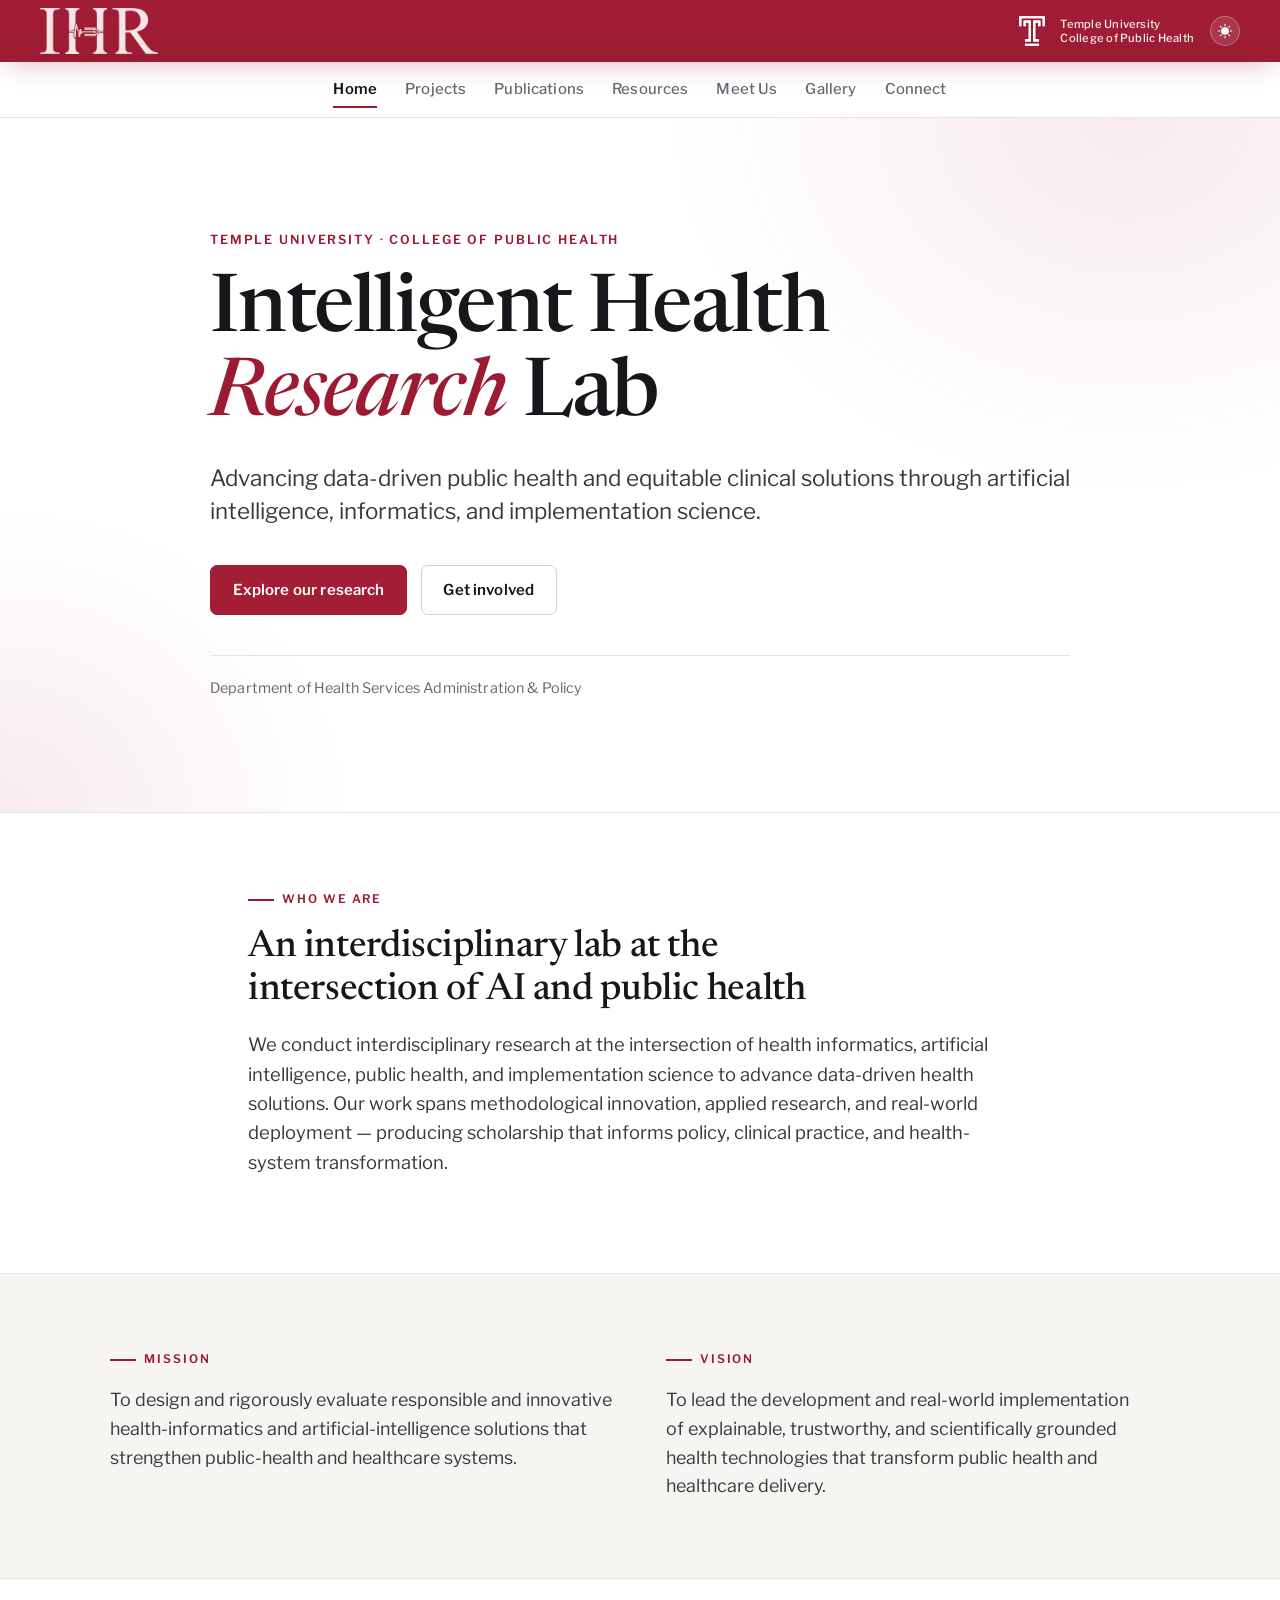
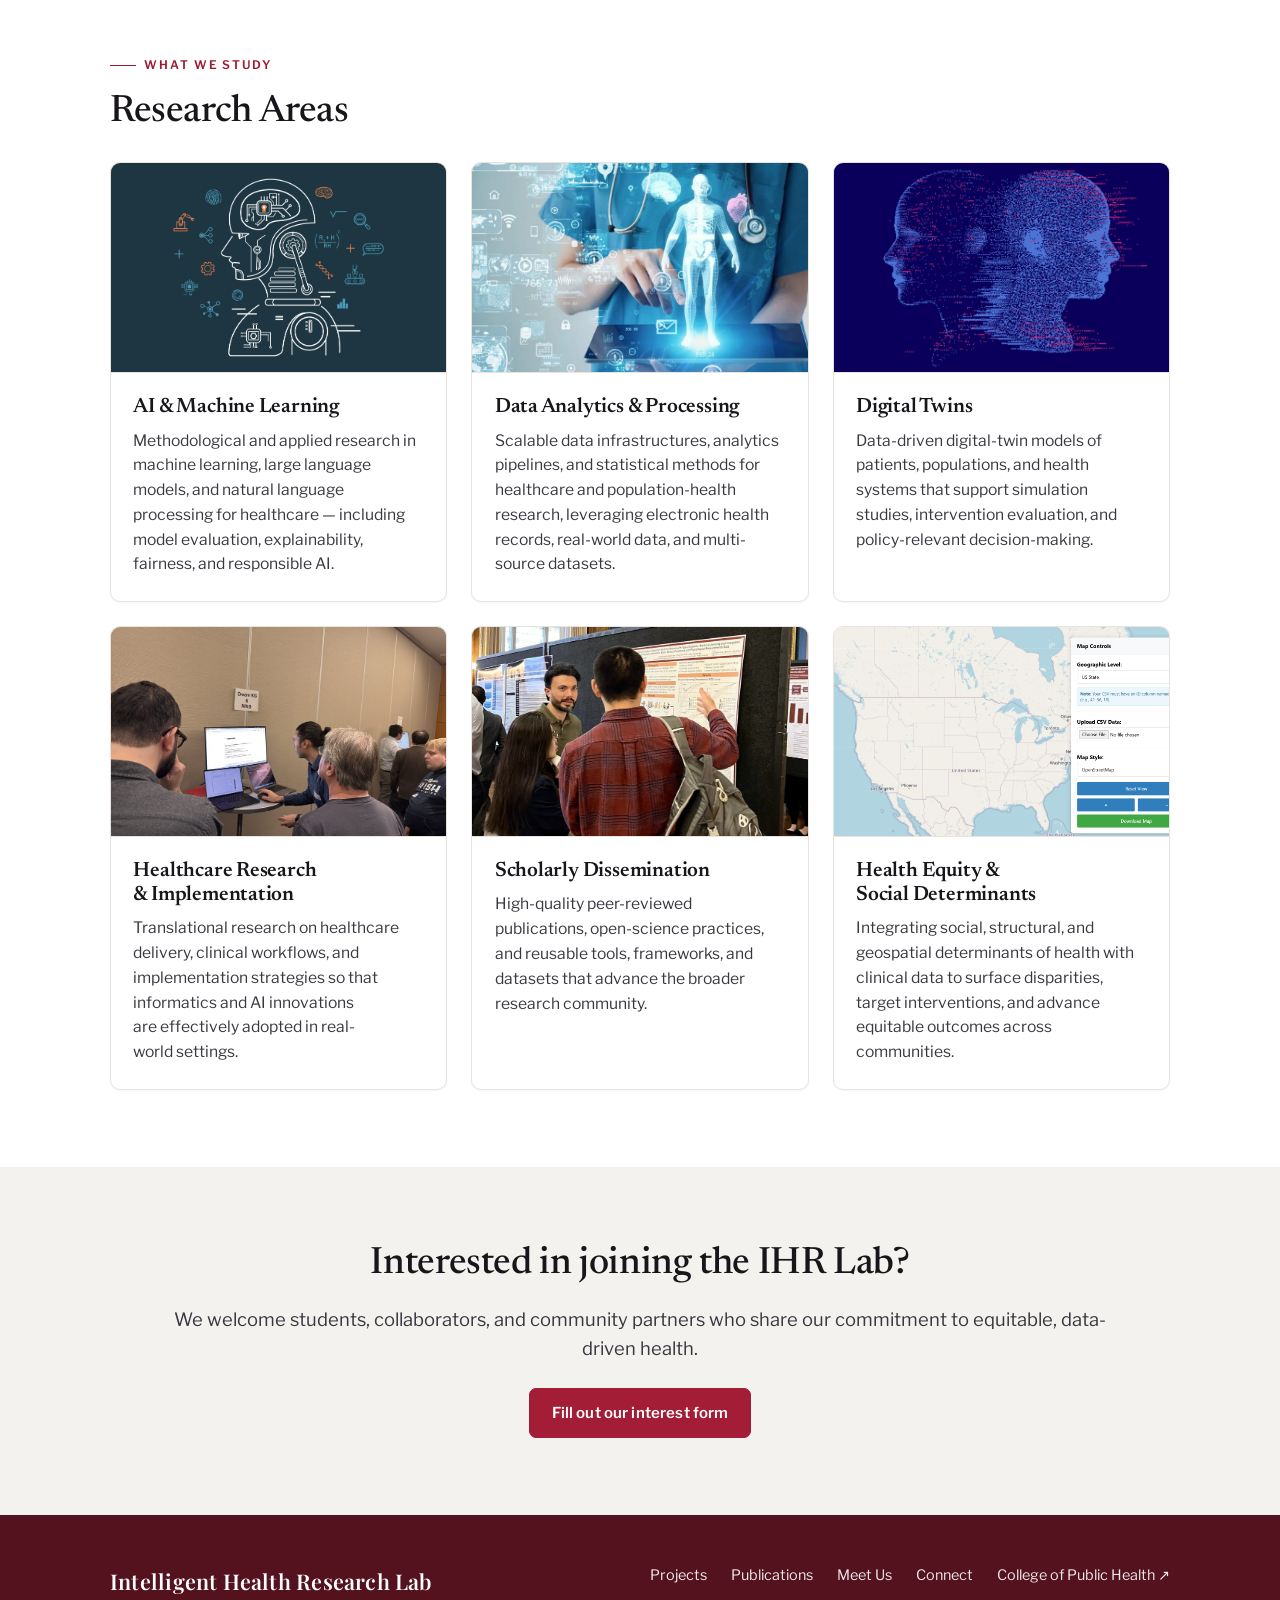
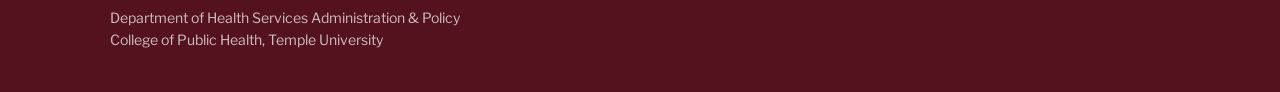
<file: index.html>
<!doctype html>
<html lang="en">
<head>
  <meta charset="utf-8">
  <meta name="viewport" content="width=device-width, initial-scale=1, viewport-fit=cover">
  <title>Intelligent Health Research Lab</title>
  <meta name="description" content="The Intelligent Health Research Lab at Temple University advances data-driven public health and equitable clinical solutions through AI, informatics, and implementation science.">
  <meta name="theme-color" content="#990000">
  <meta property="og:type" content="website">
  <meta property="og:site_name" content="Intelligent Health Research Lab">
  <meta property="og:title" content="Intelligent Health Research Lab">
  <meta property="og:description" content="The Intelligent Health Research Lab at Temple University advances data-driven public health and equitable clinical solutions through AI, informatics, and implementation science.">
  <meta property="og:image" content="assets/img/AI2Equity.png">
  <meta name="twitter:card" content="summary_large_image">
  <link rel="icon" type="image/png" href="assets/img/logo-icon.png">
  <link rel="preconnect" href="https://fonts.googleapis.com">
  <link rel="preconnect" href="https://fonts.gstatic.com" crossorigin>
  <link href="https://fonts.googleapis.com/css2?family=Newsreader:ital,opsz,wght@0,6..72,400;0,6..72,500;0,6..72,600;1,6..72,400;1,6..72,500&family=Playfair+Display:wght@500;600;700&family=Libre+Franklin:wght@400;500;600;700&display=swap" rel="stylesheet">
  <link rel="stylesheet" href="assets/css/style.css">
  <script>
    // Apply saved theme before paint to avoid flash
    try { var t = localStorage.getItem('ihr-theme'); if (t) document.documentElement.setAttribute('data-theme', t); } catch (e) {}
  </script>
</head>
<body>
  <a class="skip-link" href="#main">Skip to content</a>
  <header id="main-header">
    <div class="header-top">
      <a href="index.html" class="masthead-logo" aria-label="IHR Lab — Intelligent Health Research Lab, home">
        <img src="assets/img/logo-mark-white.png" alt="Intelligent Health Research Lab">
      </a>
      <div class="header-top-right">
        <img src="assets/img/temple-logo.svg" alt="Temple University" class="temple-logo-icon">
        <div class="temple-text">
          Temple University<br>
          College of Public Health
        </div>
        <button class="theme-toggle" type="button" aria-label="Toggle dark mode" title="Toggle dark mode">
          <svg class="sun" viewBox="0 0 24 24" width="18" height="18" aria-hidden="true"><path fill="currentColor" d="M12 4V2m0 20v-2m8-8h2M2 12h2m13.66 5.66 1.41 1.41M4.93 4.93l1.41 1.41m0 11.32-1.41 1.41M19.07 4.93l-1.41 1.41M12 7a5 5 0 1 0 0 10 5 5 0 0 0 0-10z" stroke="currentColor" stroke-width="1.6" fill="none" stroke-linecap="round"/></svg>
          <svg class="moon" viewBox="0 0 24 24" width="18" height="18" aria-hidden="true"><path fill="currentColor" d="M21 12.79A9 9 0 1 1 11.21 3 7 7 0 0 0 21 12.79z"/></svg>
        </button>
      </div>
    </div>
    <div class="container nav-container">
      <nav class="nav" aria-label="Primary">
        <button class="nav-toggle" aria-label="Toggle navigation" aria-controls="primary-nav" aria-expanded="false">
          <svg class="hamburger-icon" viewBox="0 0 24 24" width="24" height="24" fill="none" stroke="currentColor" stroke-width="1.8" stroke-linecap="round" aria-hidden="true"><line x1="4" y1="7" x2="20" y2="7"/><line x1="4" y1="12" x2="20" y2="12"/><line x1="4" y1="17" x2="20" y2="17"/></svg>
          <svg class="close-icon" viewBox="0 0 24 24" width="24" height="24" fill="none" stroke="currentColor" stroke-width="1.8" stroke-linecap="round" aria-hidden="true"><line x1="6.5" y1="6.5" x2="17.5" y2="17.5"/><line x1="17.5" y1="6.5" x2="6.5" y2="17.5"/></svg>
        </button>
        <div class="navlinks" id="primary-nav">
          <a href="index.html" aria-current="page">Home</a>
          <a href="projects.html">Projects</a>
          <a href="publications.html">Publications</a>
          <a href="resources.html">Resources</a>
          <a href="people.html">Meet Us</a>
          <a href="gallery.html">Gallery</a>
          <a href="connect.html">Connect</a>
        </div>
      </nav>
    </div>
  </header>

  <main id="main">
    <section class="hero">
      <div class="container hero-inner">
        <p class="hero-kicker">Temple University &middot; College of Public Health</p>
        <h1 class="hero-title">Intelligent Health <em>Research</em> Lab</h1>
        <p class="hero-lead">Advancing data-driven public health and equitable clinical solutions through artificial intelligence, informatics, and implementation science.</p>
        <div class="hero-actions">
          <a class="btn" href="projects.html">Explore our research</a>
          <a class="btn ghost" href="connect.html">Get involved</a>
        </div>
        <p class="hero-meta">Department of Health Services Administration &amp; Policy</p>
      </div>
    </section>

    <section class="section">
      <div class="container measure">
        <span class="eyebrow">Who we are</span>
        <h2>An interdisciplinary lab at the intersection of AI and public health</h2>
        <p class="lead">We conduct interdisciplinary research at the intersection of health informatics, artificial intelligence, public health, and implementation science to advance data-driven health solutions. Our work spans methodological innovation, applied research, and real-world deployment &mdash; producing scholarship that informs policy, clinical practice, and health-system transformation.</p>
      </div>
    </section>

    <section class="section band">
      <div class="container">
        <div class="mv-grid">
          <div class="mv-item">
            <span class="eyebrow">Mission</span>
            <p>To design and rigorously evaluate responsible and innovative health-informatics and artificial-intelligence solutions that strengthen public-health and healthcare systems.</p>
          </div>
          <div class="mv-item">
            <span class="eyebrow">Vision</span>
            <p>To lead the development and real-world implementation of explainable, trustworthy, and scientifically grounded health technologies that transform public health and healthcare delivery.</p>
          </div>
        </div>
      </div>
    </section>

    <section class="section">
      <div class="container">
        <span class="eyebrow">What we study</span>
        <h2>Research Areas</h2>
        <div class="grid" style="margin-top:1.75rem">
          <article class="card feature-card">
            <img src="assets/img/AI.webp" alt="Abstract visualization of artificial intelligence and machine learning">
            <div class="card-body">
              <h3>AI &amp; Machine Learning</h3>
              <p>Methodological and applied research in machine learning, large language models, and natural language processing for healthcare &mdash; including model evaluation, explainability, fairness, and responsible AI.</p>
            </div>
          </article>
          <article class="card feature-card">
            <img src="assets/img/Data analytics.webp" alt="Data analytics dashboards and charts">
            <div class="card-body">
              <h3>Data Analytics &amp; Processing</h3>
              <p>Scalable data infrastructures, analytics pipelines, and statistical methods for healthcare and population-health research, leveraging electronic health records, real-world data, and multi-source datasets.</p>
            </div>
          </article>
          <article class="card feature-card">
            <img src="assets/img/Digital twin.jpeg" alt="Conceptual rendering of a digital twin">
            <div class="card-body">
              <h3>Digital Twins</h3>
              <p>Data-driven digital-twin models of patients, populations, and health systems that support simulation studies, intervention evaluation, and policy-relevant decision-making.</p>
            </div>
          </article>
          <article class="card feature-card">
            <img src="assets/img/card-healthcare.jpg" alt="Lab members demonstrating research at a conference">
            <div class="card-body">
              <h3>Healthcare Research &amp; Implementation</h3>
              <p>Translational research on healthcare delivery, clinical workflows, and implementation strategies so that informatics and AI innovations are effectively adopted in real-world settings.</p>
            </div>
          </article>
          <article class="card feature-card">
            <img src="assets/img/card-scholarly.jpg" alt="Presenting research at a poster session">
            <div class="card-body">
              <h3>Scholarly Dissemination</h3>
              <p>High-quality peer-reviewed publications, open-science practices, and reusable tools, frameworks, and datasets that advance the broader research community.</p>
            </div>
          </article>
          <article class="card feature-card">
            <img src="assets/img/Chloropleth map.png" alt="Choropleth map of health outcomes across communities">
            <div class="card-body">
              <h3>Health Equity &amp; Social Determinants</h3>
              <p>Integrating social, structural, and geospatial determinants of health with clinical data to surface disparities, target interventions, and advance equitable outcomes across communities.</p>
            </div>
          </article>
        </div>
      </div>
    </section>

    <section id="join" class="section center" style="background:var(--surface-alt)">
      <div class="container">
        <h2>Interested in joining the IHR Lab?</h2>
        <p class="lead" style="margin-inline:auto">We welcome students, collaborators, and community partners who share our commitment to equitable, data-driven health.</p>
        <div style="margin-top:1.5rem">
          <a class="btn" href="https://chpswtemple.co1.qualtrics.com/jfe/form/SV_abNCbCDSdL3J7OS" target="_blank" rel="noopener">Fill out our interest form</a>
        </div>
      </div>
    </section>
  </main>

  <footer>
    <div class="container">
      <div class="footer-brand">
        <span class="footer-sig">Intelligent Health Research Lab</span>
        <span class="small">
          Department of Health Services Administration &amp; Policy<br>
          College of Public Health, Temple University
        </span>
      </div>
      <div class="footer-links">
        <a href="projects.html">Projects</a>
        <a href="publications.html">Publications</a>
        <a href="people.html">Meet Us</a>
        <a href="connect.html">Connect</a>
        <a href="https://cph.temple.edu/" target="_blank" rel="noopener">College of Public Health &#8599;</a>
      </div>
    </div>
  </footer>

  <script>
    // Footer year
    var y = document.getElementById('year'); if (y) y.textContent = new Date().getFullYear();
    // Mobile nav toggle
    var toggle = document.querySelector('.nav-toggle');
    var nav = document.getElementById('primary-nav');
    if (toggle && nav) {
      toggle.addEventListener('click', function () {
        var open = nav.classList.toggle('open');
        toggle.classList.toggle('open', open);
        toggle.setAttribute('aria-expanded', String(open));
      });
    }
    // Generic expand/collapse (projects, bios, project detail)
    document.querySelectorAll('.js-toggle').forEach(function (btn) {
      btn.addEventListener('click', function () {
        var target = document.querySelector(btn.getAttribute('data-target'));
        if (!target) return;
        var cls = btn.getAttribute('data-class') || 'collapsed';
        var on = target.classList.toggle(cls);
        btn.textContent = on ? (btn.getAttribute('data-more') || 'Read more')
                             : (btn.getAttribute('data-less') || 'Show less');
        btn.setAttribute('aria-expanded', String(!on));
      });
    });
    // Gallery "load more": reveal hidden items, hide the button
    document.querySelectorAll('.js-showmore').forEach(function (btn) {
      btn.addEventListener('click', function () {
        document.querySelectorAll(btn.getAttribute('data-target')).forEach(function (el) { el.hidden = false; });
        btn.hidden = true;
      });
    });
    // Theme toggle
    var tt = document.querySelector('.theme-toggle');
    if (tt) {
      tt.addEventListener('click', function () {
        var root = document.documentElement;
        var isDark = root.getAttribute('data-theme') === 'dark'
          || (!root.getAttribute('data-theme') && window.matchMedia('(prefers-color-scheme: dark)').matches);
        var next = isDark ? 'light' : 'dark';
        root.setAttribute('data-theme', next);
        try { localStorage.setItem('ihr-theme', next); } catch (e) {}
      });
    }
  </script>
</body>
</html>
</file>
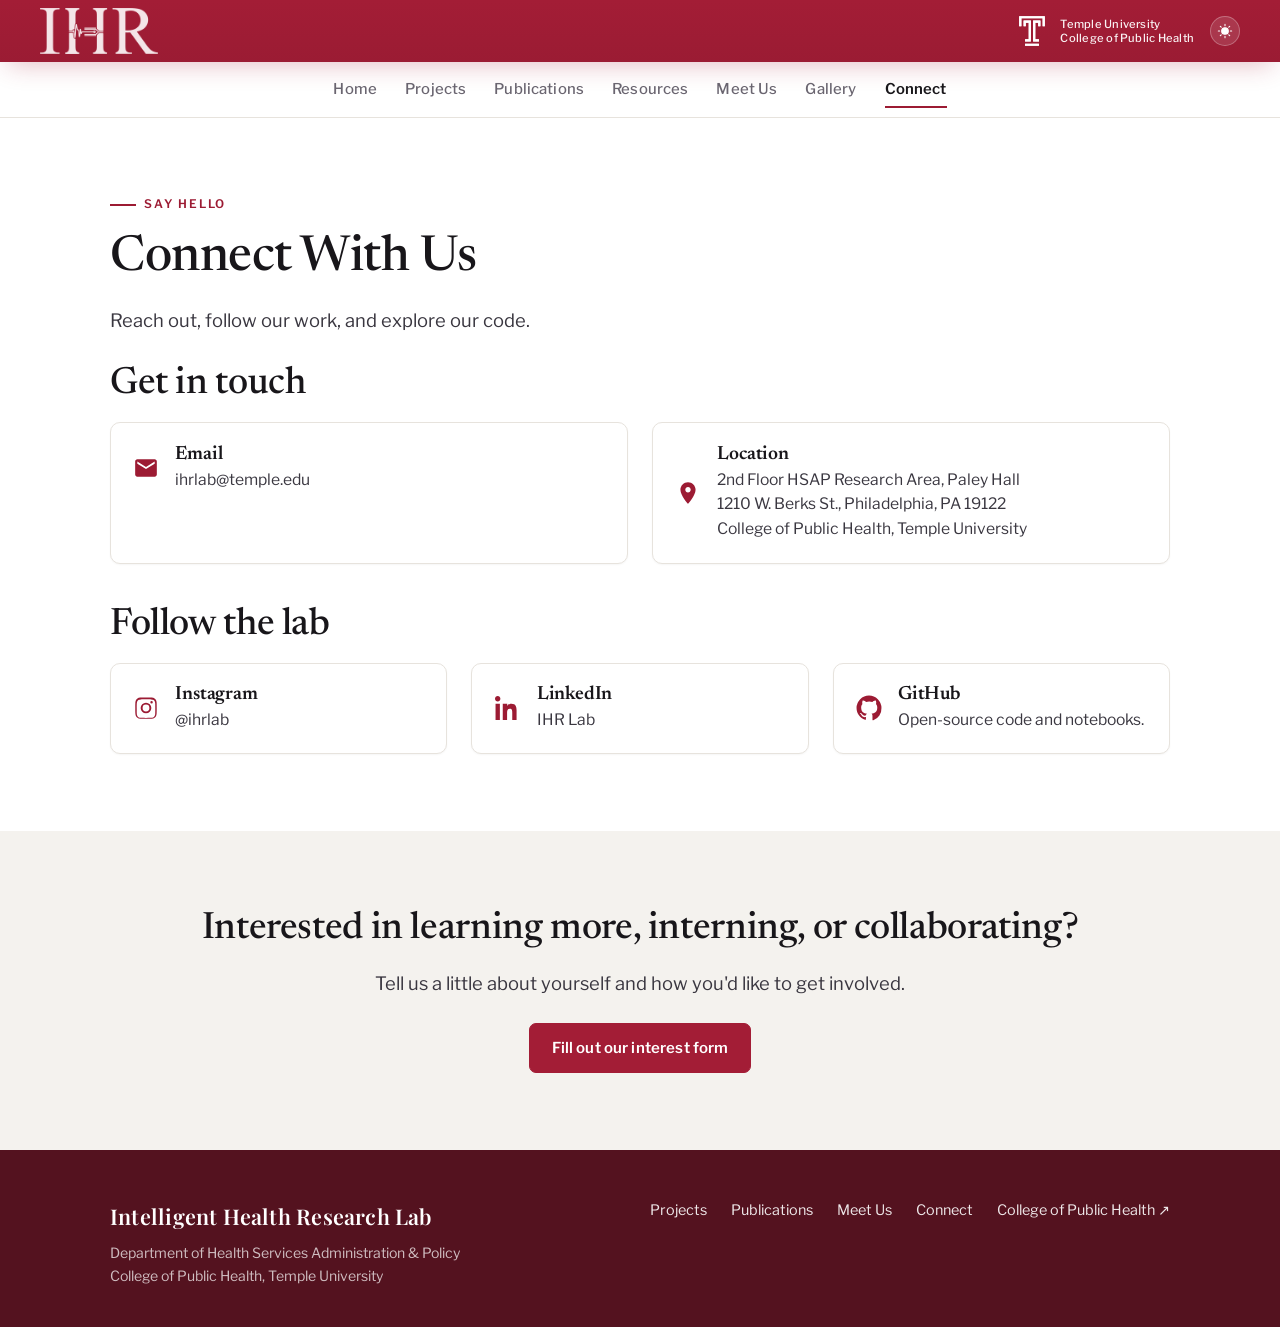
<file: connect.html>
<!doctype html>
<html lang="en">
<head>
  <meta charset="utf-8">
  <meta name="viewport" content="width=device-width, initial-scale=1, viewport-fit=cover">
  <title>Connect · IHR Lab</title>
  <meta name="description" content="Connect with the Intelligent Health Research Lab: email, location, Instagram, LinkedIn, GitHub, and our interest form for students and collaborators.">
  <meta name="theme-color" content="#990000">
  <meta property="og:type" content="website">
  <meta property="og:site_name" content="Intelligent Health Research Lab">
  <meta property="og:title" content="Connect · IHR Lab">
  <meta property="og:description" content="Connect with the Intelligent Health Research Lab: email, location, Instagram, LinkedIn, GitHub, and our interest form for students and collaborators.">
  <meta property="og:image" content="assets/img/AI2Equity.png">
  <meta name="twitter:card" content="summary_large_image">
  <link rel="icon" type="image/png" href="assets/img/logo-icon.png">
  <link rel="preconnect" href="https://fonts.googleapis.com">
  <link rel="preconnect" href="https://fonts.gstatic.com" crossorigin>
  <link href="https://fonts.googleapis.com/css2?family=Newsreader:ital,opsz,wght@0,6..72,400;0,6..72,500;0,6..72,600;1,6..72,400;1,6..72,500&family=Playfair+Display:wght@500;600;700&family=Libre+Franklin:wght@400;500;600;700&display=swap" rel="stylesheet">
  <link rel="stylesheet" href="assets/css/style.css">
  <script>
    // Apply saved theme before paint to avoid flash
    try { var t = localStorage.getItem('ihr-theme'); if (t) document.documentElement.setAttribute('data-theme', t); } catch (e) {}
  </script>
</head>
<body>
  <a class="skip-link" href="#main">Skip to content</a>
  <header id="main-header">
    <div class="header-top">
      <a href="index.html" class="masthead-logo" aria-label="IHR Lab — Intelligent Health Research Lab, home">
        <img src="assets/img/logo-mark-white.png" alt="Intelligent Health Research Lab">
      </a>
      <div class="header-top-right">
        <img src="assets/img/temple-logo.svg" alt="Temple University" class="temple-logo-icon">
        <div class="temple-text">
          Temple University<br>
          College of Public Health
        </div>
        <button class="theme-toggle" type="button" aria-label="Toggle dark mode" title="Toggle dark mode">
          <svg class="sun" viewBox="0 0 24 24" width="18" height="18" aria-hidden="true"><path fill="currentColor" d="M12 4V2m0 20v-2m8-8h2M2 12h2m13.66 5.66 1.41 1.41M4.93 4.93l1.41 1.41m0 11.32-1.41 1.41M19.07 4.93l-1.41 1.41M12 7a5 5 0 1 0 0 10 5 5 0 0 0 0-10z" stroke="currentColor" stroke-width="1.6" fill="none" stroke-linecap="round"/></svg>
          <svg class="moon" viewBox="0 0 24 24" width="18" height="18" aria-hidden="true"><path fill="currentColor" d="M21 12.79A9 9 0 1 1 11.21 3 7 7 0 0 0 21 12.79z"/></svg>
        </button>
      </div>
    </div>
    <div class="container nav-container">
      <nav class="nav" aria-label="Primary">
        <button class="nav-toggle" aria-label="Toggle navigation" aria-controls="primary-nav" aria-expanded="false">
          <svg class="hamburger-icon" viewBox="0 0 24 24" width="24" height="24" fill="none" stroke="currentColor" stroke-width="1.8" stroke-linecap="round" aria-hidden="true"><line x1="4" y1="7" x2="20" y2="7"/><line x1="4" y1="12" x2="20" y2="12"/><line x1="4" y1="17" x2="20" y2="17"/></svg>
          <svg class="close-icon" viewBox="0 0 24 24" width="24" height="24" fill="none" stroke="currentColor" stroke-width="1.8" stroke-linecap="round" aria-hidden="true"><line x1="6.5" y1="6.5" x2="17.5" y2="17.5"/><line x1="17.5" y1="6.5" x2="6.5" y2="17.5"/></svg>
        </button>
        <div class="navlinks" id="primary-nav">
          <a href="index.html">Home</a>
          <a href="projects.html">Projects</a>
          <a href="publications.html">Publications</a>
          <a href="resources.html">Resources</a>
          <a href="people.html">Meet Us</a>
          <a href="gallery.html">Gallery</a>
          <a href="connect.html" aria-current="page">Connect</a>
        </div>
      </nav>
    </div>
  </header>

  <main id="main">
    <section class="section">
      <div class="container">
        <span class="eyebrow">Say hello</span>
        <h1>Connect With Us</h1>
        <p class="lead">Reach out, follow our work, and explore our code.</p>

        <h2 style="margin-top:1.75rem">Get in touch</h2>
        <div class="grid grid-2" style="margin-top:1rem">
          <a class="card social-card" href="mailto:ihrlab@temple.edu">
            <div class="social-row">
              <svg class="icon" viewBox="0 0 24 24" aria-hidden="true"><path fill="currentColor" d="M20 4H4c-1.1 0-2 .9-2 2v12c0 1.1.9 2 2 2h16c1.1 0 2-.9 2-2V6c0-1.1-.9-2-2-2zm0 4l-8 5-8-5V6l8 5 8-5v2z"/></svg>
              <div>
                <h3>Email</h3>
                <p class="small muted">ihrlab@temple.edu</p>
              </div>
            </div>
          </a>
          <div class="card social-card">
            <div class="social-row">
              <svg class="icon" viewBox="0 0 24 24" aria-hidden="true"><path fill="currentColor" d="M12 2C8.13 2 5 5.13 5 9c0 5.25 7 13 7 13s7-7.75 7-13c0-3.87-3.13-7-7-7zm0 9.5c-1.38 0-2.5-1.12-2.5-2.5s1.12-2.5 2.5-2.5 2.5 1.12 2.5 2.5-1.12 2.5-2.5 2.5z"/></svg>
              <div>
                <h3>Location</h3>
                <p class="small muted">2nd Floor HSAP Research Area, Paley Hall<br>1210 W. Berks St., Philadelphia, PA 19122<br>College of Public Health, Temple University</p>
              </div>
            </div>
          </div>
        </div>

        <h2 style="margin-top:2.5rem">Follow the lab</h2>
        <div class="grid" style="margin-top:1rem">
          <a class="card social-card" href="https://instagram.com/ihrlab" target="_blank" rel="noopener">
            <div class="social-row">
              <svg class="icon" viewBox="0 0 24 24" aria-hidden="true"><path fill="currentColor" d="M12 2.2c3.2 0 3.6 0 4.9.07 1.17.05 1.8.25 2.23.42.56.22.96.48 1.38.9.42.42.68.82.9 1.38.17.42.37 1.06.42 2.23.06 1.27.07 1.65.07 4.85s0 3.58-.07 4.85c-.05 1.17-.25 1.8-.42 2.23-.22.56-.48.96-.9 1.38-.42.42-.82.68-1.38.9-.42.17-1.06.37-2.23.42-1.27.06-1.65.07-4.9.07s-3.63 0-4.9-.07c-1.17-.05-1.8-.25-2.23-.42a3.7 3.7 0 0 1-1.38-.9 3.7 3.7 0 0 1-.9-1.38c-.17-.42-.37-1.06-.42-2.23-.06-1.27-.07-1.65-.07-4.85s0-3.58.07-4.85c.05-1.17.25-1.8.42-2.23.22-.56.48-.96.9-1.38.42-.42.82-.68 1.38-.9.42-.17 1.06-.37 2.23-.42C8.4 2.2 8.8 2.2 12 2.2zm0 1.8c-3.14 0-3.5.01-4.74.07-.9.04-1.38.19-1.7.32-.43.16-.73.36-1.05.68-.32.32-.52.62-.68 1.05-.13.32-.28.8-.32 1.7-.06 1.24-.07 1.6-.07 4.74s.01 3.5.07 4.74c.04.9.19 1.38.32 1.7.16.43.36.73.68 1.05.32.32.62.52 1.05.68.32.13.8.28 1.7.32 1.24.06 1.6.07 4.74.07s3.5-.01 4.74-.07c.9-.04 1.38-.19 1.7-.32.43-.16.73-.36 1.05-.68.32-.32.52-.62.68-1.05.13-.32.28-.8.32-1.7.06-1.24.07-1.6.07-4.74s-.01-3.5-.07-4.74c-.04-.9-.19-1.38-.32-1.7a2.8 2.8 0 0 0-.68-1.05 2.8 2.8 0 0 0-1.05-.68c-.32-.13-.8-.28-1.7-.32C15.5 4.01 15.14 4 12 4zm0 3.06A4.94 4.94 0 1 1 12 16.94 4.94 4.94 0 0 1 12 7.06zm0 1.8a3.14 3.14 0 1 0 0 6.28 3.14 3.14 0 0 0 0-6.28zm5.14-3.24a1.15 1.15 0 1 1 0 2.3 1.15 1.15 0 0 1 0-2.3z"/></svg>
              <div>
                <h3>Instagram</h3>
                <p class="small muted">@ihrlab</p>
              </div>
            </div>
          </a>
          <a class="card social-card" href="https://linkedin.com/company/tuihrlab/" target="_blank" rel="noopener">
            <div class="social-row">
              <svg class="icon" viewBox="0 0 24 24" aria-hidden="true"><path fill="currentColor" d="M4.98 3.5C4.98 4.88 3.86 6 2.5 6S0 4.88 0 3.5 1.12 1 2.5 1s2.48 1.12 2.48 2.5zM.5 8h4V23h-4V8zm7 0h3.8v2.05h.05c.53-1 1.84-2.05 3.78-2.05 4.04 0 4.79 2.66 4.79 6.12V23h-4v-6.66c0-1.59-.03-3.63-2.21-3.63-2.21 0-2.55 1.73-2.55 3.52V23h-4V8z"/></svg>
              <div>
                <h3>LinkedIn</h3>
                <p class="small muted">IHR Lab</p>
              </div>
            </div>
          </a>
          <a class="card social-card" href="https://github.com/IHRLab" target="_blank" rel="noopener">
            <div class="social-row">
              <svg class="icon" viewBox="0 0 24 24" aria-hidden="true"><path fill="currentColor" d="M12 .5A11.5 11.5 0 0 0 .5 12c0 5.07 3.29 9.36 7.86 10.88.58.11.79-.25.79-.56v-2c-3.2.7-3.87-1.36-3.87-1.36-.53-1.33-1.3-1.69-1.3-1.69-1.06-.73.08-.72.08-.72 1.17.08 1.79 1.22 1.79 1.22 1.04 1.78 2.73 1.27 3.4.97.11-.76.41-1.27.75-1.56-2.55-.29-5.23-1.28-5.23-5.69 0-1.26.45-2.29 1.2-3.1-.12-.3-.52-1.53.12-3.19 0 0 .98-.31 3.2 1.18a11.1 11.1 0 0 1 5.82 0c2.22-1.49 3.2-1.18 3.2-1.18.64 1.66.24 2.89.12 3.19.75.81 1.2 1.84 1.2 3.1 0 4.42-2.68 5.4-5.24 5.68.43.38.81 1.12.81 2.26v3.35c0 .31.21.68.8.56A11.5 11.5 0 0 0 23.5 12 11.5 11.5 0 0 0 12 .5z"/></svg>
              <div>
                <h3>GitHub</h3>
                <p class="small muted">Open-source code and notebooks.</p>
              </div>
            </div>
          </a>
        </div>
      </div>
    </section>

    <section id="join" class="section center" style="background:var(--surface-alt)">
      <div class="container">
        <h2>Interested in learning more, interning, or collaborating?</h2>
        <p class="lead" style="margin-inline:auto">Tell us a little about yourself and how you'd like to get involved.</p>
        <div style="margin-top:1.5rem">
          <a class="btn" href="https://chpswtemple.co1.qualtrics.com/jfe/form/SV_abNCbCDSdL3J7OS" target="_blank" rel="noopener">Fill out our interest form</a>
        </div>
      </div>
    </section>
  </main>

  <footer>
    <div class="container">
      <div class="footer-brand">
        <span class="footer-sig">Intelligent Health Research Lab</span>
        <span class="small">
          Department of Health Services Administration &amp; Policy<br>
          College of Public Health, Temple University
        </span>
      </div>
      <div class="footer-links">
        <a href="projects.html">Projects</a>
        <a href="publications.html">Publications</a>
        <a href="people.html">Meet Us</a>
        <a href="connect.html">Connect</a>
        <a href="https://cph.temple.edu/" target="_blank" rel="noopener">College of Public Health &#8599;</a>
      </div>
    </div>
  </footer>

  <script>
    // Footer year
    var y = document.getElementById('year'); if (y) y.textContent = new Date().getFullYear();
    // Mobile nav toggle
    var toggle = document.querySelector('.nav-toggle');
    var nav = document.getElementById('primary-nav');
    if (toggle && nav) {
      toggle.addEventListener('click', function () {
        var open = nav.classList.toggle('open');
        toggle.classList.toggle('open', open);
        toggle.setAttribute('aria-expanded', String(open));
      });
    }
    // Generic expand/collapse (projects, bios, project detail)
    document.querySelectorAll('.js-toggle').forEach(function (btn) {
      btn.addEventListener('click', function () {
        var target = document.querySelector(btn.getAttribute('data-target'));
        if (!target) return;
        var cls = btn.getAttribute('data-class') || 'collapsed';
        var on = target.classList.toggle(cls);
        btn.textContent = on ? (btn.getAttribute('data-more') || 'Read more')
                             : (btn.getAttribute('data-less') || 'Show less');
        btn.setAttribute('aria-expanded', String(!on));
      });
    });
    // Gallery "load more": reveal hidden items, hide the button
    document.querySelectorAll('.js-showmore').forEach(function (btn) {
      btn.addEventListener('click', function () {
        document.querySelectorAll(btn.getAttribute('data-target')).forEach(function (el) { el.hidden = false; });
        btn.hidden = true;
      });
    });
    // Theme toggle
    var tt = document.querySelector('.theme-toggle');
    if (tt) {
      tt.addEventListener('click', function () {
        var root = document.documentElement;
        var isDark = root.getAttribute('data-theme') === 'dark'
          || (!root.getAttribute('data-theme') && window.matchMedia('(prefers-color-scheme: dark)').matches);
        var next = isDark ? 'light' : 'dark';
        root.setAttribute('data-theme', next);
        try { localStorage.setItem('ihr-theme', next); } catch (e) {}
      });
    }
  </script>
</body>
</html>
</file>
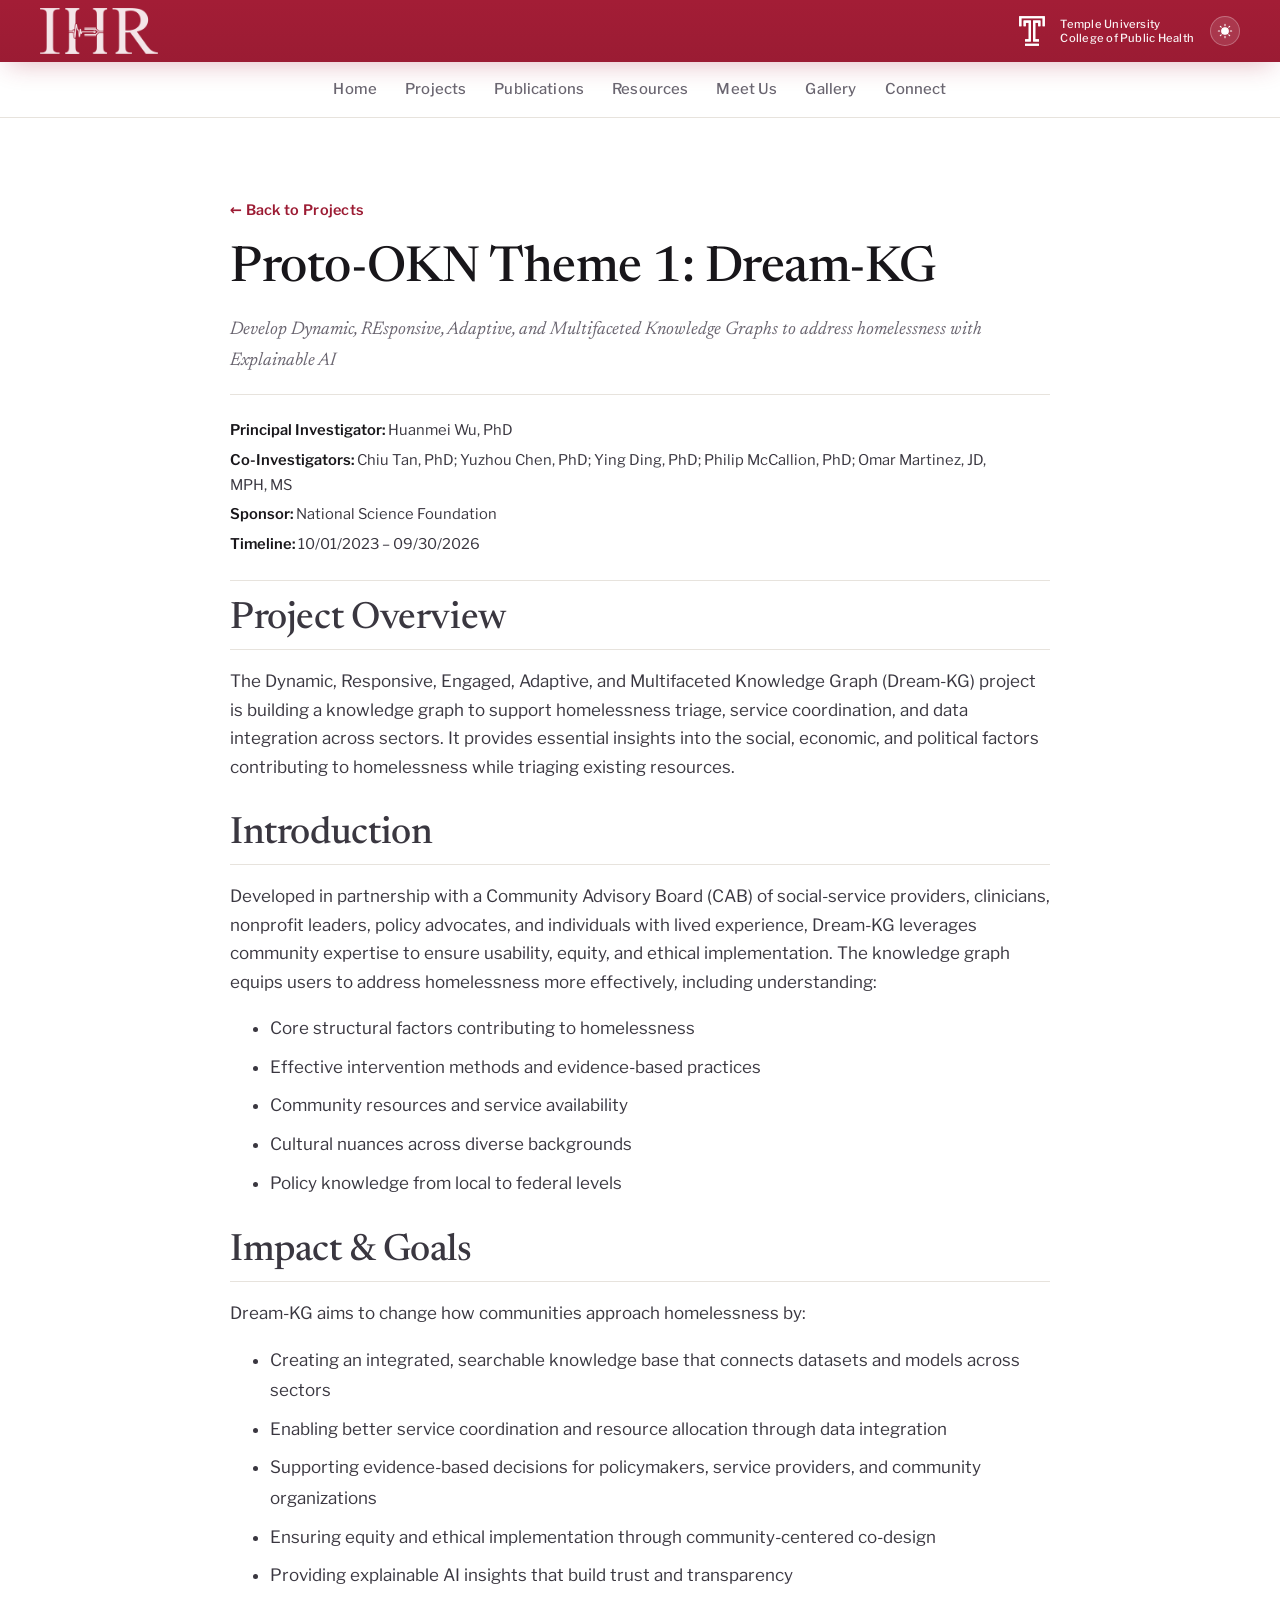
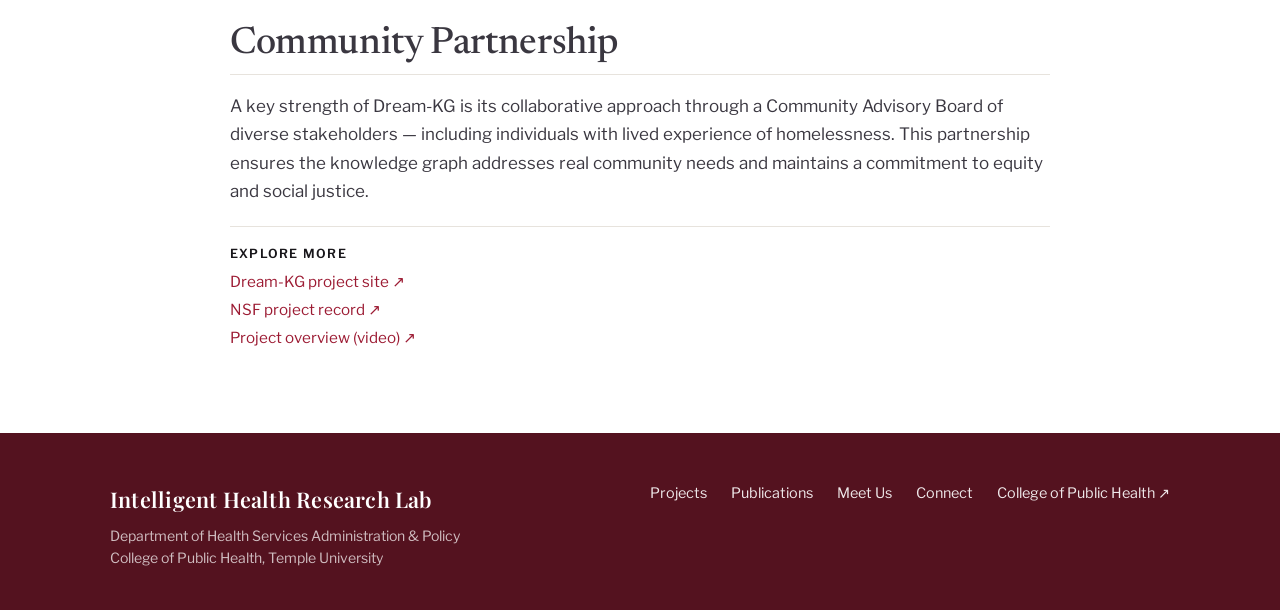
<file: dream-kg.html>
<!doctype html>
<html lang="en">
<head>
  <meta charset="utf-8">
  <meta name="viewport" content="width=device-width, initial-scale=1, viewport-fit=cover">
  <title>Dream-KG · IHR Lab</title>
  <meta name="description" content="Proto-OKN Theme 1: Dream-KG — community co-designed knowledge graphs addressing homelessness with explainable AI.">
  <meta name="theme-color" content="#990000">
  <meta property="og:type" content="website">
  <meta property="og:site_name" content="Intelligent Health Research Lab">
  <meta property="og:title" content="Dream-KG · IHR Lab">
  <meta property="og:description" content="Proto-OKN Theme 1: Dream-KG — community co-designed knowledge graphs addressing homelessness with explainable AI.">
  <meta property="og:image" content="assets/img/AI2Equity.png">
  <meta name="twitter:card" content="summary_large_image">
  <link rel="icon" type="image/png" href="assets/img/logo-icon.png">
  <link rel="preconnect" href="https://fonts.googleapis.com">
  <link rel="preconnect" href="https://fonts.gstatic.com" crossorigin>
  <link href="https://fonts.googleapis.com/css2?family=Newsreader:ital,opsz,wght@0,6..72,400;0,6..72,500;0,6..72,600;1,6..72,400;1,6..72,500&family=Playfair+Display:wght@500;600;700&family=Libre+Franklin:wght@400;500;600;700&display=swap" rel="stylesheet">
  <link rel="stylesheet" href="assets/css/style.css">
  <script>
    // Apply saved theme before paint to avoid flash
    try { var t = localStorage.getItem('ihr-theme'); if (t) document.documentElement.setAttribute('data-theme', t); } catch (e) {}
  </script>
  <style>
    .project-detail{ max-width:900px; margin:0 auto }
    .project-detail h2{ color:var(--primary-text); margin-top:2rem; margin-bottom:1rem; border-bottom:1px solid var(--border); padding-bottom:.5rem }
    .project-detail h2:first-of-type{ margin-top:1rem }
    .project-detail ul{ line-height:1.8 } .project-detail li{ margin-bottom:.5rem }
  </style>
</head>
<body>
  <a class="skip-link" href="#main">Skip to content</a>
  <header id="main-header">
    <div class="header-top">
      <a href="index.html" class="masthead-logo" aria-label="IHR Lab — Intelligent Health Research Lab, home">
        <img src="assets/img/logo-mark-white.png" alt="Intelligent Health Research Lab">
      </a>
      <div class="header-top-right">
        <img src="assets/img/temple-logo.svg" alt="Temple University" class="temple-logo-icon">
        <div class="temple-text">
          Temple University<br>
          College of Public Health
        </div>
        <button class="theme-toggle" type="button" aria-label="Toggle dark mode" title="Toggle dark mode">
          <svg class="sun" viewBox="0 0 24 24" width="18" height="18" aria-hidden="true"><path fill="currentColor" d="M12 4V2m0 20v-2m8-8h2M2 12h2m13.66 5.66 1.41 1.41M4.93 4.93l1.41 1.41m0 11.32-1.41 1.41M19.07 4.93l-1.41 1.41M12 7a5 5 0 1 0 0 10 5 5 0 0 0 0-10z" stroke="currentColor" stroke-width="1.6" fill="none" stroke-linecap="round"/></svg>
          <svg class="moon" viewBox="0 0 24 24" width="18" height="18" aria-hidden="true"><path fill="currentColor" d="M21 12.79A9 9 0 1 1 11.21 3 7 7 0 0 0 21 12.79z"/></svg>
        </button>
      </div>
    </div>
    <div class="container nav-container">
      <nav class="nav" aria-label="Primary">
        <button class="nav-toggle" aria-label="Toggle navigation" aria-controls="primary-nav" aria-expanded="false">
          <svg class="hamburger-icon" viewBox="0 0 24 24" width="24" height="24" fill="none" stroke="currentColor" stroke-width="1.8" stroke-linecap="round" aria-hidden="true"><line x1="4" y1="7" x2="20" y2="7"/><line x1="4" y1="12" x2="20" y2="12"/><line x1="4" y1="17" x2="20" y2="17"/></svg>
          <svg class="close-icon" viewBox="0 0 24 24" width="24" height="24" fill="none" stroke="currentColor" stroke-width="1.8" stroke-linecap="round" aria-hidden="true"><line x1="6.5" y1="6.5" x2="17.5" y2="17.5"/><line x1="17.5" y1="6.5" x2="6.5" y2="17.5"/></svg>
        </button>
        <div class="navlinks" id="primary-nav">
          <a href="index.html">Home</a>
          <a href="projects.html">Projects</a>
          <a href="publications.html">Publications</a>
          <a href="resources.html">Resources</a>
          <a href="people.html">Meet Us</a>
          <a href="gallery.html">Gallery</a>
          <a href="connect.html">Connect</a>
        </div>
      </nav>
    </div>
  </header>

  <main id="main">
    <section class="section">
      <div class="container project-detail">
        <a href="projects.html" class="back-link">&larr; Back to Projects</a>
        <h1>Proto-OKN Theme 1: Dream-KG</h1>
        <p class="project-tagline" style="font-size:1.15rem">Develop Dynamic, REsponsive, Adaptive, and Multifaceted Knowledge Graphs to address homelessness with Explainable AI</p>

        <div class="meta-block">
          <p><strong>Principal Investigator:</strong> Huanmei Wu, PhD</p>
          <p><strong>Co-Investigators:</strong> Chiu Tan, PhD; Yuzhou Chen, PhD; Ying Ding, PhD; Philip McCallion, PhD; Omar Martinez, JD, MPH, MS</p>
          <p><strong>Sponsor:</strong> National Science Foundation</p>
          <p><strong>Timeline:</strong> 10/01/2023 &ndash; 09/30/2026</p>
        </div>

        <h2>Project Overview</h2>
        <p>The Dynamic, Responsive, Engaged, Adaptive, and Multifaceted Knowledge Graph (Dream-KG) project is building a knowledge graph to support homelessness triage, service coordination, and data integration across sectors. It provides essential insights into the social, economic, and political factors contributing to homelessness while triaging existing resources.</p>

        <h2>Introduction</h2>
        <p>Developed in partnership with a Community Advisory Board (CAB) of social-service providers, clinicians, nonprofit leaders, policy advocates, and individuals with lived experience, Dream-KG leverages community expertise to ensure usability, equity, and ethical implementation. The knowledge graph equips users to address homelessness more effectively, including understanding:</p>
        <ul>
          <li>Core structural factors contributing to homelessness</li>
          <li>Effective intervention methods and evidence-based practices</li>
          <li>Community resources and service availability</li>
          <li>Cultural nuances across diverse backgrounds</li>
          <li>Policy knowledge from local to federal levels</li>
        </ul>

        <h2>Impact &amp; Goals</h2>
        <p>Dream-KG aims to change how communities approach homelessness by:</p>
        <ul>
          <li>Creating an integrated, searchable knowledge base that connects datasets and models across sectors</li>
          <li>Enabling better service coordination and resource allocation through data integration</li>
          <li>Supporting evidence-based decisions for policymakers, service providers, and community organizations</li>
          <li>Ensuring equity and ethical implementation through community-centered co-design</li>
          <li>Providing explainable AI insights that build trust and transparency</li>
        </ul>

        <h2>Community Partnership</h2>
        <p>A key strength of Dream-KG is its collaborative approach through a Community Advisory Board of diverse stakeholders &mdash; including individuals with lived experience of homelessness. This partnership ensures the knowledge graph addresses real community needs and maintains a commitment to equity and social justice.</p>

        <div class="explore-more">
          <h4>Explore more</h4>
          <a href="https://dreamkg.com/" target="_blank" rel="noopener">Dream-KG project site &#8599;</a>
          <a href="https://nsf.elsevierpure.com/en/projects/proto-okn-theme-1-dream-kdevelop-dynamic-responsive-adaptive-and-/" target="_blank" rel="noopener">NSF project record &#8599;</a>
          <a href="https://youtu.be/S-pOfgtU4ik?si=94LSvWGOjjKpJPO3" target="_blank" rel="noopener">Project overview (video) &#8599;</a>
        </div>
      </div>
    </section>
  </main>

  <footer>
    <div class="container">
      <div class="footer-brand">
        <span class="footer-sig">Intelligent Health Research Lab</span>
        <span class="small">
          Department of Health Services Administration &amp; Policy<br>
          College of Public Health, Temple University
        </span>
      </div>
      <div class="footer-links">
        <a href="projects.html">Projects</a>
        <a href="publications.html">Publications</a>
        <a href="people.html">Meet Us</a>
        <a href="connect.html">Connect</a>
        <a href="https://cph.temple.edu/" target="_blank" rel="noopener">College of Public Health &#8599;</a>
      </div>
    </div>
  </footer>

  <script>
    // Footer year
    var y = document.getElementById('year'); if (y) y.textContent = new Date().getFullYear();
    // Mobile nav toggle
    var toggle = document.querySelector('.nav-toggle');
    var nav = document.getElementById('primary-nav');
    if (toggle && nav) {
      toggle.addEventListener('click', function () {
        var open = nav.classList.toggle('open');
        toggle.classList.toggle('open', open);
        toggle.setAttribute('aria-expanded', String(open));
      });
    }
    // Generic expand/collapse (projects, bios, project detail)
    document.querySelectorAll('.js-toggle').forEach(function (btn) {
      btn.addEventListener('click', function () {
        var target = document.querySelector(btn.getAttribute('data-target'));
        if (!target) return;
        var cls = btn.getAttribute('data-class') || 'collapsed';
        var on = target.classList.toggle(cls);
        btn.textContent = on ? (btn.getAttribute('data-more') || 'Read more')
                             : (btn.getAttribute('data-less') || 'Show less');
        btn.setAttribute('aria-expanded', String(!on));
      });
    });
    // Gallery "load more": reveal hidden items, hide the button
    document.querySelectorAll('.js-showmore').forEach(function (btn) {
      btn.addEventListener('click', function () {
        document.querySelectorAll(btn.getAttribute('data-target')).forEach(function (el) { el.hidden = false; });
        btn.hidden = true;
      });
    });
    // Theme toggle
    var tt = document.querySelector('.theme-toggle');
    if (tt) {
      tt.addEventListener('click', function () {
        var root = document.documentElement;
        var isDark = root.getAttribute('data-theme') === 'dark'
          || (!root.getAttribute('data-theme') && window.matchMedia('(prefers-color-scheme: dark)').matches);
        var next = isDark ? 'light' : 'dark';
        root.setAttribute('data-theme', next);
        try { localStorage.setItem('ihr-theme', next); } catch (e) {}
      });
    }
  </script>
</body>
</html>
</file>
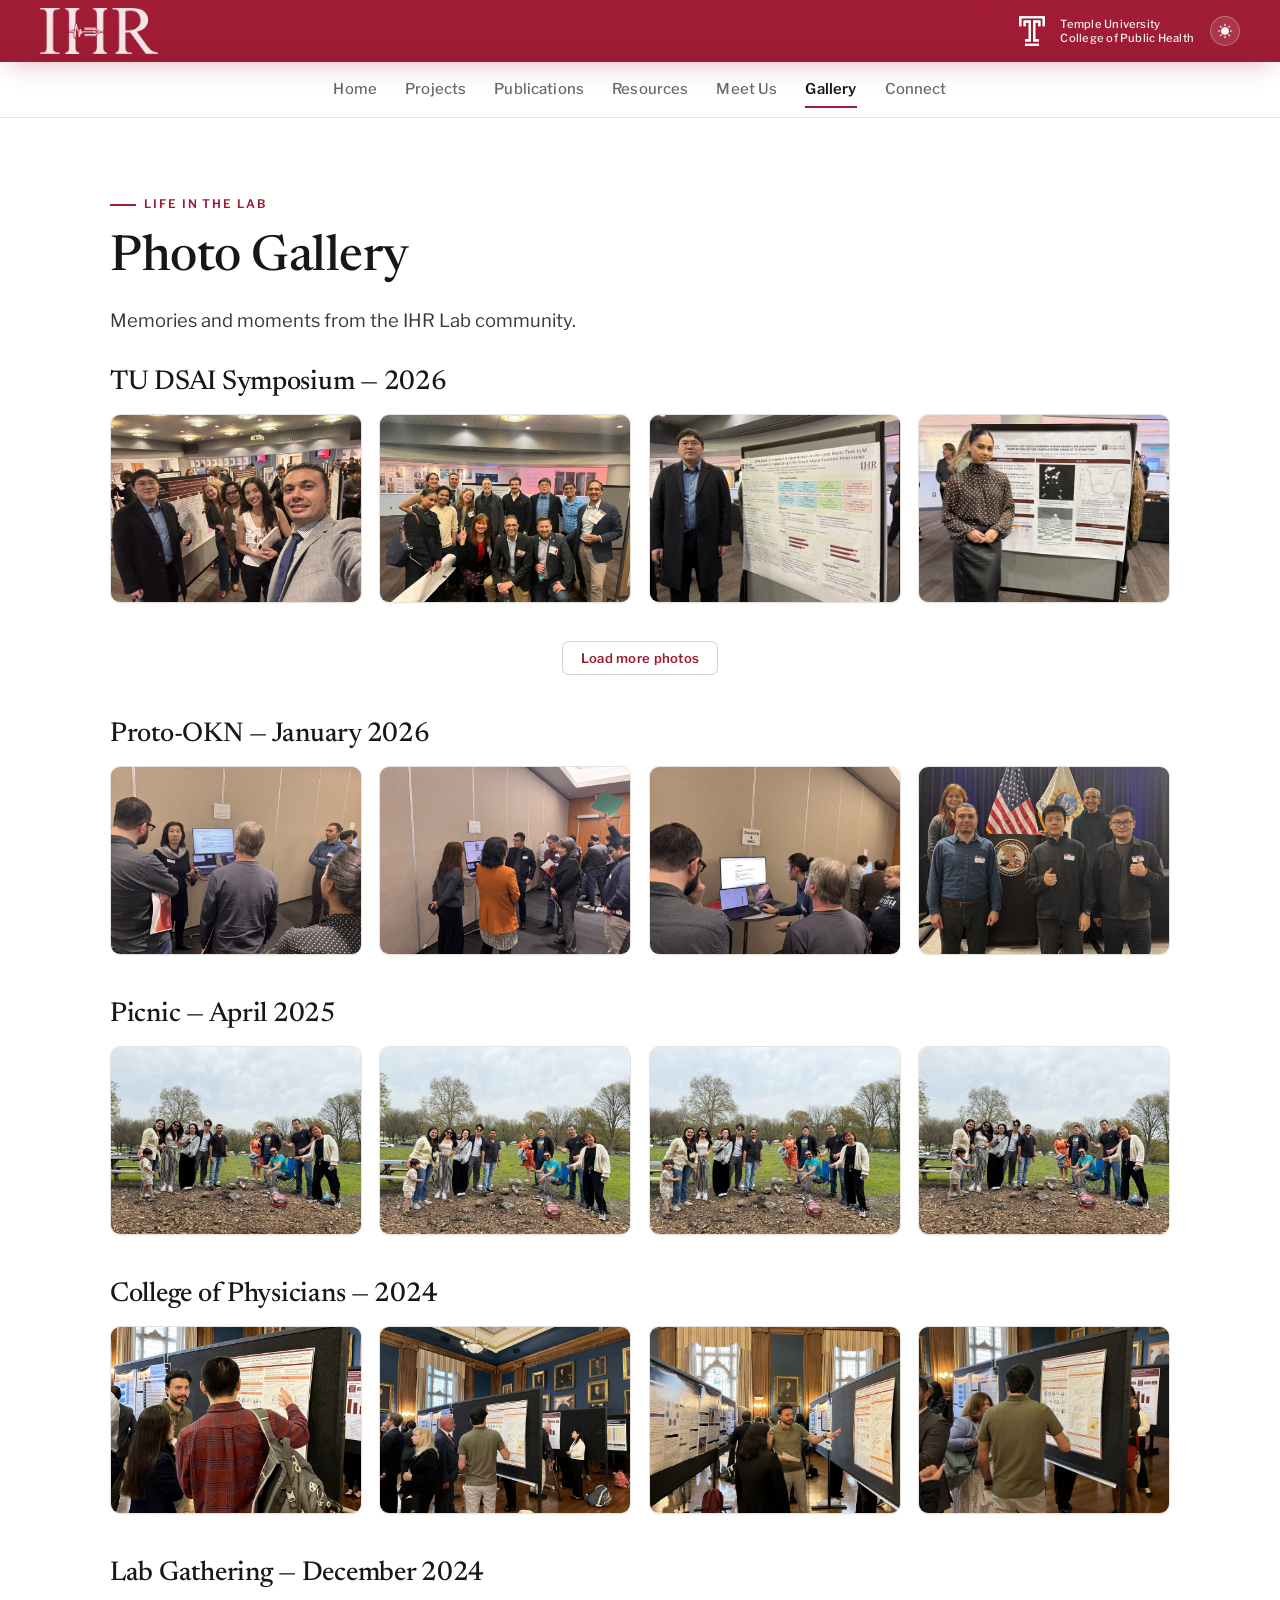
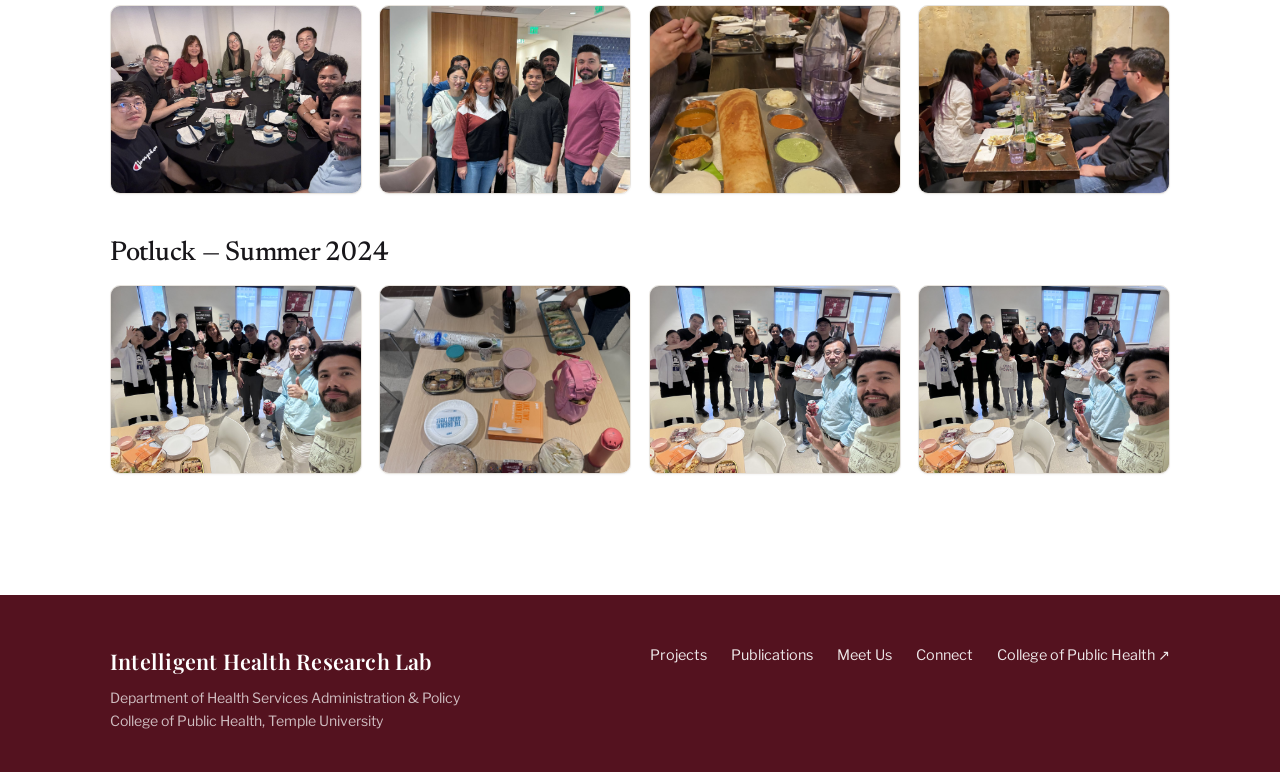
<file: gallery.html>
<!doctype html>
<html lang="en">
<head>
  <meta charset="utf-8">
  <meta name="viewport" content="width=device-width, initial-scale=1, viewport-fit=cover">
  <title>Gallery · IHR Lab</title>
  <meta name="description" content="Photos from the Intelligent Health Research Lab — symposia, conferences, and community gatherings.">
  <meta name="theme-color" content="#990000">
  <meta property="og:type" content="website">
  <meta property="og:site_name" content="Intelligent Health Research Lab">
  <meta property="og:title" content="Gallery · IHR Lab">
  <meta property="og:description" content="Photos from the Intelligent Health Research Lab — symposia, conferences, and community gatherings.">
  <meta property="og:image" content="assets/img/AI2Equity.png">
  <meta name="twitter:card" content="summary_large_image">
  <link rel="icon" type="image/png" href="assets/img/logo-icon.png">
  <link rel="preconnect" href="https://fonts.googleapis.com">
  <link rel="preconnect" href="https://fonts.gstatic.com" crossorigin>
  <link href="https://fonts.googleapis.com/css2?family=Newsreader:ital,opsz,wght@0,6..72,400;0,6..72,500;0,6..72,600;1,6..72,400;1,6..72,500&family=Playfair+Display:wght@500;600;700&family=Libre+Franklin:wght@400;500;600;700&display=swap" rel="stylesheet">
  <link rel="stylesheet" href="assets/css/style.css">
  <script>
    // Apply saved theme before paint to avoid flash
    try { var t = localStorage.getItem('ihr-theme'); if (t) document.documentElement.setAttribute('data-theme', t); } catch (e) {}
  </script>
</head>
<body>
  <a class="skip-link" href="#main">Skip to content</a>
  <header id="main-header">
    <div class="header-top">
      <a href="index.html" class="masthead-logo" aria-label="IHR Lab — Intelligent Health Research Lab, home">
        <img src="assets/img/logo-mark-white.png" alt="Intelligent Health Research Lab">
      </a>
      <div class="header-top-right">
        <img src="assets/img/temple-logo.svg" alt="Temple University" class="temple-logo-icon">
        <div class="temple-text">
          Temple University<br>
          College of Public Health
        </div>
        <button class="theme-toggle" type="button" aria-label="Toggle dark mode" title="Toggle dark mode">
          <svg class="sun" viewBox="0 0 24 24" width="18" height="18" aria-hidden="true"><path fill="currentColor" d="M12 4V2m0 20v-2m8-8h2M2 12h2m13.66 5.66 1.41 1.41M4.93 4.93l1.41 1.41m0 11.32-1.41 1.41M19.07 4.93l-1.41 1.41M12 7a5 5 0 1 0 0 10 5 5 0 0 0 0-10z" stroke="currentColor" stroke-width="1.6" fill="none" stroke-linecap="round"/></svg>
          <svg class="moon" viewBox="0 0 24 24" width="18" height="18" aria-hidden="true"><path fill="currentColor" d="M21 12.79A9 9 0 1 1 11.21 3 7 7 0 0 0 21 12.79z"/></svg>
        </button>
      </div>
    </div>
    <div class="container nav-container">
      <nav class="nav" aria-label="Primary">
        <button class="nav-toggle" aria-label="Toggle navigation" aria-controls="primary-nav" aria-expanded="false">
          <svg class="hamburger-icon" viewBox="0 0 24 24" width="24" height="24" fill="none" stroke="currentColor" stroke-width="1.8" stroke-linecap="round" aria-hidden="true"><line x1="4" y1="7" x2="20" y2="7"/><line x1="4" y1="12" x2="20" y2="12"/><line x1="4" y1="17" x2="20" y2="17"/></svg>
          <svg class="close-icon" viewBox="0 0 24 24" width="24" height="24" fill="none" stroke="currentColor" stroke-width="1.8" stroke-linecap="round" aria-hidden="true"><line x1="6.5" y1="6.5" x2="17.5" y2="17.5"/><line x1="17.5" y1="6.5" x2="6.5" y2="17.5"/></svg>
        </button>
        <div class="navlinks" id="primary-nav">
          <a href="index.html">Home</a>
          <a href="projects.html">Projects</a>
          <a href="publications.html">Publications</a>
          <a href="resources.html">Resources</a>
          <a href="people.html">Meet Us</a>
          <a href="gallery.html" aria-current="page">Gallery</a>
          <a href="connect.html">Connect</a>
        </div>
      </nav>
    </div>
  </header>

  <main id="main">
    <section class="section">
      <div class="container">
        <span class="eyebrow">Life in the lab</span>
        <h1>Photo Gallery</h1>
        <p class="lead">Memories and moments from the IHR Lab community.</p>
        <div style="margin-top:2rem">
        <div class="gallery-section">
          <h2>TU DSAI Symposium &mdash; 2026</h2>
          <div class="gallery-grid">
            <figure class="gitem"><a href="assets/img/TU DSAI Symposium 2026/Group 1.jpg" target="_blank" rel="noopener"><img src="assets/img/TU DSAI Symposium 2026/Group 1.jpg" alt="TU DSAI Symposium 2026" loading="lazy"></a></figure>
            <figure class="gitem"><a href="assets/img/TU DSAI Symposium 2026/Group 2.jpeg" target="_blank" rel="noopener"><img src="assets/img/TU DSAI Symposium 2026/Group 2.jpeg" alt="TU DSAI Symposium 2026" loading="lazy"></a></figure>
            <figure class="gitem"><a href="assets/img/TU DSAI Symposium 2026/Image (7).jpg" target="_blank" rel="noopener"><img src="assets/img/TU DSAI Symposium 2026/Image (7).jpg" alt="TU DSAI Symposium 2026" loading="lazy"></a></figure>
            <figure class="gitem"><a href="assets/img/TU DSAI Symposium 2026/IMG_7563.jpeg" target="_blank" rel="noopener"><img src="assets/img/TU DSAI Symposium 2026/IMG_7563.jpeg" alt="TU DSAI Symposium 2026" loading="lazy"></a></figure>
            <figure class="gitem dsai-extra" hidden><a href="assets/img/TU DSAI Symposium 2026/IMG_8359.jpeg" target="_blank" rel="noopener"><img src="assets/img/TU DSAI Symposium 2026/IMG_8359.jpeg" alt="TU DSAI Symposium 2026" loading="lazy"></a></figure>
            <figure class="gitem dsai-extra" hidden><a href="assets/img/TU DSAI Symposium 2026/IMG_8391.jpeg" target="_blank" rel="noopener"><img src="assets/img/TU DSAI Symposium 2026/IMG_8391.jpeg" alt="TU DSAI Symposium 2026" loading="lazy"></a></figure>
            <figure class="gitem dsai-extra" hidden><a href="assets/img/TU DSAI Symposium 2026/IMG_8393.jpeg" target="_blank" rel="noopener"><img src="assets/img/TU DSAI Symposium 2026/IMG_8393.jpeg" alt="TU DSAI Symposium 2026" loading="lazy"></a></figure>
            <figure class="gitem dsai-extra" hidden><a href="assets/img/TU DSAI Symposium 2026/IMG_8402.jpeg" target="_blank" rel="noopener"><img src="assets/img/TU DSAI Symposium 2026/IMG_8402.jpeg" alt="TU DSAI Symposium 2026" loading="lazy"></a></figure>
            <figure class="gitem dsai-extra" hidden><a href="assets/img/TU DSAI Symposium 2026/IMG_8406.jpeg" target="_blank" rel="noopener"><img src="assets/img/TU DSAI Symposium 2026/IMG_8406.jpeg" alt="TU DSAI Symposium 2026" loading="lazy"></a></figure>
            <figure class="gitem dsai-extra" hidden><a href="assets/img/TU DSAI Symposium 2026/processed-05FD1888-446C-415A-B59A-78688567552C.jpeg" target="_blank" rel="noopener"><img src="assets/img/TU DSAI Symposium 2026/processed-05FD1888-446C-415A-B59A-78688567552C.jpeg" alt="TU DSAI Symposium 2026" loading="lazy"></a></figure>
            <figure class="gitem dsai-extra" hidden><a href="assets/img/TU DSAI Symposium 2026/processed-58014469-7286-4AED-B630-1412BD849B66.jpeg" target="_blank" rel="noopener"><img src="assets/img/TU DSAI Symposium 2026/processed-58014469-7286-4AED-B630-1412BD849B66.jpeg" alt="TU DSAI Symposium 2026" loading="lazy"></a></figure>
          </div>
          <div class="center" style="margin-top:1.25rem"><button class="load-more-btn js-showmore" data-target=".dsai-extra">Load more photos</button></div>
        </div>
        <div class="gallery-section">
          <h2>Proto-OKN &mdash; January 2026</h2>
          <div class="gallery-grid">
            <figure class="gitem"><a href="assets/img/Proto OKN Jan 2026/IMG_9866.JPG" target="_blank" rel="noopener"><img src="assets/img/Proto OKN Jan 2026/IMG_9866.JPG" alt="Proto-OKN, January 2026" loading="lazy"></a></figure>
            <figure class="gitem"><a href="assets/img/Proto OKN Jan 2026/IMG_9888.JPG" target="_blank" rel="noopener"><img src="assets/img/Proto OKN Jan 2026/IMG_9888.JPG" alt="Proto-OKN, January 2026" loading="lazy"></a></figure>
            <figure class="gitem"><a href="assets/img/Proto OKN Jan 2026/Proto-OKN-Javad.jpg" target="_blank" rel="noopener"><img src="assets/img/Proto OKN Jan 2026/Proto-OKN-Javad.jpg" alt="Proto-OKN, January 2026" loading="lazy"></a></figure>
            <figure class="gitem"><a href="assets/img/Proto OKN Jan 2026/Proto-OKN-Team.jpg" target="_blank" rel="noopener"><img src="assets/img/Proto OKN Jan 2026/Proto-OKN-Team.jpg" alt="Proto-OKN, January 2026" loading="lazy"></a></figure>
          </div>
        </div>
        <div class="gallery-section">
          <h2>Picnic &mdash; April 2025</h2>
          <div class="gallery-grid">
            <figure class="gitem"><a href="assets/img/Picnic April 2025/WhatsApp Image 2025-04-22 at 11.14.38_824afede.jpg" target="_blank" rel="noopener"><img src="assets/img/Picnic April 2025/WhatsApp Image 2025-04-22 at 11.14.38_824afede.jpg" alt="Lab picnic, April 2025" loading="lazy"></a></figure>
            <figure class="gitem"><a href="assets/img/Picnic April 2025/WhatsApp Image 2025-04-22 at 11.14.38_e08690c0.jpg" target="_blank" rel="noopener"><img src="assets/img/Picnic April 2025/WhatsApp Image 2025-04-22 at 11.14.38_e08690c0.jpg" alt="Lab picnic, April 2025" loading="lazy"></a></figure>
            <figure class="gitem"><a href="assets/img/Picnic April 2025/WhatsApp Image 2025-04-22 at 11.14.38_ecf5c229.jpg" target="_blank" rel="noopener"><img src="assets/img/Picnic April 2025/WhatsApp Image 2025-04-22 at 11.14.38_ecf5c229.jpg" alt="Lab picnic, April 2025" loading="lazy"></a></figure>
            <figure class="gitem"><a href="assets/img/Picnic April 2025/WhatsApp Image 2025-04-22 at 11.14.38_fda89eb0.jpg" target="_blank" rel="noopener"><img src="assets/img/Picnic April 2025/WhatsApp Image 2025-04-22 at 11.14.38_fda89eb0.jpg" alt="Lab picnic, April 2025" loading="lazy"></a></figure>
          </div>
        </div>
        <div class="gallery-section">
          <h2>College of Physicians &mdash; 2024</h2>
          <div class="gallery-grid">
            <figure class="gitem"><a href="assets/img/College of Physicians Poster/College of Physicians 2024 - 1.JPEG" target="_blank" rel="noopener"><img src="assets/img/College of Physicians Poster/College of Physicians 2024 - 1.JPEG" alt="College of Physicians, 2024" loading="lazy"></a></figure>
            <figure class="gitem"><a href="assets/img/College of Physicians Poster/College of Physicians 2024 - 2.JPEG" target="_blank" rel="noopener"><img src="assets/img/College of Physicians Poster/College of Physicians 2024 - 2.JPEG" alt="College of Physicians, 2024" loading="lazy"></a></figure>
            <figure class="gitem"><a href="assets/img/College of Physicians Poster/College of Physicians 2024 - 3.JPEG" target="_blank" rel="noopener"><img src="assets/img/College of Physicians Poster/College of Physicians 2024 - 3.JPEG" alt="College of Physicians, 2024" loading="lazy"></a></figure>
            <figure class="gitem"><a href="assets/img/College of Physicians Poster/College of Physicians 2024 - 4.JPEG" target="_blank" rel="noopener"><img src="assets/img/College of Physicians Poster/College of Physicians 2024 - 4.JPEG" alt="College of Physicians, 2024" loading="lazy"></a></figure>
          </div>
        </div>
        <div class="gallery-section">
          <h2>Lab Gathering &mdash; December 2024</h2>
          <div class="gallery-grid">
            <figure class="gitem"><a href="assets/img/Lab Gathering 2024/Dinner - 4.JPG" target="_blank" rel="noopener"><img src="assets/img/Lab Gathering 2024/Dinner - 4.JPG" alt="Lab gathering, December 2024" loading="lazy"></a></figure>
            <figure class="gitem"><a href="assets/img/Lab Gathering 2024/Dec 19, 2023.jpg" target="_blank" rel="noopener"><img src="assets/img/Lab Gathering 2024/Dec 19, 2023.jpg" alt="Lab gathering, December 2024" loading="lazy"></a></figure>
            <figure class="gitem"><a href="assets/img/Lab Gathering 2024/20241219_233935775_iOS.jpg" target="_blank" rel="noopener"><img src="assets/img/Lab Gathering 2024/20241219_233935775_iOS.jpg" alt="Lab gathering, December 2024" loading="lazy"></a></figure>
            <figure class="gitem"><a href="assets/img/Lab Gathering 2024/20241220_003735116_iOS.jpg" target="_blank" rel="noopener"><img src="assets/img/Lab Gathering 2024/20241220_003735116_iOS.jpg" alt="Lab gathering, December 2024" loading="lazy"></a></figure>
          </div>
        </div>
        <div class="gallery-section">
          <h2>Potluck &mdash; Summer 2024</h2>
          <div class="gallery-grid">
            <figure class="gitem"><a href="assets/img/Potluck Summer 2024/IMG_7547.JPG" target="_blank" rel="noopener"><img src="assets/img/Potluck Summer 2024/IMG_7547.JPG" alt="Lab potluck, Summer 2024" loading="lazy"></a></figure>
            <figure class="gitem"><a href="assets/img/Potluck Summer 2024/Potluck - 1.JPG" target="_blank" rel="noopener"><img src="assets/img/Potluck Summer 2024/Potluck - 1.JPG" alt="Lab potluck, Summer 2024" loading="lazy"></a></figure>
            <figure class="gitem"><a href="assets/img/Potluck Summer 2024/Potluck - 6.JPG" target="_blank" rel="noopener"><img src="assets/img/Potluck Summer 2024/Potluck - 6.JPG" alt="Lab potluck, Summer 2024" loading="lazy"></a></figure>
            <figure class="gitem"><a href="assets/img/Potluck Summer 2024/Potluck - 7.JPG" target="_blank" rel="noopener"><img src="assets/img/Potluck Summer 2024/Potluck - 7.JPG" alt="Lab potluck, Summer 2024" loading="lazy"></a></figure>
          </div>
        </div>
        </div>
      </div>
    </section>
  </main>

  <footer>
    <div class="container">
      <div class="footer-brand">
        <span class="footer-sig">Intelligent Health Research Lab</span>
        <span class="small">
          Department of Health Services Administration &amp; Policy<br>
          College of Public Health, Temple University
        </span>
      </div>
      <div class="footer-links">
        <a href="projects.html">Projects</a>
        <a href="publications.html">Publications</a>
        <a href="people.html">Meet Us</a>
        <a href="connect.html">Connect</a>
        <a href="https://cph.temple.edu/" target="_blank" rel="noopener">College of Public Health &#8599;</a>
      </div>
    </div>
  </footer>

  <script>
    // Footer year
    var y = document.getElementById('year'); if (y) y.textContent = new Date().getFullYear();
    // Mobile nav toggle
    var toggle = document.querySelector('.nav-toggle');
    var nav = document.getElementById('primary-nav');
    if (toggle && nav) {
      toggle.addEventListener('click', function () {
        var open = nav.classList.toggle('open');
        toggle.classList.toggle('open', open);
        toggle.setAttribute('aria-expanded', String(open));
      });
    }
    // Generic expand/collapse (projects, bios, project detail)
    document.querySelectorAll('.js-toggle').forEach(function (btn) {
      btn.addEventListener('click', function () {
        var target = document.querySelector(btn.getAttribute('data-target'));
        if (!target) return;
        var cls = btn.getAttribute('data-class') || 'collapsed';
        var on = target.classList.toggle(cls);
        btn.textContent = on ? (btn.getAttribute('data-more') || 'Read more')
                             : (btn.getAttribute('data-less') || 'Show less');
        btn.setAttribute('aria-expanded', String(!on));
      });
    });
    // Gallery "load more": reveal hidden items, hide the button
    document.querySelectorAll('.js-showmore').forEach(function (btn) {
      btn.addEventListener('click', function () {
        document.querySelectorAll(btn.getAttribute('data-target')).forEach(function (el) { el.hidden = false; });
        btn.hidden = true;
      });
    });
    // Theme toggle
    var tt = document.querySelector('.theme-toggle');
    if (tt) {
      tt.addEventListener('click', function () {
        var root = document.documentElement;
        var isDark = root.getAttribute('data-theme') === 'dark'
          || (!root.getAttribute('data-theme') && window.matchMedia('(prefers-color-scheme: dark)').matches);
        var next = isDark ? 'light' : 'dark';
        root.setAttribute('data-theme', next);
        try { localStorage.setItem('ihr-theme', next); } catch (e) {}
      });
    }
  </script>
</body>
</html>
</file>
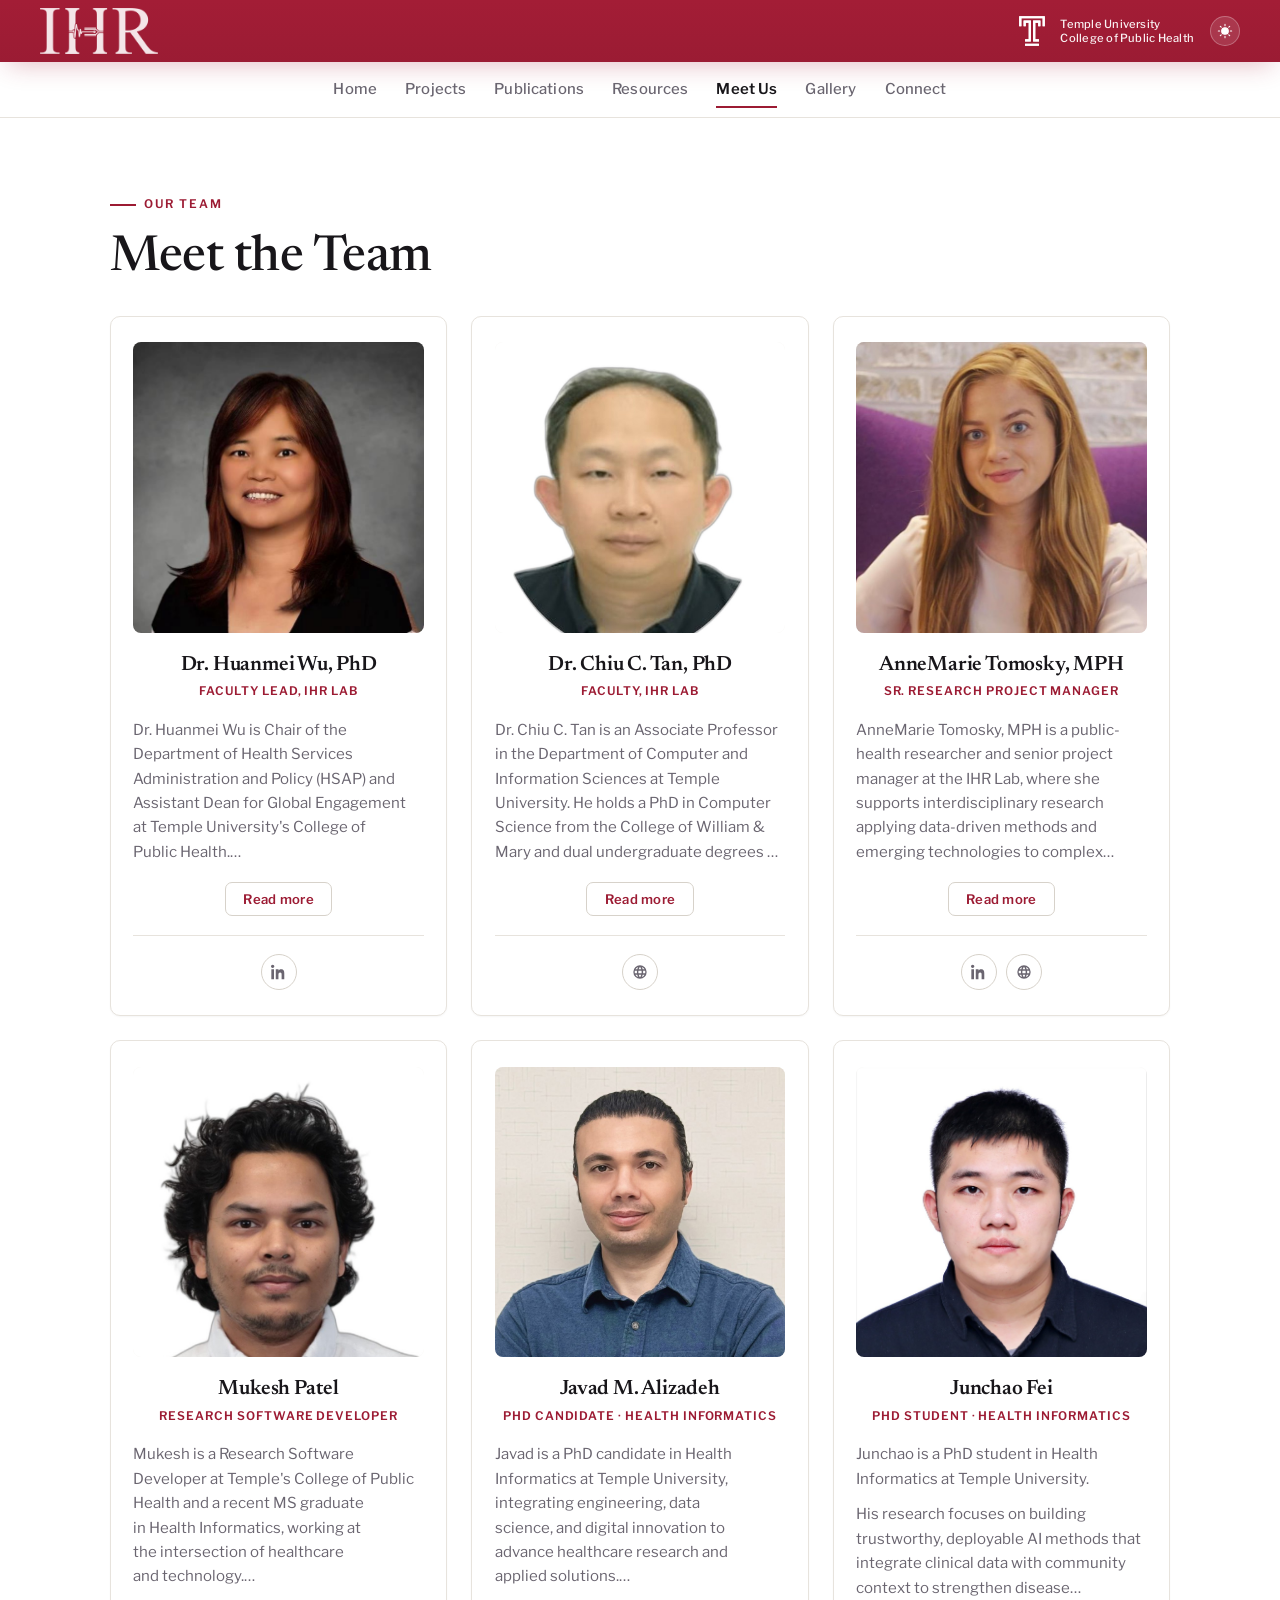
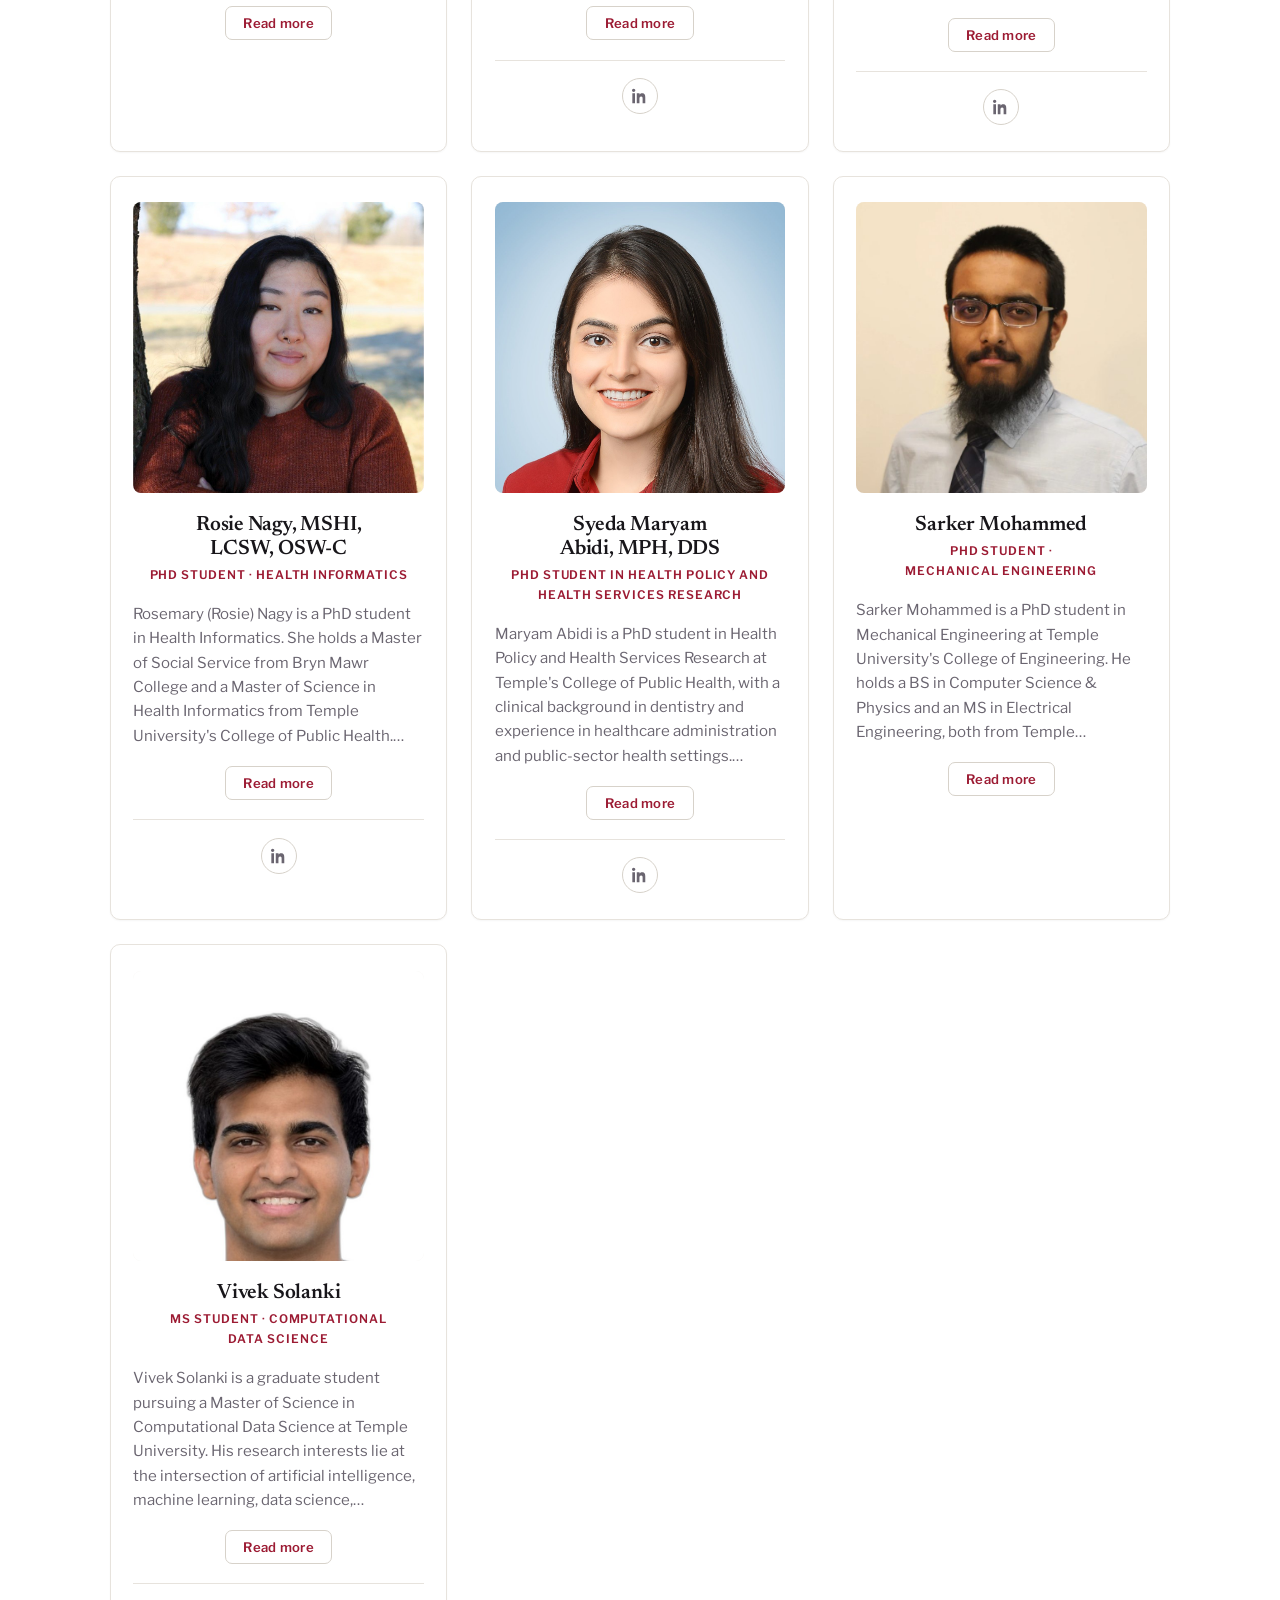
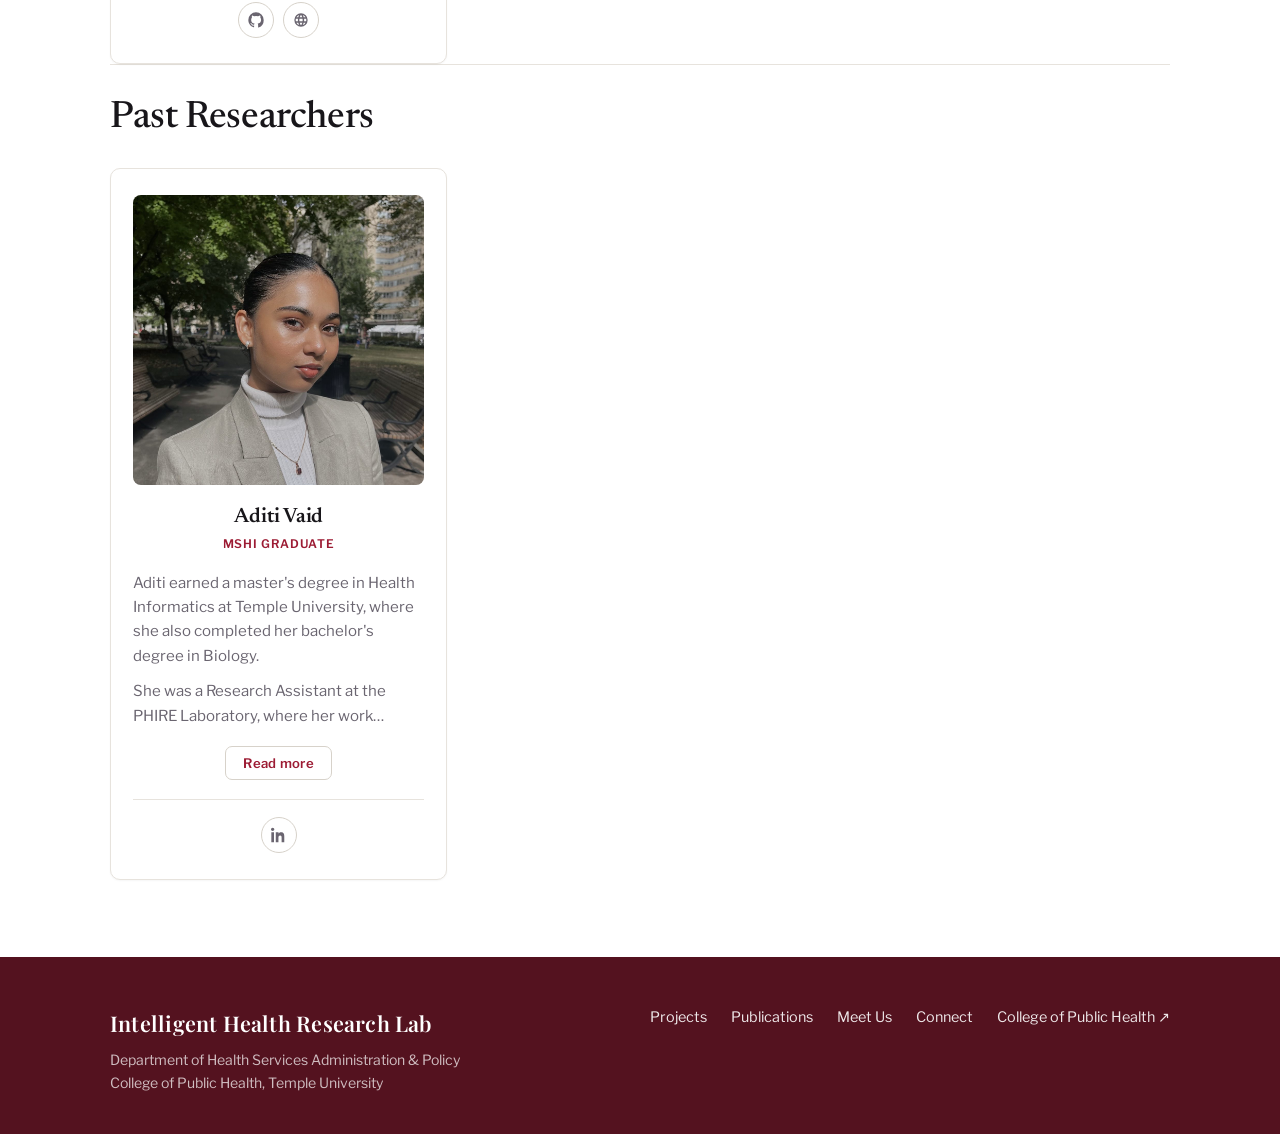
<file: people.html>
<!doctype html>
<html lang="en">
<head>
  <meta charset="utf-8">
  <meta name="viewport" content="width=device-width, initial-scale=1, viewport-fit=cover">
  <title>Meet the Team · IHR Lab</title>
  <meta name="description" content="Meet the researchers, developers, and students of the Intelligent Health Research Lab at Temple University's College of Public Health.">
  <meta name="theme-color" content="#990000">
  <meta property="og:type" content="website">
  <meta property="og:site_name" content="Intelligent Health Research Lab">
  <meta property="og:title" content="Meet the Team · IHR Lab">
  <meta property="og:description" content="Meet the researchers, developers, and students of the Intelligent Health Research Lab at Temple University's College of Public Health.">
  <meta property="og:image" content="assets/img/AI2Equity.png">
  <meta name="twitter:card" content="summary_large_image">
  <link rel="icon" type="image/png" href="assets/img/logo-icon.png">
  <link rel="preconnect" href="https://fonts.googleapis.com">
  <link rel="preconnect" href="https://fonts.gstatic.com" crossorigin>
  <link href="https://fonts.googleapis.com/css2?family=Newsreader:ital,opsz,wght@0,6..72,400;0,6..72,500;0,6..72,600;1,6..72,400;1,6..72,500&family=Playfair+Display:wght@500;600;700&family=Libre+Franklin:wght@400;500;600;700&display=swap" rel="stylesheet">
  <link rel="stylesheet" href="assets/css/style.css">
  <script>
    // Apply saved theme before paint to avoid flash
    try { var t = localStorage.getItem('ihr-theme'); if (t) document.documentElement.setAttribute('data-theme', t); } catch (e) {}
  </script>
</head>
<body>
  <a class="skip-link" href="#main">Skip to content</a>
  <header id="main-header">
    <div class="header-top">
      <a href="index.html" class="masthead-logo" aria-label="IHR Lab — Intelligent Health Research Lab, home">
        <img src="assets/img/logo-mark-white.png" alt="Intelligent Health Research Lab">
      </a>
      <div class="header-top-right">
        <img src="assets/img/temple-logo.svg" alt="Temple University" class="temple-logo-icon">
        <div class="temple-text">
          Temple University<br>
          College of Public Health
        </div>
        <button class="theme-toggle" type="button" aria-label="Toggle dark mode" title="Toggle dark mode">
          <svg class="sun" viewBox="0 0 24 24" width="18" height="18" aria-hidden="true"><path fill="currentColor" d="M12 4V2m0 20v-2m8-8h2M2 12h2m13.66 5.66 1.41 1.41M4.93 4.93l1.41 1.41m0 11.32-1.41 1.41M19.07 4.93l-1.41 1.41M12 7a5 5 0 1 0 0 10 5 5 0 0 0 0-10z" stroke="currentColor" stroke-width="1.6" fill="none" stroke-linecap="round"/></svg>
          <svg class="moon" viewBox="0 0 24 24" width="18" height="18" aria-hidden="true"><path fill="currentColor" d="M21 12.79A9 9 0 1 1 11.21 3 7 7 0 0 0 21 12.79z"/></svg>
        </button>
      </div>
    </div>
    <div class="container nav-container">
      <nav class="nav" aria-label="Primary">
        <button class="nav-toggle" aria-label="Toggle navigation" aria-controls="primary-nav" aria-expanded="false">
          <svg class="hamburger-icon" viewBox="0 0 24 24" width="24" height="24" fill="none" stroke="currentColor" stroke-width="1.8" stroke-linecap="round" aria-hidden="true"><line x1="4" y1="7" x2="20" y2="7"/><line x1="4" y1="12" x2="20" y2="12"/><line x1="4" y1="17" x2="20" y2="17"/></svg>
          <svg class="close-icon" viewBox="0 0 24 24" width="24" height="24" fill="none" stroke="currentColor" stroke-width="1.8" stroke-linecap="round" aria-hidden="true"><line x1="6.5" y1="6.5" x2="17.5" y2="17.5"/><line x1="17.5" y1="6.5" x2="6.5" y2="17.5"/></svg>
        </button>
        <div class="navlinks" id="primary-nav">
          <a href="index.html">Home</a>
          <a href="projects.html">Projects</a>
          <a href="publications.html">Publications</a>
          <a href="resources.html">Resources</a>
          <a href="people.html" aria-current="page">Meet Us</a>
          <a href="gallery.html">Gallery</a>
          <a href="connect.html">Connect</a>
        </div>
      </nav>
    </div>
  </header>

  <main id="main">
    <section class="section">
      <div class="container">
        <span class="eyebrow">Our team</span>
        <h1>Meet the Team</h1>
        <div class="people">
          <div class="person-item">
            <div class="person-profile">
              <img src="assets/img/Wu_Profile_Nov2025_2.png" alt="Headshot of Dr. Huanmei Wu">
              <h3>Dr. Huanmei Wu, PhD</h3>
              <p class="person-role">Faculty Lead, IHR Lab</p>
              <div class="bio-text truncated" id="bio-0">
                <p>Dr. Huanmei Wu is Chair of the Department of Health Services Administration and Policy (HSAP) and Assistant Dean for Global Engagement at Temple University's College of Public Health.</p>
                <p>She holds a BS in chemistry from Tsinghua University and a PhD in computer science from Northeastern University. Prior to Temple, she chaired the Department of BioHealth Informatics at Indiana University's School of Informatics and Computing&ndash;Indianapolis.</p>
                <p>A multidisciplinary researcher focused on data management, machine learning, and knowledge discovery in life sciences and public health, her work spans cancer radiotherapy, diabetes, cardiovascular disease, and autoimmune and neurodegenerative disorders, with an emphasis on precision care and predictive modeling.</p>
                <p>She collaborates broadly with academic institutions, community health centers, industry partners, and local communities. Her research has been funded by the NSF, NIH, USAID, PCORI, JDRF, and RWJF.</p>
              </div>
              <button class="load-more-btn js-toggle" data-target="#bio-0" data-class="truncated" data-more="Read more" data-less="Show less" aria-expanded="false">Read more</button>
              <div class="social-person">
                <a href="https://www.linkedin.com/in/huanmei-wu-phd-famia-9aa8b627/" target="_blank" rel="noopener" aria-label="Dr. Huanmei Wu, PhD on LinkedIn" title="LinkedIn"><svg viewBox="0 0 24 24" aria-hidden="true"><path fill="currentColor" d="M4.98 3.5C4.98 4.88 3.86 6 2.5 6S0 4.88 0 3.5 1.12 1 2.5 1s2.48 1.12 2.48 2.5zM.5 8h4V23h-4V8zm7 0h3.8v2.05h.05c.53-1 1.84-2.05 3.78-2.05 4.04 0 4.79 2.66 4.79 6.12V23h-4v-6.66c0-1.59-.03-3.63-2.21-3.63-2.21 0-2.55 1.73-2.55 3.52V23h-4V8z"/></svg></a>
              </div>
            </div>
          </div>
          <div class="person-item">
            <div class="person-profile">
              <img src="assets/img/ChiuTan.jpg" alt="Headshot of Dr. Chiu C. Tan">
              <h3>Dr. Chiu C. Tan, PhD</h3>
              <p class="person-role">Faculty, IHR Lab</p>
              <div class="bio-text truncated" id="bio-11">
                <p>Dr. Chiu C. Tan is an Associate Professor in the Department of Computer and Information Sciences at Temple University. He holds a PhD in Computer Science from the College of William &amp; Mary and dual undergraduate degrees &mdash; a BS in Computer Science and a BA in Economics &mdash; from the University of Texas at Austin.</p>
                <p>His research focuses on digital privacy, cybersecurity, and smart health, building on earlier work in wireless and mobile computing, RFID systems, vehicular networks, and cloud-storage security.</p>
                <p>He serves as PI or Co-PI on multiple NSF-funded projects, including initiatives on AI in educational research, knowledge graphs to address homelessness, and cybersecurity training for healthcare professionals. Within the lab's portfolio, he leads the SaTC:EDU cybersecurity-training project and is a co-investigator on Dream-KG.</p>
              </div>
              <button class="load-more-btn js-toggle" data-target="#bio-11" data-class="truncated" data-more="Read more" data-less="Show less" aria-expanded="false">Read more</button>
              <div class="social-person">
                <a href="https://chiutan.github.io/" target="_blank" rel="noopener" aria-label="Dr. Chiu C. Tan, PhD website" title="Website"><svg viewBox="0 0 24 24" aria-hidden="true"><path fill="currentColor" d="M12 2a10 10 0 1 0 0 20 10 10 0 0 0 0-20zm6.9 6h-2.8a15.7 15.7 0 0 0-1.3-3.6A8 8 0 0 1 18.9 8zM12 4c.8 1.1 1.5 2.5 1.9 4h-3.8c.4-1.5 1.1-2.9 1.9-4zM4.3 14a7.8 7.8 0 0 1 0-4h3.2a17 17 0 0 0-.1 2c0 .7 0 1.3.1 2H4.3zm.8 2h2.8c.3 1.3.8 2.5 1.3 3.6A8 8 0 0 1 5.1 16zm2.8-8H5.1a8 8 0 0 1 4.1-3.6A15.7 15.7 0 0 0 7.9 8zM12 20c-.8-1.1-1.5-2.5-1.9-4h3.8c-.4 1.5-1.1 2.9-1.9 4zm2.3-6H9.7a15 15 0 0 1-.2-2c0-.7.1-1.4.2-2h4.6c.1.6.2 1.3.2 2s-.1 1.4-.2 2zm.4 5.6c.5-1.1 1-2.3 1.3-3.6h2.8a8 8 0 0 1-4.1 3.6zM16.6 14c.1-.7.1-1.3.1-2s0-1.3-.1-2h3.1a7.8 7.8 0 0 1 0 4h-3.1z"/></svg></a>
              </div>
            </div>
          </div>
          <div class="person-item">
            <div class="person-profile">
              <img src="assets/img/AnneMarie.jpg" alt="Headshot of AnneMarie Tomosky">
              <h3>AnneMarie Tomosky, MPH</h3>
              <p class="person-role">Sr. Research Project Manager</p>
              <div class="bio-text truncated" id="bio-1">
                <p>AnneMarie Tomosky, MPH is a public-health researcher and senior project manager at the IHR Lab, where she supports interdisciplinary research applying data-driven methods and emerging technologies to complex societal challenges.</p>
                <p>She holds a BS in Kinesiology (Health Professions concentration) and an MPH in Health Policy and Management from Temple University, and brings experience across clinical, academic, and global public-health settings &mdash; from AI-supported health research to global public-health systems development.</p>
                <p>Her interests center on developing innovative health technology and translating it into meaningful, real-world impact. She enjoys live music, traveling, dance-fitness classes, and exploring how language and storytelling shape the way we understand health and one another.</p>
                <p>She is guided by the principles of equity, collaboration, and building systems and tools that meet people where they are &mdash; and help them move forward.</p>
              </div>
              <button class="load-more-btn js-toggle" data-target="#bio-1" data-class="truncated" data-more="Read more" data-less="Show less" aria-expanded="false">Read more</button>
              <div class="social-person">
                <a href="https://www.linkedin.com/in/a-tomosky/" target="_blank" rel="noopener" aria-label="AnneMarie Tomosky, MPH on LinkedIn" title="LinkedIn"><svg viewBox="0 0 24 24" aria-hidden="true"><path fill="currentColor" d="M4.98 3.5C4.98 4.88 3.86 6 2.5 6S0 4.88 0 3.5 1.12 1 2.5 1s2.48 1.12 2.48 2.5zM.5 8h4V23h-4V8zm7 0h3.8v2.05h.05c.53-1 1.84-2.05 3.78-2.05 4.04 0 4.79 2.66 4.79 6.12V23h-4v-6.66c0-1.59-.03-3.63-2.21-3.63-2.21 0-2.55 1.73-2.55 3.52V23h-4V8z"/></svg></a>
                <a href="https://atomosky.github.io/" target="_blank" rel="noopener" aria-label="AnneMarie Tomosky, MPH website" title="Website"><svg viewBox="0 0 24 24" aria-hidden="true"><path fill="currentColor" d="M12 2a10 10 0 1 0 0 20 10 10 0 0 0 0-20zm6.9 6h-2.8a15.7 15.7 0 0 0-1.3-3.6A8 8 0 0 1 18.9 8zM12 4c.8 1.1 1.5 2.5 1.9 4h-3.8c.4-1.5 1.1-2.9 1.9-4zM4.3 14a7.8 7.8 0 0 1 0-4h3.2a17 17 0 0 0-.1 2c0 .7 0 1.3.1 2H4.3zm.8 2h2.8c.3 1.3.8 2.5 1.3 3.6A8 8 0 0 1 5.1 16zm2.8-8H5.1a8 8 0 0 1 4.1-3.6A15.7 15.7 0 0 0 7.9 8zM12 20c-.8-1.1-1.5-2.5-1.9-4h3.8c-.4 1.5-1.1 2.9-1.9 4zm2.3-6H9.7a15 15 0 0 1-.2-2c0-.7.1-1.4.2-2h4.6c.1.6.2 1.3.2 2s-.1 1.4-.2 2zm.4 5.6c.5-1.1 1-2.3 1.3-3.6h2.8a8 8 0 0 1-4.1 3.6zM16.6 14c.1-.7.1-1.3.1-2s0-1.3-.1-2h3.1a7.8 7.8 0 0 1 0 4h-3.1z"/></svg></a>
              </div>
            </div>
          </div>
          <div class="person-item">
            <div class="person-profile">
              <img src="assets/img/Mukesh.jpg" alt="Headshot of Mukesh Patel">
              <h3>Mukesh Patel</h3>
              <p class="person-role">Research Software Developer</p>
              <div class="bio-text truncated" id="bio-2">
                <p>Mukesh is a Research Software Developer at Temple's College of Public Health and a recent MS graduate in Health Informatics, working at the intersection of healthcare and technology.</p>
                <p>His major projects include a real-time PII-anonymization tool for sensitive health data and an LLM-powered chatbot supporting parental smoking cessation to reduce children's exposure to secondhand smoke.</p>
                <p>With a foundation in embedded systems and data science, he applies machine learning, NLP, and large language models alongside database and cloud tools to build practical, deployable applications &mdash; from clinical decision-support systems and predictive models to interactive AI agents.</p>
                <p>Outside of research, Mukesh enjoys long walks, reading, and hiking.</p>
              </div>
              <button class="load-more-btn js-toggle" data-target="#bio-2" data-class="truncated" data-more="Read more" data-less="Show less" aria-expanded="false">Read more</button>
            </div>
          </div>
          <div class="person-item">
            <div class="person-profile">
              <img src="assets/img/Javad1.jpg" alt="Headshot of Javad M. Alizadeh">
              <h3>Javad M. Alizadeh</h3>
              <p class="person-role">PhD Candidate &middot; Health Informatics</p>
              <div class="bio-text truncated" id="bio-3">
                <p>Javad is a PhD candidate in Health Informatics at Temple University, integrating engineering, data science, and digital innovation to advance healthcare research and applied solutions.</p>
                <p>His research leverages machine learning and real-world health data to generate actionable insights for conditions such as type-2 diabetes and hypertension, integrating clinical records with social determinants of health to improve outcomes and resource planning.</p>
                <p>He is committed to translating research into practice by building clinical decision-support systems, predictive models, interactive visualizations, and conversational AI for clinicians and underserved populations. His technical expertise spans Python, machine-learning frameworks, and full-stack development.</p>
                <p>Outside the lab, Javad enjoys chess, hiking, films, and traveling.</p>
              </div>
              <button class="load-more-btn js-toggle" data-target="#bio-3" data-class="truncated" data-more="Read more" data-less="Show less" aria-expanded="false">Read more</button>
              <div class="social-person">
                <a href="https://www.linkedin.com/in/javad-m-alizadeh/" target="_blank" rel="noopener" aria-label="Javad M. Alizadeh on LinkedIn" title="LinkedIn"><svg viewBox="0 0 24 24" aria-hidden="true"><path fill="currentColor" d="M4.98 3.5C4.98 4.88 3.86 6 2.5 6S0 4.88 0 3.5 1.12 1 2.5 1s2.48 1.12 2.48 2.5zM.5 8h4V23h-4V8zm7 0h3.8v2.05h.05c.53-1 1.84-2.05 3.78-2.05 4.04 0 4.79 2.66 4.79 6.12V23h-4v-6.66c0-1.59-.03-3.63-2.21-3.63-2.21 0-2.55 1.73-2.55 3.52V23h-4V8z"/></svg></a>
              </div>
            </div>
          </div>
          <div class="person-item">
            <div class="person-profile">
              <img src="assets/img/Junchao_Fei.jpeg" alt="Headshot of Junchao Fei">
              <h3>Junchao Fei</h3>
              <p class="person-role">PhD Student &middot; Health Informatics</p>
              <div class="bio-text truncated" id="bio-4">
                <p>Junchao is a PhD student in Health Informatics at Temple University.</p>
                <p>His research focuses on building trustworthy, deployable AI methods that integrate clinical data with community context to strengthen disease monitoring and advance health equity.</p>
                <p>He is also interested in making multi-source, multi-scale health data usable for longitudinal surveillance.</p>
              </div>
              <button class="load-more-btn js-toggle" data-target="#bio-4" data-class="truncated" data-more="Read more" data-less="Show less" aria-expanded="false">Read more</button>
              <div class="social-person">
                <a href="https://www.linkedin.com/in/junchao-fei-03794a348/" target="_blank" rel="noopener" aria-label="Junchao Fei on LinkedIn" title="LinkedIn"><svg viewBox="0 0 24 24" aria-hidden="true"><path fill="currentColor" d="M4.98 3.5C4.98 4.88 3.86 6 2.5 6S0 4.88 0 3.5 1.12 1 2.5 1s2.48 1.12 2.48 2.5zM.5 8h4V23h-4V8zm7 0h3.8v2.05h.05c.53-1 1.84-2.05 3.78-2.05 4.04 0 4.79 2.66 4.79 6.12V23h-4v-6.66c0-1.59-.03-3.63-2.21-3.63-2.21 0-2.55 1.73-2.55 3.52V23h-4V8z"/></svg></a>
              </div>
            </div>
          </div>
          <div class="person-item">
            <div class="person-profile">
              <img src="assets/img/Rosy.jpg" alt="Headshot of Rosie Nagy">
              <h3>Rosie Nagy, MSHI, LCSW, OSW-C</h3>
              <p class="person-role">PhD Student &middot; Health Informatics</p>
              <div class="bio-text truncated" id="bio-5">
                <p>Rosemary (Rosie) Nagy is a PhD student in Health Informatics. She holds a Master of Social Service from Bryn Mawr College and a Master of Science in Health Informatics from Temple University's College of Public Health.</p>
                <p>Her research interests center on health equity, technology, and social work. She is a Licensed Clinical Social Worker (LCSW) and a Certified Oncology Social Worker (OSW-C) in Pennsylvania.</p>
                <p>She manages an oncology social-work team at Temple University Hospital, where she leads initiatives to advance patient-centered care, integrate data-driven practices, and strengthen interdisciplinary collaboration in cancer treatment.</p>
                <p>Outside of work, she enjoys trying new foods, reading, and caring for her plants and garden.</p>
              </div>
              <button class="load-more-btn js-toggle" data-target="#bio-5" data-class="truncated" data-more="Read more" data-less="Show less" aria-expanded="false">Read more</button>
              <div class="social-person">
                <a href="https://www.linkedin.com/in/rosemary-nagy-3281479a" target="_blank" rel="noopener" aria-label="Rosie Nagy, MSHI, LCSW, OSW-C on LinkedIn" title="LinkedIn"><svg viewBox="0 0 24 24" aria-hidden="true"><path fill="currentColor" d="M4.98 3.5C4.98 4.88 3.86 6 2.5 6S0 4.88 0 3.5 1.12 1 2.5 1s2.48 1.12 2.48 2.5zM.5 8h4V23h-4V8zm7 0h3.8v2.05h.05c.53-1 1.84-2.05 3.78-2.05 4.04 0 4.79 2.66 4.79 6.12V23h-4v-6.66c0-1.59-.03-3.63-2.21-3.63-2.21 0-2.55 1.73-2.55 3.52V23h-4V8z"/></svg></a>
              </div>
            </div>
          </div>
          <div class="person-item">
            <div class="person-profile">
              <img src="assets/img/Maryam.jpg" alt="Headshot of Syeda Maryam Abidi">
              <h3>Syeda Maryam Abidi, MPH, DDS</h3>
              <p class="person-role">PhD Student in Health Policy and Health Services Research</p>
              <div class="bio-text truncated" id="bio-6">
                <p>Maryam Abidi is a PhD student in Health Policy and Health Services Research at Temple's College of Public Health, with a clinical background in dentistry and experience in healthcare administration and public-sector health settings.</p>
                <p>Her interdisciplinary training lets her integrate clinical perspectives with methods from health policy and health-services research to inform evidence-based policy and improve healthcare delivery and access.</p>
                <p>Her research interests include health-policy analysis, health-services research, healthcare access and equity, chronic-disease prevention, data-driven decision-making, and the translation of evidence into policy and practice.</p>
              </div>
              <button class="load-more-btn js-toggle" data-target="#bio-6" data-class="truncated" data-more="Read more" data-less="Show less" aria-expanded="false">Read more</button>
              <div class="social-person">
                <a href="https://www.linkedin.com/in/syeda-maryam-abidi-3aa2a724a/" target="_blank" rel="noopener" aria-label="Syeda Maryam Abidi, MPH, DDS on LinkedIn" title="LinkedIn"><svg viewBox="0 0 24 24" aria-hidden="true"><path fill="currentColor" d="M4.98 3.5C4.98 4.88 3.86 6 2.5 6S0 4.88 0 3.5 1.12 1 2.5 1s2.48 1.12 2.48 2.5zM.5 8h4V23h-4V8zm7 0h3.8v2.05h.05c.53-1 1.84-2.05 3.78-2.05 4.04 0 4.79 2.66 4.79 6.12V23h-4v-6.66c0-1.59-.03-3.63-2.21-3.63-2.21 0-2.55 1.73-2.55 3.52V23h-4V8z"/></svg></a>
              </div>
            </div>
          </div>
          <div class="person-item">
            <div class="person-profile">
              <img src="assets/img/Sarker.jpg" alt="Headshot of Sarker Mohammed">
              <h3>Sarker Mohammed</h3>
              <p class="person-role">PhD Student &middot; Mechanical Engineering</p>
              <div class="bio-text truncated" id="bio-8">
                <p>Sarker Mohammed is a PhD student in Mechanical Engineering at Temple University's College of Engineering. He holds a BS in Computer Science &amp; Physics and an MS in Electrical Engineering, both from Temple University.</p>
                <p>He is a Research Assistant at Temple University's Computer Fusion Lab, where he leads software-development efforts and works at the intersection of artificial intelligence, security, and robotics. His research focuses on applied AI, with an emphasis on developing secure and trustworthy AI for robotic systems and deploying AI solutions for real-world applications.</p>
                <p>Sarker has completed multiple software-engineering internships with the U.S. Department of War (DoW), applying AI and machine learning to real-world software-engineering and data-analysis problems, including AI-driven tools for data analysis and decision support. He is also a DoW SMART Scholar affiliated with the U.S. Army CECOM Army Software and Innovation Center (ASIC), where he works on software engineering and applied AI/ML applications.</p>
              </div>
              <button class="load-more-btn js-toggle" data-target="#bio-8" data-class="truncated" data-more="Read more" data-less="Show less" aria-expanded="false">Read more</button>
            </div>
          </div>
          <div class="person-item">
            <div class="person-profile">
              <img src="assets/img/Vivek.jpg" alt="Headshot of Vivek Solanki">
              <h3>Vivek Solanki</h3>
              <p class="person-role">MS Student &middot; Computational Data Science</p>
              <div class="bio-text truncated" id="bio-9">
                <p>Vivek Solanki is a graduate student pursuing a Master of Science in Computational Data Science at Temple University. His research interests lie at the intersection of artificial intelligence, machine learning, data science, information retrieval, and knowledge-based systems.</p>
                <p>His work applies AI and data-driven methods to complex real-world problems, including retrieval-augmented systems, knowledge graphs, and machine-learning models for organizing and analyzing complex information. He is particularly interested in agentic AI, large language models, information retrieval, and developing practical, deployable AI systems that turn research into real-world impact.</p>
                <p>His technical experience spans Python, machine learning, natural language processing, data analysis, knowledge graphs, cloud computing, and AI deployment. Outside of research, Vivek enjoys playing sports, meeting new people, and exploring new experiences.</p>
              </div>
              <button class="load-more-btn js-toggle" data-target="#bio-9" data-class="truncated" data-more="Read more" data-less="Show less" aria-expanded="false">Read more</button>
              <div class="social-person">
                <a href="https://github.com/vvek17" target="_blank" rel="noopener" aria-label="Vivek Solanki on GitHub" title="GitHub"><svg viewBox="0 0 24 24" aria-hidden="true"><path fill="currentColor" d="M12 .5A11.5 11.5 0 0 0 .5 12c0 5.07 3.29 9.36 7.86 10.88.58.11.79-.25.79-.56v-2c-3.2.7-3.87-1.36-3.87-1.36-.53-1.33-1.3-1.69-1.3-1.69-1.06-.73.08-.72.08-.72 1.17.08 1.79 1.22 1.79 1.22 1.04 1.78 2.73 1.27 3.4.97.11-.76.41-1.27.75-1.56-2.55-.29-5.23-1.28-5.23-5.69 0-1.26.45-2.29 1.2-3.1-.12-.3-.52-1.53.12-3.19 0 0 .98-.31 3.2 1.18a11.1 11.1 0 0 1 5.82 0c2.22-1.49 3.2-1.18 3.2-1.18.64 1.66.24 2.89.12 3.19.75.81 1.2 1.84 1.2 3.1 0 4.42-2.68 5.4-5.24 5.68.43.38.81 1.12.81 2.26v3.35c0 .31.21.68.8.56A11.5 11.5 0 0 0 23.5 12 11.5 11.5 0 0 0 12 .5z"/></svg></a>
                <a href="https://portfolio-phi-dun-85.vercel.app/" target="_blank" rel="noopener" aria-label="Vivek Solanki website" title="Website"><svg viewBox="0 0 24 24" aria-hidden="true"><path fill="currentColor" d="M12 2a10 10 0 1 0 0 20 10 10 0 0 0 0-20zm6.9 6h-2.8a15.7 15.7 0 0 0-1.3-3.6A8 8 0 0 1 18.9 8zM12 4c.8 1.1 1.5 2.5 1.9 4h-3.8c.4-1.5 1.1-2.9 1.9-4zM4.3 14a7.8 7.8 0 0 1 0-4h3.2a17 17 0 0 0-.1 2c0 .7 0 1.3.1 2H4.3zm.8 2h2.8c.3 1.3.8 2.5 1.3 3.6A8 8 0 0 1 5.1 16zm2.8-8H5.1a8 8 0 0 1 4.1-3.6A15.7 15.7 0 0 0 7.9 8zM12 20c-.8-1.1-1.5-2.5-1.9-4h3.8c-.4 1.5-1.1 2.9-1.9 4zm2.3-6H9.7a15 15 0 0 1-.2-2c0-.7.1-1.4.2-2h4.6c.1.6.2 1.3.2 2s-.1 1.4-.2 2zm.4 5.6c.5-1.1 1-2.3 1.3-3.6h2.8a8 8 0 0 1-4.1 3.6zM16.6 14c.1-.7.1-1.3.1-2s0-1.3-.1-2h3.1a7.8 7.8 0 0 1 0 4h-3.1z"/></svg></a>
              </div>
            </div>
          </div>
        </div>

        <h2 class="subhead" style="text-align:left">Past Researchers</h2>
        <div class="people">
          <div class="person-item">
            <div class="person-profile">
              <img src="assets/img/Aditi.jpg" alt="Headshot of Aditi Vaid">
              <h3>Aditi Vaid</h3>
              <p class="person-role">MSHI Graduate</p>
              <div class="bio-text truncated" id="bio-10">
                <p>Aditi earned a master's degree in Health Informatics at Temple University, where she also completed her bachelor's degree in Biology.</p>
                <p>She was a Research Assistant at the PHIRE Laboratory, where her work focused on using markerless and marker-based camera systems to estimate joint-angle kinematics.</p>
                <p>In addition to her research, Aditi has experience as a group-fitness instructor, designing exercise programs tailored to diverse fitness levels.</p>
              </div>
              <button class="load-more-btn js-toggle" data-target="#bio-10" data-class="truncated" data-more="Read more" data-less="Show less" aria-expanded="false">Read more</button>
              <div class="social-person">
                <a href="https://www.linkedin.com/in/aditi-vaid/" target="_blank" rel="noopener" aria-label="Aditi Vaid on LinkedIn" title="LinkedIn"><svg viewBox="0 0 24 24" aria-hidden="true"><path fill="currentColor" d="M4.98 3.5C4.98 4.88 3.86 6 2.5 6S0 4.88 0 3.5 1.12 1 2.5 1s2.48 1.12 2.48 2.5zM.5 8h4V23h-4V8zm7 0h3.8v2.05h.05c.53-1 1.84-2.05 3.78-2.05 4.04 0 4.79 2.66 4.79 6.12V23h-4v-6.66c0-1.59-.03-3.63-2.21-3.63-2.21 0-2.55 1.73-2.55 3.52V23h-4V8z"/></svg></a>
              </div>
            </div>
          </div>
        </div>
      </div>
    </section>
  </main>

  <footer>
    <div class="container">
      <div class="footer-brand">
        <span class="footer-sig">Intelligent Health Research Lab</span>
        <span class="small">
          Department of Health Services Administration &amp; Policy<br>
          College of Public Health, Temple University
        </span>
      </div>
      <div class="footer-links">
        <a href="projects.html">Projects</a>
        <a href="publications.html">Publications</a>
        <a href="people.html">Meet Us</a>
        <a href="connect.html">Connect</a>
        <a href="https://cph.temple.edu/" target="_blank" rel="noopener">College of Public Health &#8599;</a>
      </div>
    </div>
  </footer>

  <script>
    // Footer year
    var y = document.getElementById('year'); if (y) y.textContent = new Date().getFullYear();
    // Mobile nav toggle
    var toggle = document.querySelector('.nav-toggle');
    var nav = document.getElementById('primary-nav');
    if (toggle && nav) {
      toggle.addEventListener('click', function () {
        var open = nav.classList.toggle('open');
        toggle.classList.toggle('open', open);
        toggle.setAttribute('aria-expanded', String(open));
      });
    }
    // Generic expand/collapse (projects, bios, project detail)
    document.querySelectorAll('.js-toggle').forEach(function (btn) {
      btn.addEventListener('click', function () {
        var target = document.querySelector(btn.getAttribute('data-target'));
        if (!target) return;
        var cls = btn.getAttribute('data-class') || 'collapsed';
        var on = target.classList.toggle(cls);
        btn.textContent = on ? (btn.getAttribute('data-more') || 'Read more')
                             : (btn.getAttribute('data-less') || 'Show less');
        btn.setAttribute('aria-expanded', String(!on));
      });
    });
    // Gallery "load more": reveal hidden items, hide the button
    document.querySelectorAll('.js-showmore').forEach(function (btn) {
      btn.addEventListener('click', function () {
        document.querySelectorAll(btn.getAttribute('data-target')).forEach(function (el) { el.hidden = false; });
        btn.hidden = true;
      });
    });
    // Theme toggle
    var tt = document.querySelector('.theme-toggle');
    if (tt) {
      tt.addEventListener('click', function () {
        var root = document.documentElement;
        var isDark = root.getAttribute('data-theme') === 'dark'
          || (!root.getAttribute('data-theme') && window.matchMedia('(prefers-color-scheme: dark)').matches);
        var next = isDark ? 'light' : 'dark';
        root.setAttribute('data-theme', next);
        try { localStorage.setItem('ihr-theme', next); } catch (e) {}
      });
    }
  </script>
</body>
</html>
</file>
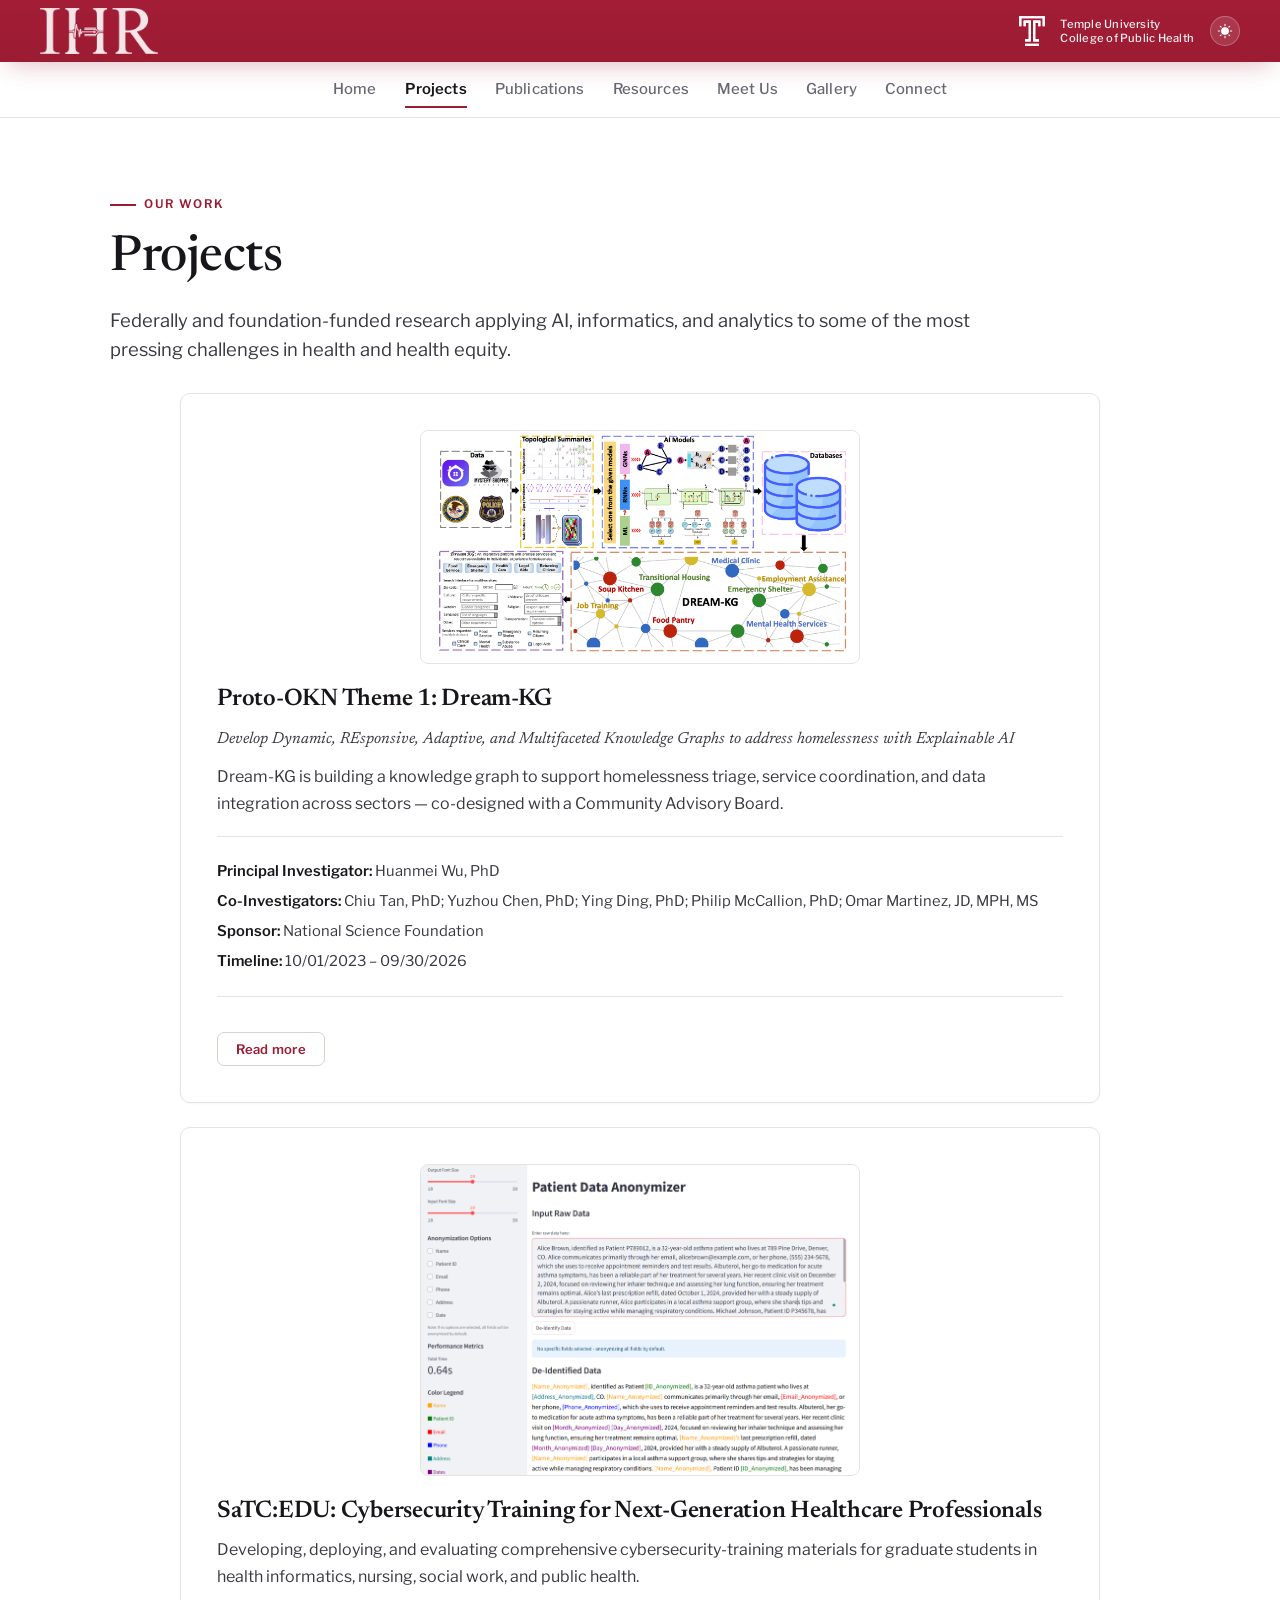
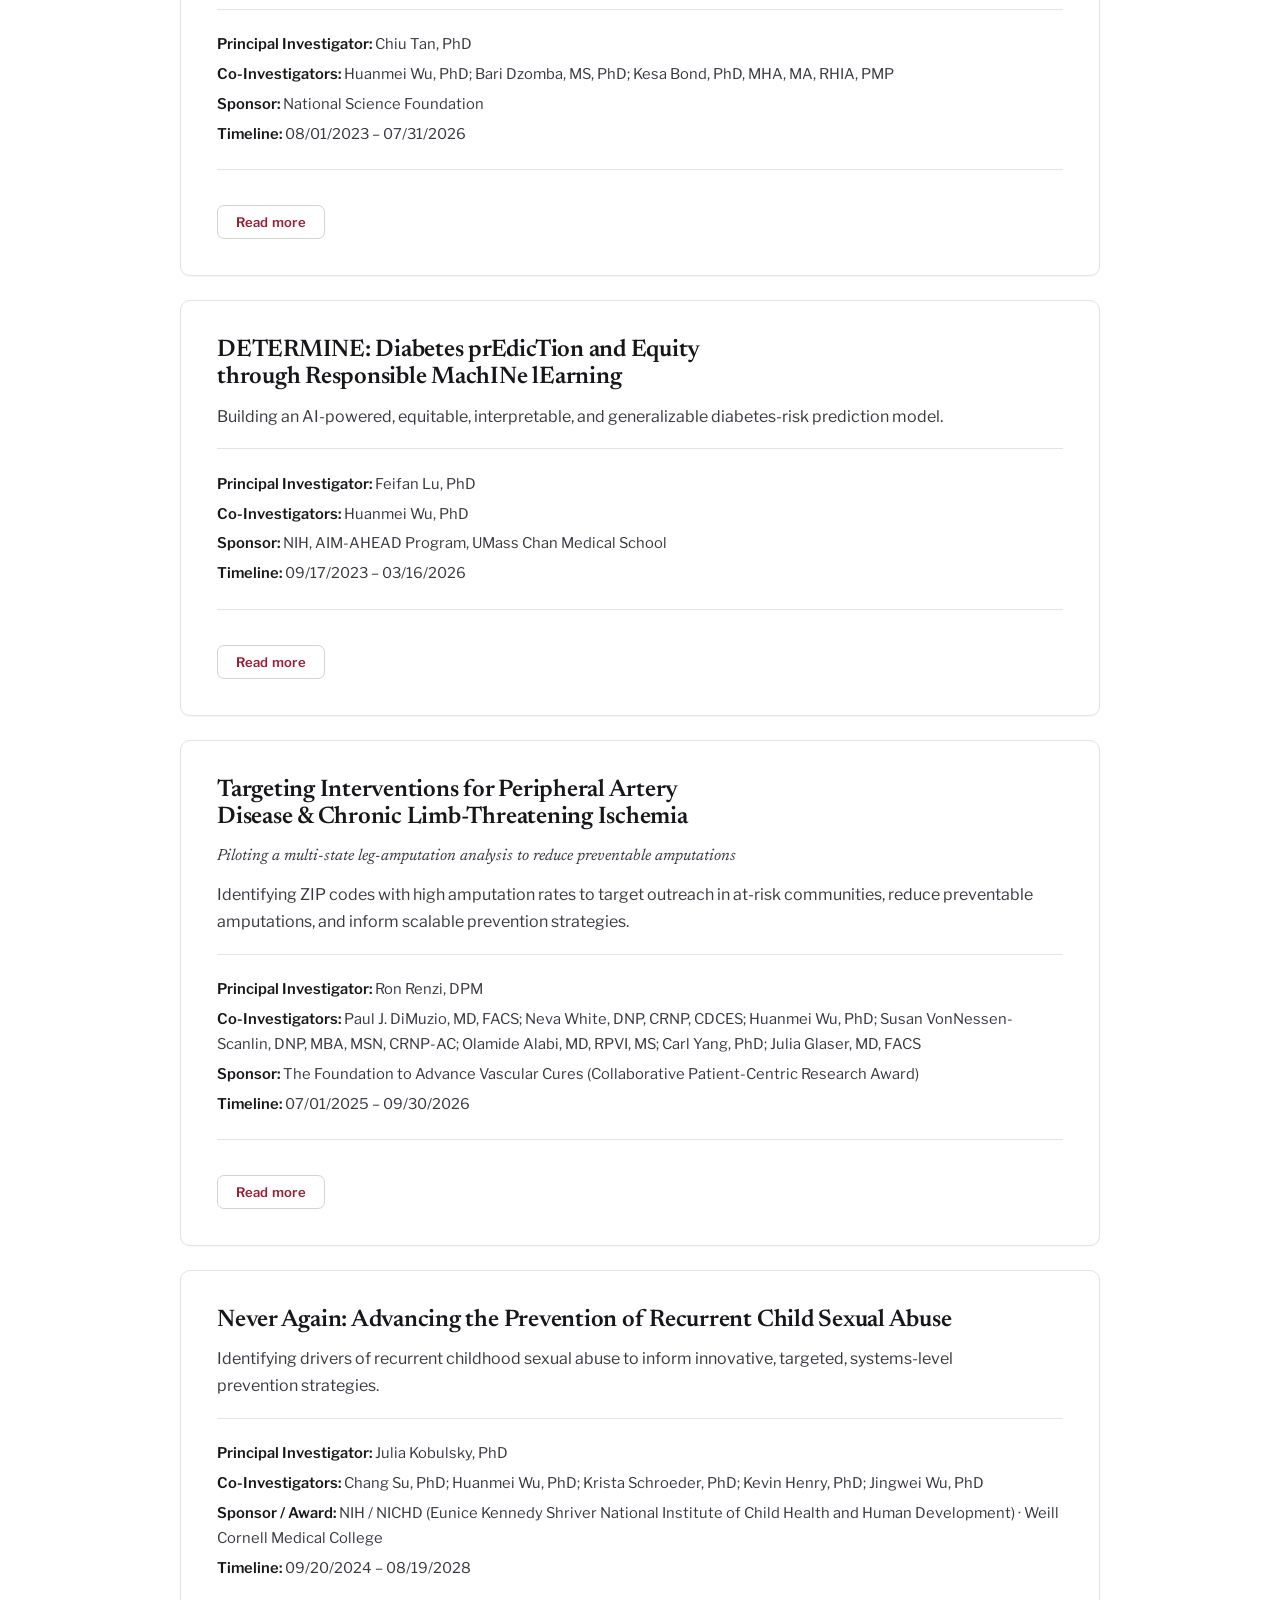
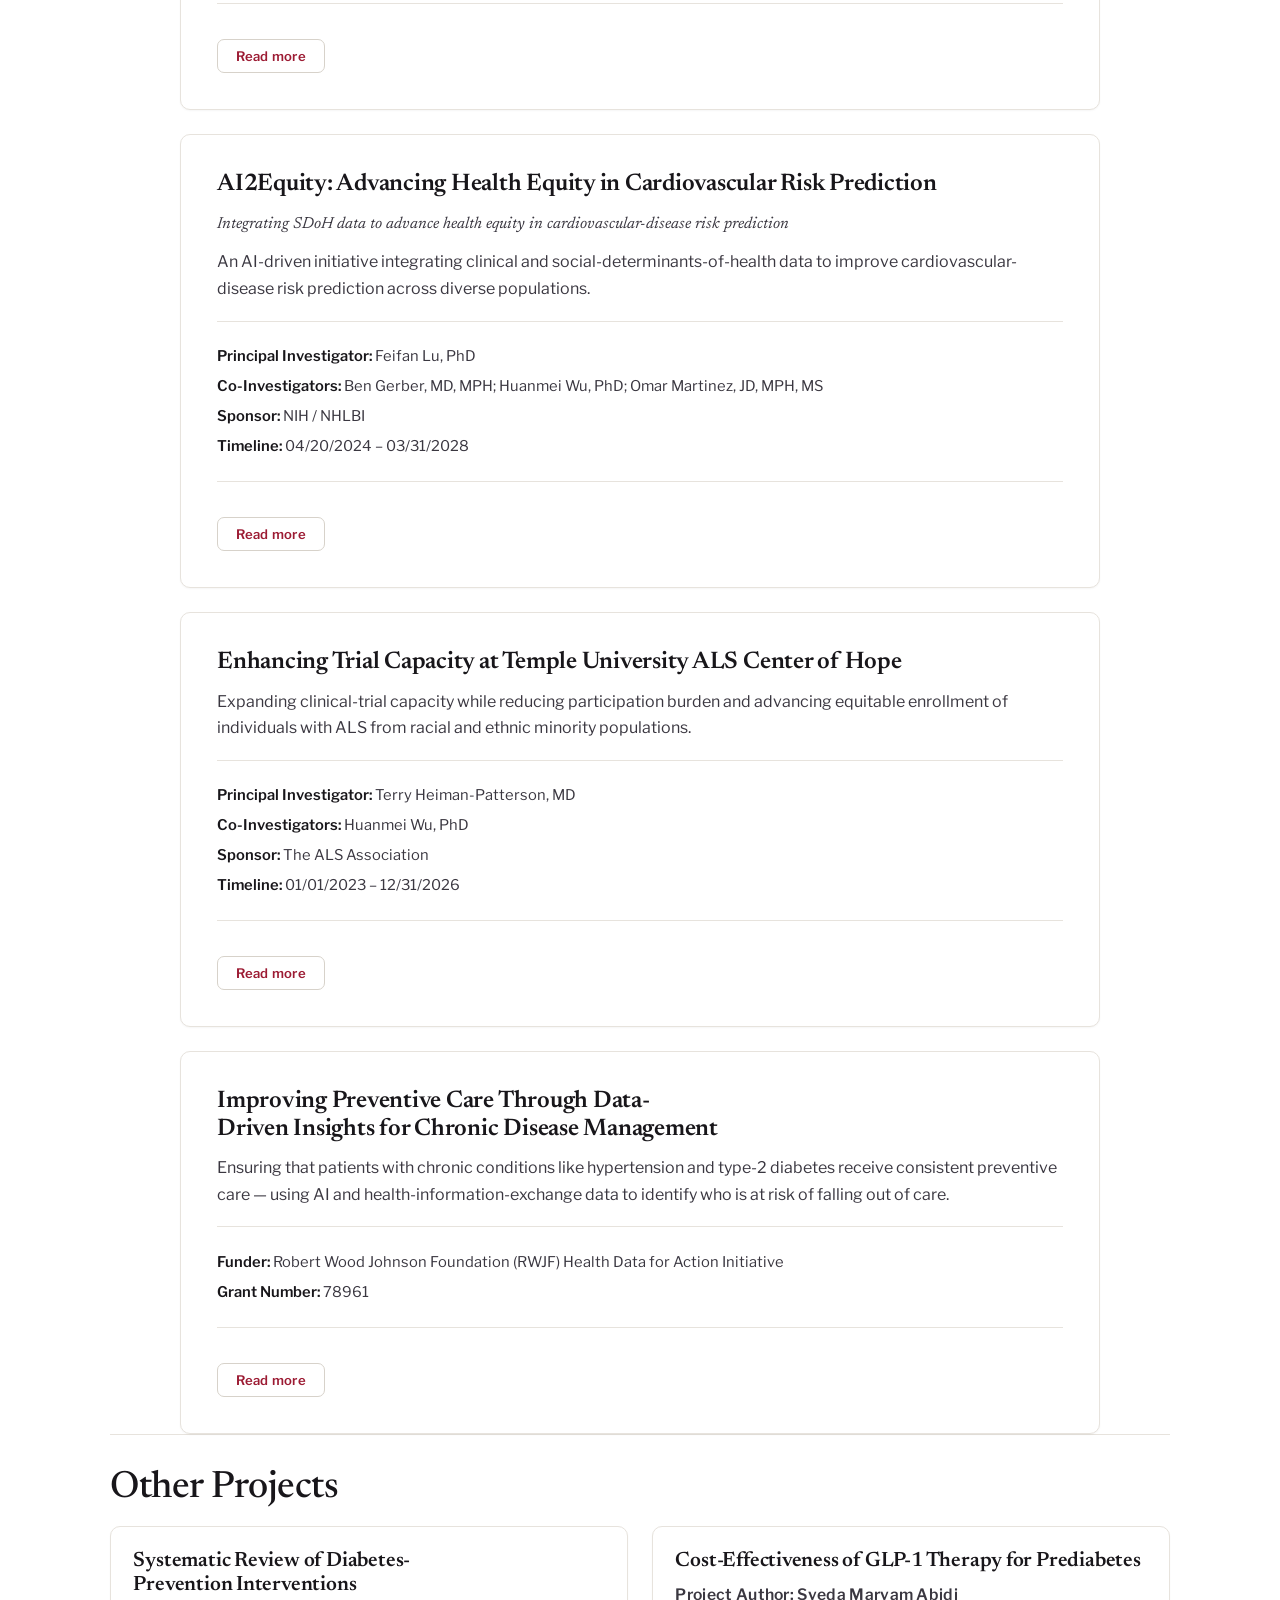
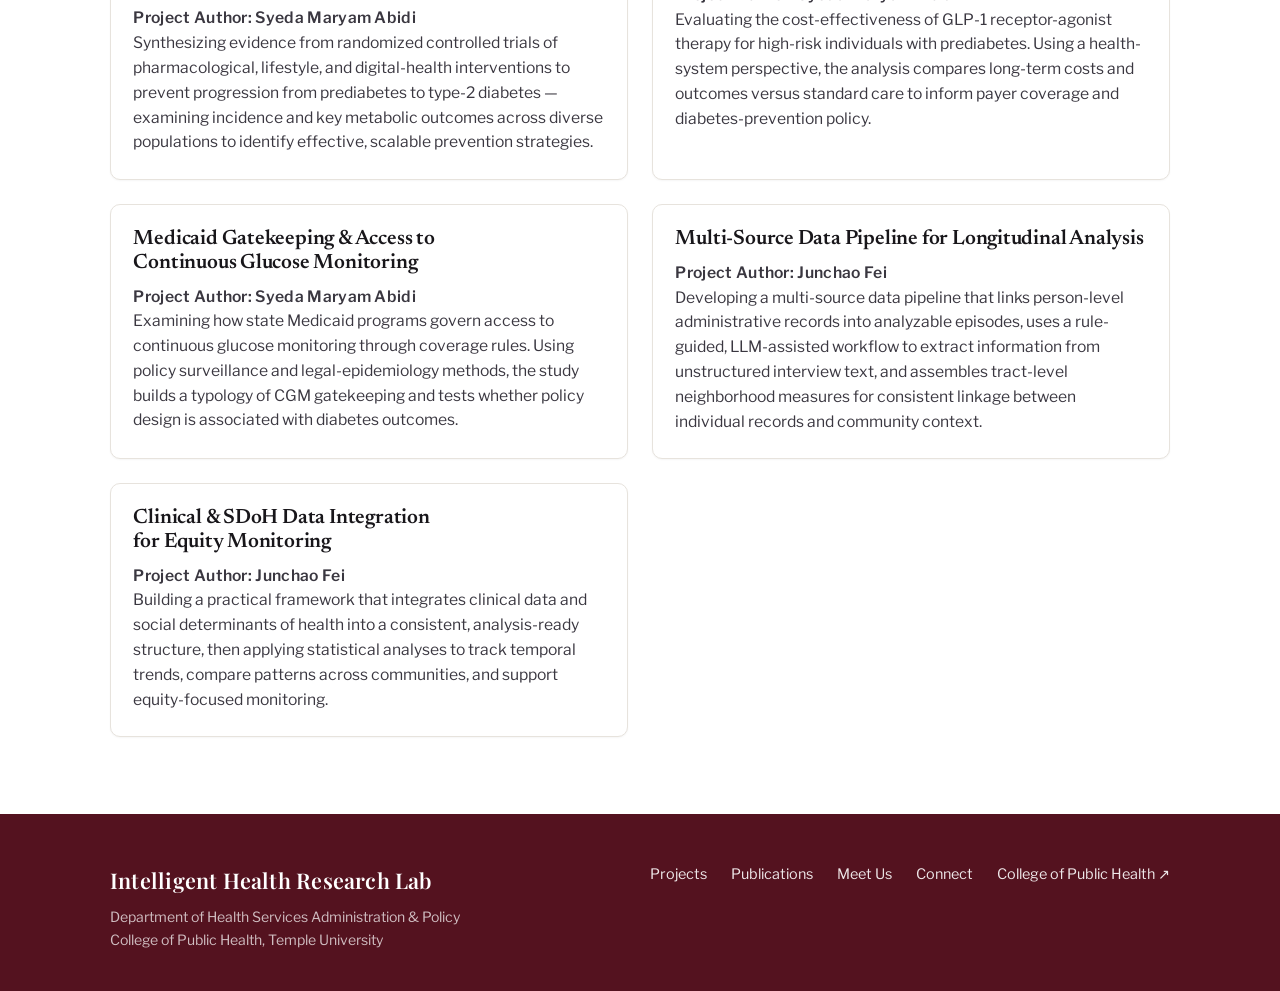
<file: projects.html>
<!doctype html>
<html lang="en">
<head>
  <meta charset="utf-8">
  <meta name="viewport" content="width=device-width, initial-scale=1, viewport-fit=cover">
  <title>Projects · IHR Lab</title>
  <meta name="description" content="Federally and foundation-funded research from the Intelligent Health Research Lab applying AI, informatics, and analytics to health and health equity.">
  <meta name="theme-color" content="#990000">
  <meta property="og:type" content="website">
  <meta property="og:site_name" content="Intelligent Health Research Lab">
  <meta property="og:title" content="Projects · IHR Lab">
  <meta property="og:description" content="Federally and foundation-funded research from the Intelligent Health Research Lab applying AI, informatics, and analytics to health and health equity.">
  <meta property="og:image" content="assets/img/AI2Equity.png">
  <meta name="twitter:card" content="summary_large_image">
  <link rel="icon" type="image/png" href="assets/img/logo-icon.png">
  <link rel="preconnect" href="https://fonts.googleapis.com">
  <link rel="preconnect" href="https://fonts.gstatic.com" crossorigin>
  <link href="https://fonts.googleapis.com/css2?family=Newsreader:ital,opsz,wght@0,6..72,400;0,6..72,500;0,6..72,600;1,6..72,400;1,6..72,500&family=Playfair+Display:wght@500;600;700&family=Libre+Franklin:wght@400;500;600;700&display=swap" rel="stylesheet">
  <link rel="stylesheet" href="assets/css/style.css">
  <script>
    // Apply saved theme before paint to avoid flash
    try { var t = localStorage.getItem('ihr-theme'); if (t) document.documentElement.setAttribute('data-theme', t); } catch (e) {}
  </script>
</head>
<body>
  <a class="skip-link" href="#main">Skip to content</a>
  <header id="main-header">
    <div class="header-top">
      <a href="index.html" class="masthead-logo" aria-label="IHR Lab — Intelligent Health Research Lab, home">
        <img src="assets/img/logo-mark-white.png" alt="Intelligent Health Research Lab">
      </a>
      <div class="header-top-right">
        <img src="assets/img/temple-logo.svg" alt="Temple University" class="temple-logo-icon">
        <div class="temple-text">
          Temple University<br>
          College of Public Health
        </div>
        <button class="theme-toggle" type="button" aria-label="Toggle dark mode" title="Toggle dark mode">
          <svg class="sun" viewBox="0 0 24 24" width="18" height="18" aria-hidden="true"><path fill="currentColor" d="M12 4V2m0 20v-2m8-8h2M2 12h2m13.66 5.66 1.41 1.41M4.93 4.93l1.41 1.41m0 11.32-1.41 1.41M19.07 4.93l-1.41 1.41M12 7a5 5 0 1 0 0 10 5 5 0 0 0 0-10z" stroke="currentColor" stroke-width="1.6" fill="none" stroke-linecap="round"/></svg>
          <svg class="moon" viewBox="0 0 24 24" width="18" height="18" aria-hidden="true"><path fill="currentColor" d="M21 12.79A9 9 0 1 1 11.21 3 7 7 0 0 0 21 12.79z"/></svg>
        </button>
      </div>
    </div>
    <div class="container nav-container">
      <nav class="nav" aria-label="Primary">
        <button class="nav-toggle" aria-label="Toggle navigation" aria-controls="primary-nav" aria-expanded="false">
          <svg class="hamburger-icon" viewBox="0 0 24 24" width="24" height="24" fill="none" stroke="currentColor" stroke-width="1.8" stroke-linecap="round" aria-hidden="true"><line x1="4" y1="7" x2="20" y2="7"/><line x1="4" y1="12" x2="20" y2="12"/><line x1="4" y1="17" x2="20" y2="17"/></svg>
          <svg class="close-icon" viewBox="0 0 24 24" width="24" height="24" fill="none" stroke="currentColor" stroke-width="1.8" stroke-linecap="round" aria-hidden="true"><line x1="6.5" y1="6.5" x2="17.5" y2="17.5"/><line x1="17.5" y1="6.5" x2="6.5" y2="17.5"/></svg>
        </button>
        <div class="navlinks" id="primary-nav">
          <a href="index.html">Home</a>
          <a href="projects.html" aria-current="page">Projects</a>
          <a href="publications.html">Publications</a>
          <a href="resources.html">Resources</a>
          <a href="people.html">Meet Us</a>
          <a href="gallery.html">Gallery</a>
          <a href="connect.html">Connect</a>
        </div>
      </nav>
    </div>
  </header>

  <main id="main">
    <section class="section">
      <div class="container">
        <span class="eyebrow">Our work</span>
        <h1>Projects</h1>
        <p class="lead">Federally and foundation-funded research applying AI, informatics, and analytics to some of the most pressing challenges in health and health equity.</p>

        <div class="projects-stack">
      <article class="project-card">
      <img src="assets/img/Dream KG.png" alt="Dream-KG project logo">
        <h3>Proto-OKN Theme 1: Dream-KG</h3>
      <p class="project-tagline">Develop Dynamic, REsponsive, Adaptive, and Multifaceted Knowledge Graphs to address homelessness with Explainable AI</p>
        <p>Dream-KG is building a knowledge graph to support homelessness triage, service coordination, and data integration across sectors &mdash; co-designed with a Community Advisory Board.</p>
        <div class="meta-block">
          <p><strong>Principal Investigator:</strong> Huanmei Wu, PhD</p>
          <p><strong>Co-Investigators:</strong> Chiu Tan, PhD; Yuzhou Chen, PhD; Ying Ding, PhD; Philip McCallion, PhD; Omar Martinez, JD, MPH, MS</p>
          <p><strong>Sponsor:</strong> National Science Foundation</p>
          <p><strong>Timeline:</strong> 10/01/2023 &ndash; 09/30/2026</p>
        </div>
        <button class="load-more-btn js-toggle" data-target="#dreamkg-details" data-class="collapsed" data-more="Read more" data-less="Show less" aria-expanded="false">Read more</button>
        <div class="expandable collapsed" id="dreamkg-details">
          <p class="section-label">Project focus</p>
          <p>This project is developing a knowledge graph that provides a comprehensive understanding of the social, economic, and political factors that contribute to homelessness while triaging existing resources. It is developed in partnership with a Community Advisory Board of social-service providers, clinicians, nonprofit leaders, policy advocates, and individuals with lived experience &mdash; spanning structural factors, evidence-based interventions, community resources, cultural nuance, and policy from local to federal levels.</p>
          <div class="explore-more">
            <h4>Explore more</h4>
            <a href="https://dreamkg.com/" target="_blank" rel="noopener">Dream-KG project site</a>
            <a href="https://nsf.elsevierpure.com/en/projects/proto-okn-theme-1-dream-kdevelop-dynamic-responsive-adaptive-and-/" target="_blank" rel="noopener">NSF project record</a>
            <a href="https://youtu.be/S-pOfgtU4ik?si=94LSvWGOjjKpJPO3" target="_blank" rel="noopener">Project overview (video)</a>
            <a href="https://nij.ojp.gov/funding/funding-build-open-knowledge-networks-address-societal-challenges-nij-partners-national-science" target="_blank" rel="noopener">NIJ &amp; NSF: Open Knowledge Networks</a>
          </div>
        </div>
      </article>
      <article class="project-card">
      <img src="assets/img/SaTCEDU.png" alt="SaTC:EDU project logo">
        <h3>SaTC:EDU: Cybersecurity Training for Next-Generation Healthcare Professionals</h3>
        <p>Developing, deploying, and evaluating comprehensive cybersecurity-training materials for graduate students in health informatics, nursing, social work, and public health.</p>
        <div class="meta-block">
          <p><strong>Principal Investigator:</strong> Chiu Tan, PhD</p>
          <p><strong>Co-Investigators:</strong> Huanmei Wu, PhD; Bari Dzomba, MS, PhD; Kesa Bond, PhD, MHA, MA, RHIA, PMP</p>
          <p><strong>Sponsor:</strong> National Science Foundation</p>
          <p><strong>Timeline:</strong> 08/01/2023 &ndash; 07/31/2026</p>
        </div>
        <button class="load-more-btn js-toggle" data-target="#satc-details" data-class="collapsed" data-more="Read more" data-less="Show less" aria-expanded="false">Read more</button>
        <div class="expandable collapsed" id="satc-details">
          <p class="section-label">Introduction</p>
          <p>This initiative addresses the critical need for cybersecurity education in healthcare settings by creating training materials tailored to health professionals, bridging the gap between theoretical cybersecurity concepts and their practical application in real-world healthcare environments.</p>
          <div class="explore-more">
            <h4>Explore more</h4>
            <a href="https://chiutan.github.io/EDU-website/#about" target="_blank" rel="noopener">SaTC:EDU project site</a>
            <a href="https://ieeexplore.ieee.org/abstract/document/10628649" target="_blank" rel="noopener">Cybersecurity training in CAHIIM-accredited programs (IEEE)</a>
          </div>
        </div>
      </article>
      <article class="project-card">
        <h3>DETERMINE: Diabetes prEdicTion and Equity through Responsible MachINe lEarning</h3>
        <p>Building an AI-powered, equitable, interpretable, and generalizable diabetes-risk prediction model.</p>
        <div class="meta-block">
          <p><strong>Principal Investigator:</strong> Feifan Lu, PhD</p>
          <p><strong>Co-Investigators:</strong> Huanmei Wu, PhD</p>
          <p><strong>Sponsor:</strong> NIH, AIM-AHEAD Program, UMass Chan Medical School</p>
          <p><strong>Timeline:</strong> 09/17/2023 &ndash; 03/16/2026</p>
        </div>
        <button class="load-more-btn js-toggle" data-target="#determine-details" data-class="collapsed" data-more="Read more" data-less="Show less" aria-expanded="false">Read more</button>
        <div class="expandable collapsed" id="determine-details">
          <p class="section-label">Introduction</p>
          <p>DETERMINE integrates and curates broad social drivers of health across domains and levels to represent holistic contextual health information, and explores responsible AI models that uncover intersectional interactions between social and clinical factors of diabetes risk. The team validates the model across healthcare institutions to ensure it delivers accurate, fair, generalizable, and interpretable type-2 diabetes risk predictions.</p>
          <div class="explore-more">
            <h4>Explore more</h4>
            <a href="https://www.aim-ahead.net/what-is-aim-ahead/" target="_blank" rel="noopener">AIM-AHEAD Program</a>
            <a href="https://www.umassmed.edu/ai4health/research-and-funding/" target="_blank" rel="noopener">UMass Chan AI4Health research</a>
          </div>
        </div>
      </article>
      <article class="project-card">
        <h3>Targeting Interventions for Peripheral Artery Disease &amp; Chronic Limb-Threatening Ischemia</h3>
      <p class="project-tagline">Piloting a multi-state leg-amputation analysis to reduce preventable amputations</p>
        <p>Identifying ZIP codes with high amputation rates to target outreach in at-risk communities, reduce preventable amputations, and inform scalable prevention strategies.</p>
        <div class="meta-block">
          <p><strong>Principal Investigator:</strong> Ron Renzi, DPM</p>
          <p><strong>Co-Investigators:</strong> Paul J. DiMuzio, MD, FACS; Neva White, DNP, CRNP, CDCES; Huanmei Wu, PhD; Susan VonNessen-Scanlin, DNP, MBA, MSN, CRNP-AC; Olamide Alabi, MD, RPVI, MS; Carl Yang, PhD; Julia Glaser, MD, FACS</p>
          <p><strong>Sponsor:</strong> The Foundation to Advance Vascular Cures (Collaborative Patient-Centric Research Award)</p>
          <p><strong>Timeline:</strong> 07/01/2025 &ndash; 09/30/2026</p>
        </div>
        <button class="load-more-btn js-toggle" data-target="#padclti-details" data-class="collapsed" data-more="Read more" data-less="Show less" aria-expanded="false">Read more</button>
        <div class="expandable collapsed" id="padclti-details">
          <p class="section-label">Introduction</p>
          <p>The team leverages AI-supported analytics and geospatial modeling to identify ZIP codes with disproportionately high amputation rates. By integrating clinical, demographic, and geographic data across multiple states, the project uncovers patterns of risk, delayed care, and preventable disease progression &mdash; informing targeted, place-based outreach and a scalable, evidence-based model that advances equitable vascular care.</p>
          <div class="explore-more">
            <h4>Explore more</h4>
            <a href="https://www.vascularcures.org/post/2025-research-award-recipients" target="_blank" rel="noopener">2025 Research Award recipients</a>
          </div>
        </div>
      </article>
      <article class="project-card">
        <h3>Never Again: Advancing the Prevention of Recurrent Child Sexual Abuse</h3>
        <p>Identifying drivers of recurrent childhood sexual abuse to inform innovative, targeted, systems-level prevention strategies.</p>
        <div class="meta-block">
          <p><strong>Principal Investigator:</strong> Julia Kobulsky, PhD</p>
          <p><strong>Co-Investigators:</strong> Chang Su, PhD; Huanmei Wu, PhD; Krista Schroeder, PhD; Kevin Henry, PhD; Jingwei Wu, PhD</p>
          <p><strong>Sponsor / Award:</strong> NIH / NICHD (Eunice Kennedy Shriver National Institute of Child Health and Human Development) &middot; Weill Cornell Medical College</p>
          <p><strong>Timeline:</strong> 09/20/2024 &ndash; 08/19/2028</p>
        </div>
        <button class="load-more-btn js-toggle" data-target="#neveragain-details" data-class="collapsed" data-more="Read more" data-less="Show less" aria-expanded="false">Read more</button>
        <div class="expandable collapsed" id="neveragain-details">
          <p class="section-label">Introduction</p>
          <p>While much research focuses on identifying abuse and treatment after harm occurs, far less is known about why abuse recurs and how systems can intervene earlier. Using a unique, linked longitudinal dataset of child-welfare records and law-enforcement investigations in Philadelphia, the team applies natural language processing to case narratives and geospatial analyses of neighborhood context, interpreted through qualitative interviews with practitioners, caregivers, and survivors &mdash; translating insights into practical, trauma-informed, system-ready prevention approaches.</p>
          <div class="explore-more">
            <h4>Explore more</h4>
            <a href="https://reporter.nih.gov/search/EaC3BhVN6USBfOMuTswDVQ/project-details/11044513" target="_blank" rel="noopener">NIH RePORTER project details</a>
          </div>
        </div>
      </article>
      <article class="project-card">
        <h3>AI2Equity: Advancing Health Equity in Cardiovascular Risk Prediction</h3>
      <p class="project-tagline">Integrating SDoH data to advance health equity in cardiovascular-disease risk prediction</p>
        <p>An AI-driven initiative integrating clinical and social-determinants-of-health data to improve cardiovascular-disease risk prediction across diverse populations.</p>
        <div class="meta-block">
          <p><strong>Principal Investigator:</strong> Feifan Lu, PhD</p>
          <p><strong>Co-Investigators:</strong> Ben Gerber, MD, MPH; Huanmei Wu, PhD; Omar Martinez, JD, MPH, MS</p>
          <p><strong>Sponsor:</strong> NIH / NHLBI</p>
          <p><strong>Timeline:</strong> 04/20/2024 &ndash; 03/31/2028</p>
        </div>
        <button class="load-more-btn js-toggle" data-target="#ai2equity-details" data-class="collapsed" data-more="Read more" data-less="Show less" aria-expanded="false">Read more</button>
        <div class="expandable collapsed" id="ai2equity-details">
          <p class="section-label">Introduction</p>
          <p>Cardiovascular-disease risk is shaped not only by clinical factors but by social and structural conditions that influence access to care and prevention &mdash; factors existing risk models largely ignore. AI2Equity develops an AI-enhanced, equitable CVD risk model that integrates clinical data with multi-level social drivers of health, using advanced machine-learning methods and diverse datasets to improve prediction and inform interventions that reduce disparities in outcomes.</p>
          <div class="explore-more">
            <h4>Explore more</h4>
            <a href="https://www.umassmed.edu/ai4health/research-and-funding/" target="_blank" rel="noopener">UMass Chan AI4Health research</a>
          </div>
        </div>
      </article>
      <article class="project-card">
        <h3>Enhancing Trial Capacity at Temple University ALS Center of Hope</h3>
        <p>Expanding clinical-trial capacity while reducing participation burden and advancing equitable enrollment of individuals with ALS from racial and ethnic minority populations.</p>
        <div class="meta-block">
          <p><strong>Principal Investigator:</strong> Terry Heiman-Patterson, MD</p>
          <p><strong>Co-Investigators:</strong> Huanmei Wu, PhD</p>
          <p><strong>Sponsor:</strong> The ALS Association</p>
          <p><strong>Timeline:</strong> 01/01/2023 &ndash; 12/31/2026</p>
        </div>
        <button class="load-more-btn js-toggle" data-target="#als-details" data-class="collapsed" data-more="Read more" data-less="Show less" aria-expanded="false">Read more</button>
        <div class="expandable collapsed" id="als-details">
          <p class="section-label">Introduction</p>
          <p>Temple's ALS Center of Hope runs clinical trials but has found racial and ethnic minority populations underrepresented. This project addresses three key barriers &mdash; the high opportunity costs of participation, delayed referrals, and mistrust of research &mdash; by integrating trial visits with clinic visits; providing support for parking, transportation, and meals; educating providers on bias, early diagnosis, and timely referral; and educating community members and people with ALS about clinical trials and participant protections.</p>
        </div>
      </article>
      <article class="project-card">
        <h3>Improving Preventive Care Through Data-Driven Insights for Chronic Disease Management</h3>
        <p>Ensuring that patients with chronic conditions like hypertension and type-2 diabetes receive consistent preventive care &mdash; using AI and health-information-exchange data to identify who is at risk of falling out of care.</p>
        <div class="meta-block">
          <p><strong>Funder:</strong> Robert Wood Johnson Foundation (RWJF) Health Data for Action Initiative</p>
          <p><strong>Grant Number:</strong> 78961</p>
        </div>
        <button class="load-more-btn js-toggle" data-target="#preventive-details" data-class="collapsed" data-more="Read more" data-less="Show less" aria-expanded="false">Read more</button>
        <div class="expandable collapsed" id="preventive-details">
          <p class="section-label">Project Overview</p>
          <p>This project addresses a critical challenge in U.S. healthcare: ensuring that patients with chronic conditions like hypertension and type-2 diabetes receive consistent preventive care. Despite the availability of effective treatments, many patients struggle to maintain regular healthcare visits, leading to increased emergency-department use, complications, and healthcare costs.</p>
          <p class="section-label">Research Challenge</p>
          <p>Understanding why some patients adhere to recommended care visits while others do not &mdash; and why some resort to emergency departments for conditions manageable through routine care &mdash; requires analyzing complex interactions between patient characteristics, social determinants of health, healthcare-access factors, and provider-level influences. Traditional approaches often examine these factors in isolation, missing patterns that emerge from comprehensive data integration.</p>
          <p class="section-label">Our Approach</p>
          <p>Leveraging data from the HealthShare Exchange, a regional health-information exchange serving multiple healthcare systems, this research examines patient- and provider-level factors associated with preventive-care visit adherence and emergency-department utilization among adults with hypertension, type-2 diabetes, or both. The project employs advanced machine-learning and AI methods to develop predictive models that identify patients at risk for poor care adherence or inappropriate ED use.</p>
          <p class="section-label">Key Research Questions</p>
          <ul>
            <li>What patient-level factors (demographics, comorbidities, social determinants) influence preventive-care visit adherence?</li>
            <li>How do provider-level and healthcare-system factors affect care patterns?</li>
            <li>Can machine-learning models accurately predict which patients are at highest risk for care non-adherence or ED overutilization?</li>
            <li>What actionable insights can inform targeted interventions by health systems and insurers?</li>
          </ul>
          <p class="section-label">Impact &amp; Significance</p>
          <p>This work aims to give health systems and insurers evidence-based strategies for improving maintenance care for chronic diseases. By identifying high-risk patients and understanding modifiable factors that shape care patterns, healthcare organizations can implement targeted interventions to reduce morbidity, mortality, and costs while promoting health equity.</p>
          <div class="explore-more">
            <h4>Related papers</h4>
            <p style="margin:.3rem 0 .1rem"><strong>Data Preprocessing and Integration for Healthcare Utilization Analysis in Chronic Disease Management</strong></p>
            <p class="small" style="margin:0 0 .6rem">A methodological framework for preprocessing and integrating complex health-information-exchange data &mdash; addressing fragmentation across systems, missing values, inconsistent coding, and the integration of clinical encounters, labs, diagnoses, medications, and social determinants of health.</p>
            <p style="margin:.3rem 0 .1rem"><strong>Machine-Learning Prediction of Healthcare Utilization Patterns in Type-2 Diabetes and Hypertension</strong></p>
            <p class="small" style="margin:0">Develops and evaluates machine-learning models to predict preventive-care visit adherence and emergency-department use, comparing multiple algorithms and analyzing the key drivers of care patterns.</p>
          </div>
        </div>
      </article>
        </div>

        <h2 class="subhead">Other Projects</h2>
        <div class="grid grid-2">
          <article class="card"><div class="card-body">
            <h3>Systematic Review of Diabetes-Prevention Interventions</h3>
            <p class="project-author">Project Author: Syeda Maryam Abidi</p>
            <p>Synthesizing evidence from randomized controlled trials of pharmacological, lifestyle, and digital-health interventions to prevent progression from prediabetes to type-2 diabetes &mdash; examining incidence and key metabolic outcomes across diverse populations to identify effective, scalable prevention strategies.</p>
          </div></article>
          <article class="card"><div class="card-body">
            <h3>Cost-Effectiveness of GLP-1 Therapy for Prediabetes</h3>
            <p class="project-author">Project Author: Syeda Maryam Abidi</p>
            <p>Evaluating the cost-effectiveness of GLP-1 receptor-agonist therapy for high-risk individuals with prediabetes. Using a health-system perspective, the analysis compares long-term costs and outcomes versus standard care to inform payer coverage and diabetes-prevention policy.</p>
          </div></article>
          <article class="card"><div class="card-body">
            <h3>Medicaid Gatekeeping &amp; Access to Continuous Glucose Monitoring</h3>
            <p class="project-author">Project Author: Syeda Maryam Abidi</p>
            <p>Examining how state Medicaid programs govern access to continuous glucose monitoring through coverage rules. Using policy surveillance and legal-epidemiology methods, the study builds a typology of CGM gatekeeping and tests whether policy design is associated with diabetes outcomes.</p>
          </div></article>
          <article class="card"><div class="card-body">
            <h3>Multi-Source Data Pipeline for Longitudinal Analysis</h3>
            <p class="project-author">Project Author: Junchao Fei</p>
            <p>Developing a multi-source data pipeline that links person-level administrative records into analyzable episodes, uses a rule-guided, LLM-assisted workflow to extract information from unstructured interview text, and assembles tract-level neighborhood measures for consistent linkage between individual records and community context.</p>
          </div></article>
          <article class="card"><div class="card-body">
            <h3>Clinical &amp; SDoH Data Integration for Equity Monitoring</h3>
            <p class="project-author">Project Author: Junchao Fei</p>
            <p>Building a practical framework that integrates clinical data and social determinants of health into a consistent, analysis-ready structure, then applying statistical analyses to track temporal trends, compare patterns across communities, and support equity-focused monitoring.</p>
          </div></article>
        </div>
      </div>
    </section>
  </main>

  <footer>
    <div class="container">
      <div class="footer-brand">
        <span class="footer-sig">Intelligent Health Research Lab</span>
        <span class="small">
          Department of Health Services Administration &amp; Policy<br>
          College of Public Health, Temple University
        </span>
      </div>
      <div class="footer-links">
        <a href="projects.html">Projects</a>
        <a href="publications.html">Publications</a>
        <a href="people.html">Meet Us</a>
        <a href="connect.html">Connect</a>
        <a href="https://cph.temple.edu/" target="_blank" rel="noopener">College of Public Health &#8599;</a>
      </div>
    </div>
  </footer>

  <script>
    // Footer year
    var y = document.getElementById('year'); if (y) y.textContent = new Date().getFullYear();
    // Mobile nav toggle
    var toggle = document.querySelector('.nav-toggle');
    var nav = document.getElementById('primary-nav');
    if (toggle && nav) {
      toggle.addEventListener('click', function () {
        var open = nav.classList.toggle('open');
        toggle.classList.toggle('open', open);
        toggle.setAttribute('aria-expanded', String(open));
      });
    }
    // Generic expand/collapse (projects, bios, project detail)
    document.querySelectorAll('.js-toggle').forEach(function (btn) {
      btn.addEventListener('click', function () {
        var target = document.querySelector(btn.getAttribute('data-target'));
        if (!target) return;
        var cls = btn.getAttribute('data-class') || 'collapsed';
        var on = target.classList.toggle(cls);
        btn.textContent = on ? (btn.getAttribute('data-more') || 'Read more')
                             : (btn.getAttribute('data-less') || 'Show less');
        btn.setAttribute('aria-expanded', String(!on));
      });
    });
    // Gallery "load more": reveal hidden items, hide the button
    document.querySelectorAll('.js-showmore').forEach(function (btn) {
      btn.addEventListener('click', function () {
        document.querySelectorAll(btn.getAttribute('data-target')).forEach(function (el) { el.hidden = false; });
        btn.hidden = true;
      });
    });
    // Theme toggle
    var tt = document.querySelector('.theme-toggle');
    if (tt) {
      tt.addEventListener('click', function () {
        var root = document.documentElement;
        var isDark = root.getAttribute('data-theme') === 'dark'
          || (!root.getAttribute('data-theme') && window.matchMedia('(prefers-color-scheme: dark)').matches);
        var next = isDark ? 'light' : 'dark';
        root.setAttribute('data-theme', next);
        try { localStorage.setItem('ihr-theme', next); } catch (e) {}
      });
    }
  </script>
</body>
</html>
</file>
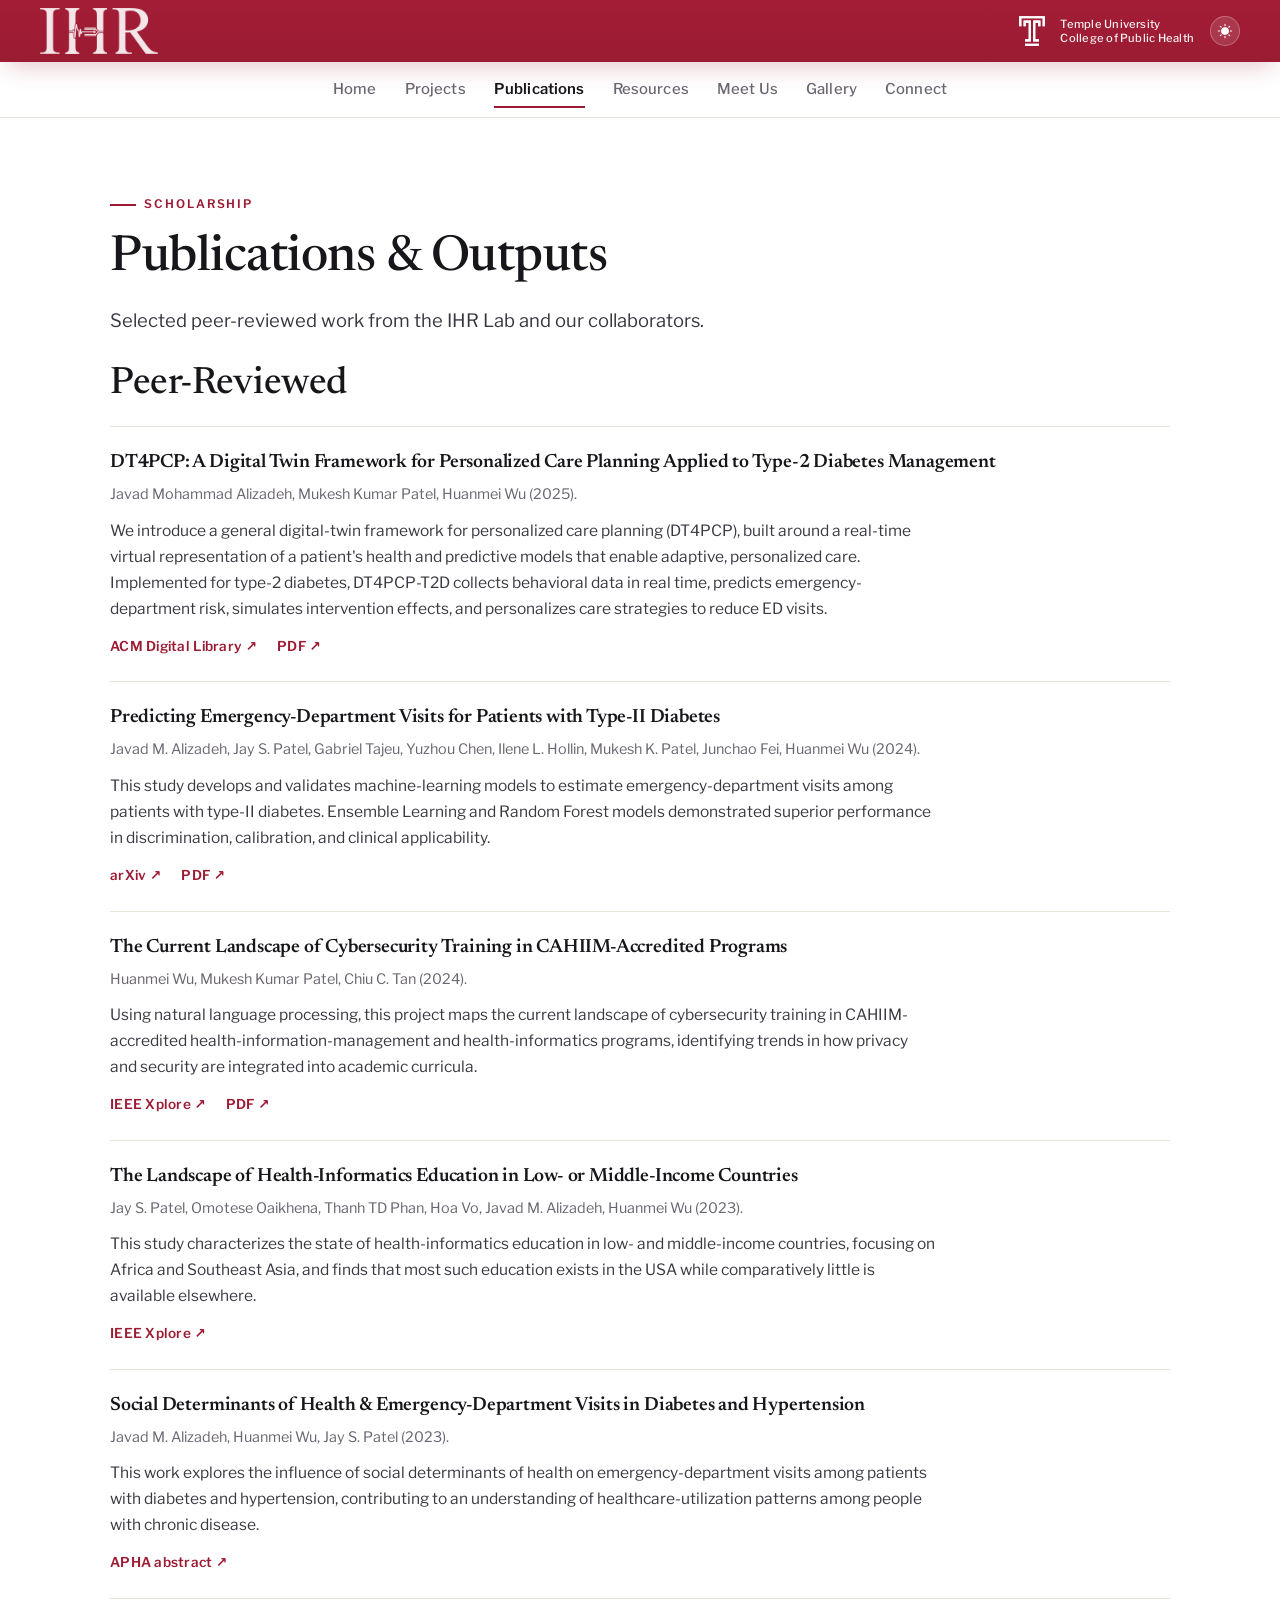
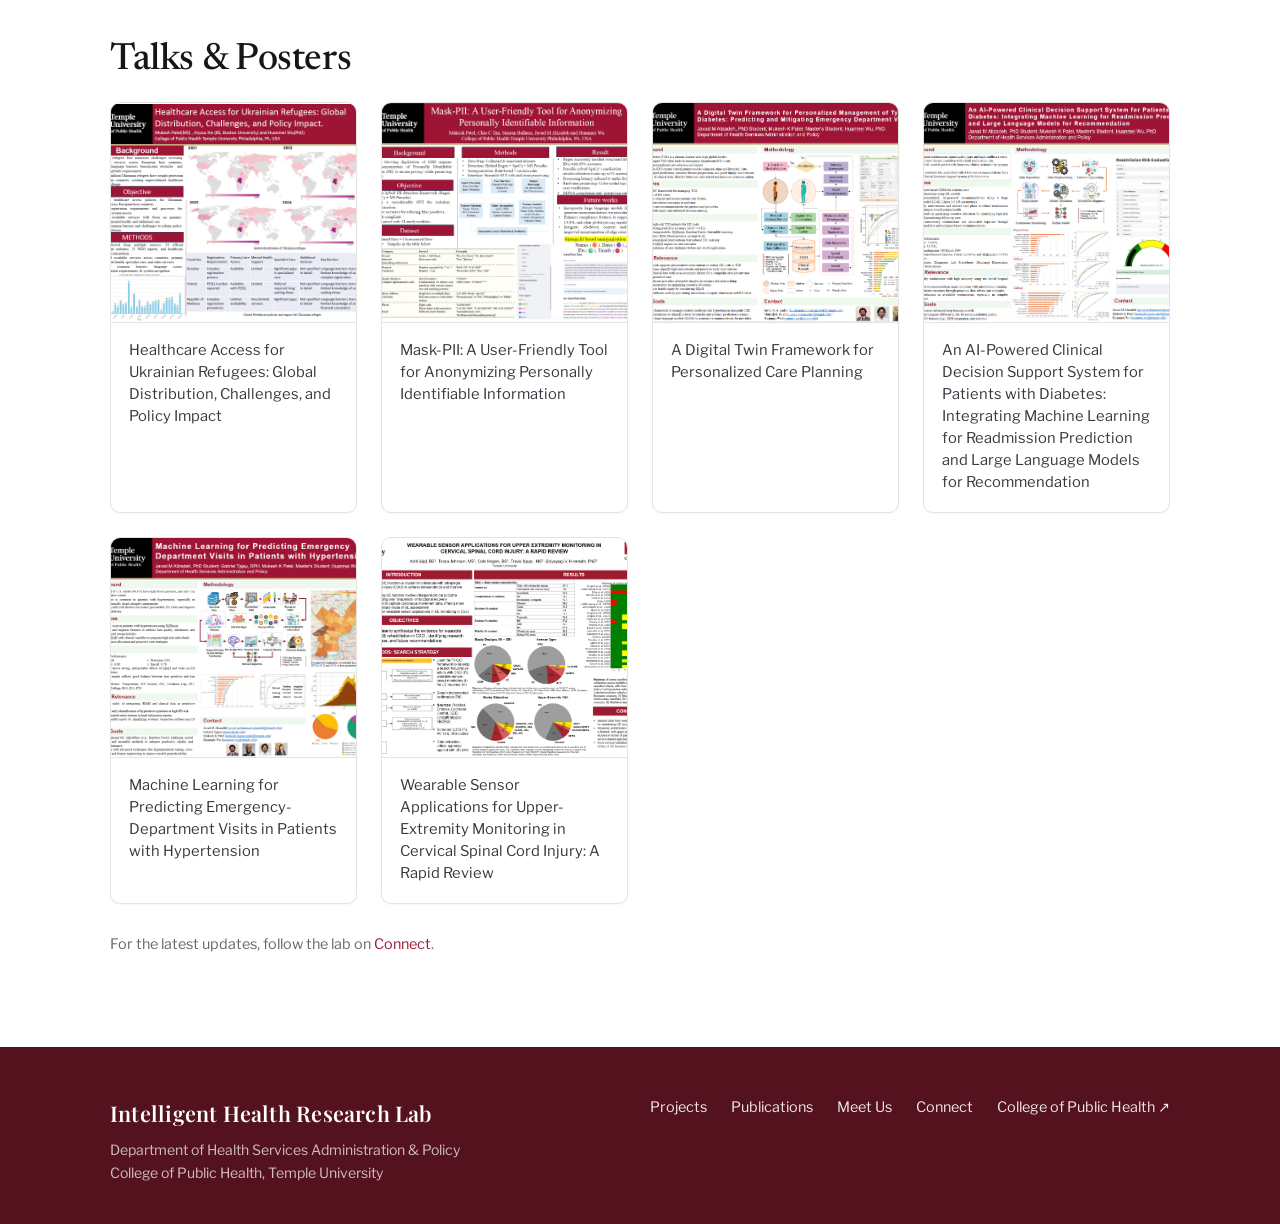
<file: publications.html>
<!doctype html>
<html lang="en">
<head>
  <meta charset="utf-8">
  <meta name="viewport" content="width=device-width, initial-scale=1, viewport-fit=cover">
  <title>Publications · IHR Lab</title>
  <meta name="description" content="Peer-reviewed publications and research outputs from the Intelligent Health Research Lab at Temple University.">
  <meta name="theme-color" content="#990000">
  <meta property="og:type" content="website">
  <meta property="og:site_name" content="Intelligent Health Research Lab">
  <meta property="og:title" content="Publications · IHR Lab">
  <meta property="og:description" content="Peer-reviewed publications and research outputs from the Intelligent Health Research Lab at Temple University.">
  <meta property="og:image" content="assets/img/AI2Equity.png">
  <meta name="twitter:card" content="summary_large_image">
  <link rel="icon" type="image/png" href="assets/img/logo-icon.png">
  <link rel="preconnect" href="https://fonts.googleapis.com">
  <link rel="preconnect" href="https://fonts.gstatic.com" crossorigin>
  <link href="https://fonts.googleapis.com/css2?family=Newsreader:ital,opsz,wght@0,6..72,400;0,6..72,500;0,6..72,600;1,6..72,400;1,6..72,500&family=Playfair+Display:wght@500;600;700&family=Libre+Franklin:wght@400;500;600;700&display=swap" rel="stylesheet">
  <link rel="stylesheet" href="assets/css/style.css">
  <script>
    // Apply saved theme before paint to avoid flash
    try { var t = localStorage.getItem('ihr-theme'); if (t) document.documentElement.setAttribute('data-theme', t); } catch (e) {}
  </script>
</head>
<body>
  <a class="skip-link" href="#main">Skip to content</a>
  <header id="main-header">
    <div class="header-top">
      <a href="index.html" class="masthead-logo" aria-label="IHR Lab — Intelligent Health Research Lab, home">
        <img src="assets/img/logo-mark-white.png" alt="Intelligent Health Research Lab">
      </a>
      <div class="header-top-right">
        <img src="assets/img/temple-logo.svg" alt="Temple University" class="temple-logo-icon">
        <div class="temple-text">
          Temple University<br>
          College of Public Health
        </div>
        <button class="theme-toggle" type="button" aria-label="Toggle dark mode" title="Toggle dark mode">
          <svg class="sun" viewBox="0 0 24 24" width="18" height="18" aria-hidden="true"><path fill="currentColor" d="M12 4V2m0 20v-2m8-8h2M2 12h2m13.66 5.66 1.41 1.41M4.93 4.93l1.41 1.41m0 11.32-1.41 1.41M19.07 4.93l-1.41 1.41M12 7a5 5 0 1 0 0 10 5 5 0 0 0 0-10z" stroke="currentColor" stroke-width="1.6" fill="none" stroke-linecap="round"/></svg>
          <svg class="moon" viewBox="0 0 24 24" width="18" height="18" aria-hidden="true"><path fill="currentColor" d="M21 12.79A9 9 0 1 1 11.21 3 7 7 0 0 0 21 12.79z"/></svg>
        </button>
      </div>
    </div>
    <div class="container nav-container">
      <nav class="nav" aria-label="Primary">
        <button class="nav-toggle" aria-label="Toggle navigation" aria-controls="primary-nav" aria-expanded="false">
          <svg class="hamburger-icon" viewBox="0 0 24 24" width="24" height="24" fill="none" stroke="currentColor" stroke-width="1.8" stroke-linecap="round" aria-hidden="true"><line x1="4" y1="7" x2="20" y2="7"/><line x1="4" y1="12" x2="20" y2="12"/><line x1="4" y1="17" x2="20" y2="17"/></svg>
          <svg class="close-icon" viewBox="0 0 24 24" width="24" height="24" fill="none" stroke="currentColor" stroke-width="1.8" stroke-linecap="round" aria-hidden="true"><line x1="6.5" y1="6.5" x2="17.5" y2="17.5"/><line x1="17.5" y1="6.5" x2="6.5" y2="17.5"/></svg>
        </button>
        <div class="navlinks" id="primary-nav">
          <a href="index.html">Home</a>
          <a href="projects.html">Projects</a>
          <a href="publications.html" aria-current="page">Publications</a>
          <a href="resources.html">Resources</a>
          <a href="people.html">Meet Us</a>
          <a href="gallery.html">Gallery</a>
          <a href="connect.html">Connect</a>
        </div>
      </nav>
    </div>
  </header>

  <main id="main">
    <section class="section">
      <div class="container">
        <span class="eyebrow">Scholarship</span>
        <h1>Publications &amp; Outputs</h1>
        <p class="lead">Selected peer-reviewed work from the IHR Lab and our collaborators.</p>

        <h2 style="margin-top:1.75rem">Peer-Reviewed</h2>
        <div class="publist">
          <div class="pubitem">
            <strong>DT4PCP: A Digital Twin Framework for Personalized Care Planning Applied to Type-2 Diabetes Management</strong>
            <div class="meta">Javad Mohammad Alizadeh, Mukesh Kumar Patel, Huanmei Wu (2025).</div>
            <p class="abstract">We introduce a general digital-twin framework for personalized care planning (DT4PCP), built around a real-time virtual representation of a patient's health and predictive models that enable adaptive, personalized care. Implemented for type-2 diabetes, DT4PCP-T2D collects behavioral data in real time, predicts emergency-department risk, simulates intervention effects, and personalizes care strategies to reduce ED visits.</p>
            <div class="pub-links">
            <a href="https://dl.acm.org/doi/abs/10.1145/3721201.3725438" target="_blank" rel="noopener">ACM Digital Library &#8599;</a>
            <a href="https://dl.acm.org/doi/pdf/10.1145/3721201.3725438" target="_blank" rel="noopener">PDF &#8599;</a>
            </div>
          </div>
          <div class="pubitem">
            <strong>Predicting Emergency-Department Visits for Patients with Type-II Diabetes</strong>
            <div class="meta">Javad M. Alizadeh, Jay S. Patel, Gabriel Tajeu, Yuzhou Chen, Ilene L. Hollin, Mukesh K. Patel, Junchao Fei, Huanmei Wu (2024).</div>
            <p class="abstract">This study develops and validates machine-learning models to estimate emergency-department visits among patients with type-II diabetes. Ensemble Learning and Random Forest models demonstrated superior performance in discrimination, calibration, and clinical applicability.</p>
            <div class="pub-links">
            <a href="https://arxiv.org/abs/2412.08984" target="_blank" rel="noopener">arXiv &#8599;</a>
            <a href="https://arxiv.org/pdf/2412.08984" target="_blank" rel="noopener">PDF &#8599;</a>
            </div>
          </div>
          <div class="pubitem">
            <strong>The Current Landscape of Cybersecurity Training in CAHIIM-Accredited Programs</strong>
            <div class="meta">Huanmei Wu, Mukesh Kumar Patel, Chiu C. Tan (2024).</div>
            <p class="abstract">Using natural language processing, this project maps the current landscape of cybersecurity training in CAHIIM-accredited health-information-management and health-informatics programs, identifying trends in how privacy and security are integrated into academic curricula.</p>
            <div class="pub-links">
            <a href="https://ieeexplore.ieee.org/abstract/document/10628649/" target="_blank" rel="noopener">IEEE Xplore &#8599;</a>
            <a href="https://par.nsf.gov/servlets/purl/10515885" target="_blank" rel="noopener">PDF &#8599;</a>
            </div>
          </div>
          <div class="pubitem">
            <strong>The Landscape of Health-Informatics Education in Low- or Middle-Income Countries</strong>
            <div class="meta">Jay S. Patel, Omotese Oaikhena, Thanh TD Phan, Hoa Vo, Javad M. Alizadeh, Huanmei Wu (2023).</div>
            <p class="abstract">This study characterizes the state of health-informatics education in low- and middle-income countries, focusing on Africa and Southeast Asia, and finds that most such education exists in the USA while comparatively little is available elsewhere.</p>
            <div class="pub-links">
            <a href="https://ieeexplore.ieee.org/abstract/document/10337049/" target="_blank" rel="noopener">IEEE Xplore &#8599;</a>
            </div>
          </div>
          <div class="pubitem">
            <strong>Social Determinants of Health &amp; Emergency-Department Visits in Diabetes and Hypertension</strong>
            <div class="meta">Javad M. Alizadeh, Huanmei Wu, Jay S. Patel (2023).</div>
            <p class="abstract">This work explores the influence of social determinants of health on emergency-department visits among patients with diabetes and hypertension, contributing to an understanding of healthcare-utilization patterns among people with chronic disease.</p>
            <div class="pub-links">
            <a href="https://apha.confex.com/apha/2023/meetingapi.cgi/Paper/540302?filename=2023_Abstract540302.pdf&template=Word" target="_blank" rel="noopener">APHA abstract &#8599;</a>
            </div>
          </div>
        </div>

        <h2 style="margin-top:2.5rem">Talks &amp; Posters</h2>
        <div class="posters">
          <figure class="poster">
            <a href="assets/img/Ukraine refugee.png" target="_blank" rel="noopener"><img src="assets/img/Ukraine refugee.png" alt="Poster: Healthcare Access for Ukrainian Refugees: Global Distribution, Challenges, and Policy Impact" loading="lazy"></a>
            <figcaption>Healthcare Access for Ukrainian Refugees: Global Distribution, Challenges, and Policy Impact</figcaption>
          </figure>
          <figure class="poster">
            <a href="assets/img/Mask PII.png" target="_blank" rel="noopener"><img src="assets/img/Mask PII.png" alt="Poster: Mask-PII: A User-Friendly Tool for Anonymizing Personally Identifiable Information" loading="lazy"></a>
            <figcaption>Mask-PII: A User-Friendly Tool for Anonymizing Personally Identifiable Information</figcaption>
          </figure>
          <figure class="poster">
            <a href="assets/img/A digital twi n framework.png" target="_blank" rel="noopener"><img src="assets/img/A digital twi n framework.png" alt="Poster: A Digital Twin Framework for Personalized Care Planning" loading="lazy"></a>
            <figcaption>A Digital Twin Framework for Personalized Care Planning</figcaption>
          </figure>
          <figure class="poster">
            <a href="assets/img/AI powered CDSS.png" target="_blank" rel="noopener"><img src="assets/img/AI powered CDSS.png" alt="Poster: An AI-Powered Clinical Decision Support System for Patients with Diabetes: Integrating Machine Learning for Readmission Prediction and Large Language Models for Recommendation" loading="lazy"></a>
            <figcaption>An AI-Powered Clinical Decision Support System for Patients with Diabetes: Integrating Machine Learning for Readmission Prediction and Large Language Models for Recommendation</figcaption>
          </figure>
          <figure class="poster">
            <a href="assets/img/Machine learning for prediction.png" target="_blank" rel="noopener"><img src="assets/img/Machine learning for prediction.png" alt="Poster: Machine Learning for Predicting Emergency-Department Visits in Patients with Hypertension" loading="lazy"></a>
            <figcaption>Machine Learning for Predicting Emergency-Department Visits in Patients with Hypertension</figcaption>
          </figure>
          <figure class="poster">
            <a href="assets/img/Wearable secsor application.png" target="_blank" rel="noopener"><img src="assets/img/Wearable secsor application.png" alt="Poster: Wearable Sensor Applications for Upper-Extremity Monitoring in Cervical Spinal Cord Injury: A Rapid Review" loading="lazy"></a>
            <figcaption>Wearable Sensor Applications for Upper-Extremity Monitoring in Cervical Spinal Cord Injury: A Rapid Review</figcaption>
          </figure>
        </div>

        <p class="small" style="margin-top:1.75rem">For the latest updates, follow the lab on <a href="connect.html">Connect</a>.</p>
      </div>
    </section>
  </main>

  <footer>
    <div class="container">
      <div class="footer-brand">
        <span class="footer-sig">Intelligent Health Research Lab</span>
        <span class="small">
          Department of Health Services Administration &amp; Policy<br>
          College of Public Health, Temple University
        </span>
      </div>
      <div class="footer-links">
        <a href="projects.html">Projects</a>
        <a href="publications.html">Publications</a>
        <a href="people.html">Meet Us</a>
        <a href="connect.html">Connect</a>
        <a href="https://cph.temple.edu/" target="_blank" rel="noopener">College of Public Health &#8599;</a>
      </div>
    </div>
  </footer>

  <script>
    // Footer year
    var y = document.getElementById('year'); if (y) y.textContent = new Date().getFullYear();
    // Mobile nav toggle
    var toggle = document.querySelector('.nav-toggle');
    var nav = document.getElementById('primary-nav');
    if (toggle && nav) {
      toggle.addEventListener('click', function () {
        var open = nav.classList.toggle('open');
        toggle.classList.toggle('open', open);
        toggle.setAttribute('aria-expanded', String(open));
      });
    }
    // Generic expand/collapse (projects, bios, project detail)
    document.querySelectorAll('.js-toggle').forEach(function (btn) {
      btn.addEventListener('click', function () {
        var target = document.querySelector(btn.getAttribute('data-target'));
        if (!target) return;
        var cls = btn.getAttribute('data-class') || 'collapsed';
        var on = target.classList.toggle(cls);
        btn.textContent = on ? (btn.getAttribute('data-more') || 'Read more')
                             : (btn.getAttribute('data-less') || 'Show less');
        btn.setAttribute('aria-expanded', String(!on));
      });
    });
    // Gallery "load more": reveal hidden items, hide the button
    document.querySelectorAll('.js-showmore').forEach(function (btn) {
      btn.addEventListener('click', function () {
        document.querySelectorAll(btn.getAttribute('data-target')).forEach(function (el) { el.hidden = false; });
        btn.hidden = true;
      });
    });
    // Theme toggle
    var tt = document.querySelector('.theme-toggle');
    if (tt) {
      tt.addEventListener('click', function () {
        var root = document.documentElement;
        var isDark = root.getAttribute('data-theme') === 'dark'
          || (!root.getAttribute('data-theme') && window.matchMedia('(prefers-color-scheme: dark)').matches);
        var next = isDark ? 'light' : 'dark';
        root.setAttribute('data-theme', next);
        try { localStorage.setItem('ihr-theme', next); } catch (e) {}
      });
    }
  </script>
</body>
</html>
</file>
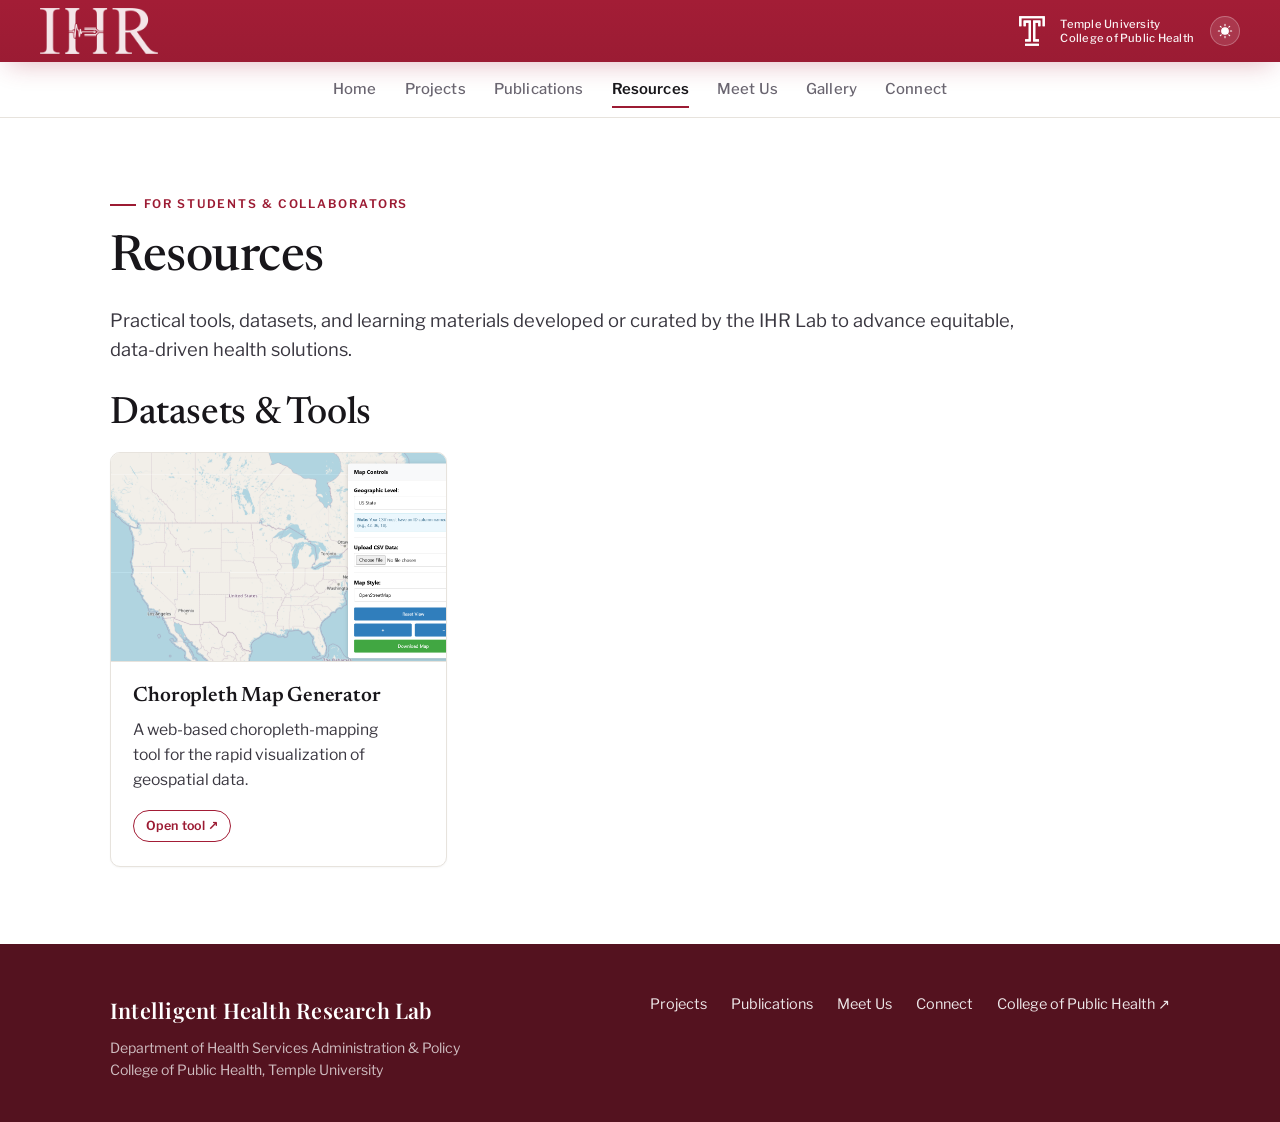
<file: resources.html>
<!doctype html>
<html lang="en">
<head>
  <meta charset="utf-8">
  <meta name="viewport" content="width=device-width, initial-scale=1, viewport-fit=cover">
  <title>Resources · IHR Lab</title>
  <meta name="description" content="Tools, datasets, and learning materials from the Intelligent Health Research Lab, including the Choropleth Map Generator.">
  <meta name="theme-color" content="#990000">
  <meta property="og:type" content="website">
  <meta property="og:site_name" content="Intelligent Health Research Lab">
  <meta property="og:title" content="Resources · IHR Lab">
  <meta property="og:description" content="Tools, datasets, and learning materials from the Intelligent Health Research Lab, including the Choropleth Map Generator.">
  <meta property="og:image" content="assets/img/AI2Equity.png">
  <meta name="twitter:card" content="summary_large_image">
  <link rel="icon" type="image/png" href="assets/img/logo-icon.png">
  <link rel="preconnect" href="https://fonts.googleapis.com">
  <link rel="preconnect" href="https://fonts.gstatic.com" crossorigin>
  <link href="https://fonts.googleapis.com/css2?family=Newsreader:ital,opsz,wght@0,6..72,400;0,6..72,500;0,6..72,600;1,6..72,400;1,6..72,500&family=Playfair+Display:wght@500;600;700&family=Libre+Franklin:wght@400;500;600;700&display=swap" rel="stylesheet">
  <link rel="stylesheet" href="assets/css/style.css">
  <script>
    // Apply saved theme before paint to avoid flash
    try { var t = localStorage.getItem('ihr-theme'); if (t) document.documentElement.setAttribute('data-theme', t); } catch (e) {}
  </script>
</head>
<body>
  <a class="skip-link" href="#main">Skip to content</a>
  <header id="main-header">
    <div class="header-top">
      <a href="index.html" class="masthead-logo" aria-label="IHR Lab — Intelligent Health Research Lab, home">
        <img src="assets/img/logo-mark-white.png" alt="Intelligent Health Research Lab">
      </a>
      <div class="header-top-right">
        <img src="assets/img/temple-logo.svg" alt="Temple University" class="temple-logo-icon">
        <div class="temple-text">
          Temple University<br>
          College of Public Health
        </div>
        <button class="theme-toggle" type="button" aria-label="Toggle dark mode" title="Toggle dark mode">
          <svg class="sun" viewBox="0 0 24 24" width="18" height="18" aria-hidden="true"><path fill="currentColor" d="M12 4V2m0 20v-2m8-8h2M2 12h2m13.66 5.66 1.41 1.41M4.93 4.93l1.41 1.41m0 11.32-1.41 1.41M19.07 4.93l-1.41 1.41M12 7a5 5 0 1 0 0 10 5 5 0 0 0 0-10z" stroke="currentColor" stroke-width="1.6" fill="none" stroke-linecap="round"/></svg>
          <svg class="moon" viewBox="0 0 24 24" width="18" height="18" aria-hidden="true"><path fill="currentColor" d="M21 12.79A9 9 0 1 1 11.21 3 7 7 0 0 0 21 12.79z"/></svg>
        </button>
      </div>
    </div>
    <div class="container nav-container">
      <nav class="nav" aria-label="Primary">
        <button class="nav-toggle" aria-label="Toggle navigation" aria-controls="primary-nav" aria-expanded="false">
          <svg class="hamburger-icon" viewBox="0 0 24 24" width="24" height="24" fill="none" stroke="currentColor" stroke-width="1.8" stroke-linecap="round" aria-hidden="true"><line x1="4" y1="7" x2="20" y2="7"/><line x1="4" y1="12" x2="20" y2="12"/><line x1="4" y1="17" x2="20" y2="17"/></svg>
          <svg class="close-icon" viewBox="0 0 24 24" width="24" height="24" fill="none" stroke="currentColor" stroke-width="1.8" stroke-linecap="round" aria-hidden="true"><line x1="6.5" y1="6.5" x2="17.5" y2="17.5"/><line x1="17.5" y1="6.5" x2="6.5" y2="17.5"/></svg>
        </button>
        <div class="navlinks" id="primary-nav">
          <a href="index.html">Home</a>
          <a href="projects.html">Projects</a>
          <a href="publications.html">Publications</a>
          <a href="resources.html" aria-current="page">Resources</a>
          <a href="people.html">Meet Us</a>
          <a href="gallery.html">Gallery</a>
          <a href="connect.html">Connect</a>
        </div>
      </nav>
    </div>
  </header>

  <main id="main">
    <section class="section">
      <div class="container">
        <span class="eyebrow">For students &amp; collaborators</span>
        <h1>Resources</h1>
        <p class="lead">Practical tools, datasets, and learning materials developed or curated by the IHR Lab to advance equitable, data-driven health solutions.</p>

        <h2 style="margin-top:1.75rem">Datasets &amp; Tools</h2>
        <div class="grid">
          <article class="card">
            <img src="assets/img/Chloropleth map.png" alt="Choropleth map generated by the lab's mapping tool">
            <div class="card-body">
              <h3>Choropleth Map Generator</h3>
              <p>A web-based choropleth-mapping tool for the rapid visualization of geospatial data.</p>
              <div class="tags"><a class="tag" href="https://theinformaticslab.com/applications/choropleth_map/" target="_blank" rel="noopener">Open tool &#8599;</a></div>
            </div>
          </article>
        </div>
      </div>
    </section>
  </main>

  <footer>
    <div class="container">
      <div class="footer-brand">
        <span class="footer-sig">Intelligent Health Research Lab</span>
        <span class="small">
          Department of Health Services Administration &amp; Policy<br>
          College of Public Health, Temple University
        </span>
      </div>
      <div class="footer-links">
        <a href="projects.html">Projects</a>
        <a href="publications.html">Publications</a>
        <a href="people.html">Meet Us</a>
        <a href="connect.html">Connect</a>
        <a href="https://cph.temple.edu/" target="_blank" rel="noopener">College of Public Health &#8599;</a>
      </div>
    </div>
  </footer>

  <script>
    // Footer year
    var y = document.getElementById('year'); if (y) y.textContent = new Date().getFullYear();
    // Mobile nav toggle
    var toggle = document.querySelector('.nav-toggle');
    var nav = document.getElementById('primary-nav');
    if (toggle && nav) {
      toggle.addEventListener('click', function () {
        var open = nav.classList.toggle('open');
        toggle.classList.toggle('open', open);
        toggle.setAttribute('aria-expanded', String(open));
      });
    }
    // Generic expand/collapse (projects, bios, project detail)
    document.querySelectorAll('.js-toggle').forEach(function (btn) {
      btn.addEventListener('click', function () {
        var target = document.querySelector(btn.getAttribute('data-target'));
        if (!target) return;
        var cls = btn.getAttribute('data-class') || 'collapsed';
        var on = target.classList.toggle(cls);
        btn.textContent = on ? (btn.getAttribute('data-more') || 'Read more')
                             : (btn.getAttribute('data-less') || 'Show less');
        btn.setAttribute('aria-expanded', String(!on));
      });
    });
    // Gallery "load more": reveal hidden items, hide the button
    document.querySelectorAll('.js-showmore').forEach(function (btn) {
      btn.addEventListener('click', function () {
        document.querySelectorAll(btn.getAttribute('data-target')).forEach(function (el) { el.hidden = false; });
        btn.hidden = true;
      });
    });
    // Theme toggle
    var tt = document.querySelector('.theme-toggle');
    if (tt) {
      tt.addEventListener('click', function () {
        var root = document.documentElement;
        var isDark = root.getAttribute('data-theme') === 'dark'
          || (!root.getAttribute('data-theme') && window.matchMedia('(prefers-color-scheme: dark)').matches);
        var next = isDark ? 'light' : 'dark';
        root.setAttribute('data-theme', next);
        try { localStorage.setItem('ihr-theme', next); } catch (e) {}
      });
    }
  </script>
</body>
</html>
</file>
<file: assets/css/style.css>
/* =========================================================
   Intelligent Health Research Lab — Temple University
   Editorial system: Newsreader (serif display) + Libre Franklin.
   Restrained Temple Cherry accent. Light + dark.
   ========================================================= */

/* ============ DESIGN TOKENS ============ */
:root{
  color-scheme: light;

  /* Brand — sampled from the IHR Lab logo */
  --primary:#a31d36;          /* solid fills (buttons) — logo cherry */
  --primary-strong:#84152b;   /* fill hover */
  --accent:#9c1b33;           /* cherry as text/links/keylines (AA on white) */
  --accent-soft:rgba(163,29,54,.09);
  --oxblood:#54121f;          /* deep field (footer) */
  --masthead:#a31d36;         /* header band — logo crimson */

  /* Warm neutrals */
  --ink:#18161a;              /* headings / strong text */
  --body:#3a3740;             /* body copy */
  --muted:#6a6570;            /* secondary text (AA on white) */
  --faint:#8b8690;            /* captions */
  --bg:#ffffff;               /* page ground */
  --surface:#ffffff;          /* cards */
  --band:#f7f5f2;             /* warm section band */
  --surface-alt:#f4f2ee;      /* meta blocks */
  --border:#e7e3dd;           /* hairline */
  --border-strong:#d7d2ca;
  --on-primary:#ffffff;

  /* UI */
  --radius:10px;
  --radius-sm:7px;
  --shadow:0 1px 2px rgba(24,18,20,.04);
  --shadow-lg:0 18px 40px -18px rgba(24,18,20,.28);
  --ring:0 0 0 3px rgba(153,0,0,.28);

  /* Layout */
  --maxw:1140px;
  --measure:72ch;
  --page-top:clamp(2rem,5vw,3rem);
  --section-y:clamp(3rem,6vw,5rem);

  /* Motion */
  --ease:cubic-bezier(.2,.8,.2,1);

  /* Fonts */
  --font-head:"Newsreader",Georgia,"Times New Roman",serif;
  --font-body:"Libre Franklin",system-ui,-apple-system,"Segoe UI",Roboto,Helvetica,Arial,sans-serif;
}

@media (prefers-color-scheme: dark){
  :root:not([data-theme="light"]){
    color-scheme: dark;
    --primary:#c62b2b; --primary-strong:#e04a4a;
    --accent:#ff9ea0; --accent-soft:rgba(255,150,150,.12); --oxblood:#2a1214;
    --ink:#f4f1ee; --body:#d6d1d3; --muted:#a49ea6; --faint:#8f8992;
    --bg:#141216; --surface:#1b181d; --band:#1e1a20; --surface-alt:#221e25;
    --border:#332e37; --border-strong:#413a45; --on-primary:#ffffff;
    --masthead:#9a3a48;   /* softer dusty crimson for dark mode */
    --shadow:0 1px 2px rgba(0,0,0,.4);
    --shadow-lg:0 18px 40px -16px rgba(0,0,0,.7);
    --ring:0 0 0 3px rgba(255,150,150,.4);
  }
}
:root[data-theme="dark"]{
  color-scheme: dark;
  --primary:#c62b2b; --primary-strong:#e04a4a;
  --accent:#ff9ea0; --accent-soft:rgba(255,150,150,.12); --oxblood:#2a1214;
  --ink:#f4f1ee; --body:#d6d1d3; --muted:#a49ea6; --faint:#8f8992;
  --bg:#141216; --surface:#1b181d; --band:#1e1a20; --surface-alt:#221e25;
  --border:#332e37; --border-strong:#413a45; --on-primary:#ffffff;
  --masthead:#9a3a48;
  --shadow:0 1px 2px rgba(0,0,0,.4);
  --shadow-lg:0 18px 40px -16px rgba(0,0,0,.7);
  --ring:0 0 0 3px rgba(255,150,150,.4);
}

/* ============ BASE ============ */
*{ box-sizing:border-box }
html{ scroll-behavior:smooth; scroll-padding-top:110px; -webkit-text-size-adjust:100% }
@media (prefers-reduced-motion: reduce){
  *,*::before,*::after{ animation-duration:.01ms !important; animation-iteration-count:1 !important; transition:none !important; scroll-behavior:auto !important }
}
body{
  margin:0; font-family:var(--font-body); color:var(--body); background:var(--bg);
  font-size:17px; line-height:1.68; min-height:100vh; display:flex; flex-direction:column;
  -webkit-font-smoothing:antialiased; text-rendering:optimizeLegibility;
}
h1,h2,h3,h4{ font-family:var(--font-head); color:var(--ink); font-weight:500; line-height:1.14; text-wrap:balance; letter-spacing:-.01em }
p{ text-wrap:pretty }
img{ max-width:100%; height:auto; display:block }
a{ color:var(--accent); text-decoration:none }
a:hover{ text-decoration:underline; text-underline-offset:3px; text-decoration-thickness:1px }
:focus-visible{ outline:none; box-shadow:var(--ring); border-radius:4px }
main{ flex:1; display:block }
hr{ border:0; border-top:1px solid var(--border); margin:2.5rem 0 }

.skip-link{
  position:absolute; left:12px; top:-48px; z-index:100;
  background:var(--ink); color:#fff; padding:.6rem 1rem; border-radius:0 0 8px 8px;
  font-weight:600; font-size:.85rem; transition:top .18s ease;
}
.skip-link:focus{ top:0; text-decoration:none }

/* ============ LAYOUT HELPERS ============ */
.container{ width:100%; max-width:var(--maxw); margin-inline:auto; padding-inline:clamp(1.15rem,4vw,2.5rem) }
.section{ padding-block:var(--section-y) }
.section.band{ background:var(--band); border-block:1px solid var(--border) }
.measure{ max-width:var(--measure) }

.section h1{ font-size:clamp(2.1rem,1.4rem + 3vw,3.1rem); margin:0 0 1rem }
.section h2{ font-size:clamp(1.7rem,1.2rem + 1.9vw,2.35rem); margin:0 0 1rem; color:var(--ink) }
.lead{ color:var(--body); max-width:var(--measure); font-size:1.15rem; line-height:1.6 }
.lead.muted, p.muted{ color:var(--muted) }

.eyebrow{
  display:block; font-family:var(--font-body); font-weight:600;
  font-size:.74rem; letter-spacing:.16em; text-transform:uppercase;
  color:var(--accent); margin:0 0 1rem;
}
.eyebrow::before{
  content:""; display:inline-block; width:26px; height:1.5px; margin-right:.7em;
  background:var(--accent); vertical-align:middle;
}

/* Mission / Vision */
.mv-grid{ display:grid; grid-template-columns:1fr 1fr; gap:clamp(1.5rem,4vw,3.5rem) }
.mv-item p{ margin:0; font-size:1.12rem; line-height:1.6; color:var(--body); max-width:52ch }

/* ============ HEADER / NAV ============ */
header{
  position:sticky; top:env(safe-area-inset-top,0px); z-index:30;
  background:color-mix(in srgb, var(--bg) 92%, transparent);
  backdrop-filter:saturate(1.05) blur(12px);
  border-bottom:1px solid var(--border);
}
/* Masthead — logo on the red band, Temple identity on the right */
.header-top{
  background:linear-gradient(to bottom, var(--masthead), color-mix(in srgb, var(--masthead) 92%, #3a0a11));
  color:#fff;
  padding:.5rem clamp(1.15rem,4vw,2.5rem);
  display:flex; align-items:center; justify-content:space-between; gap:1rem;
  box-shadow:0 10px 26px -8px rgba(163,29,54,.30);
}
.masthead-logo{ display:inline-flex; align-items:center; line-height:0; flex-shrink:0 }
.masthead-logo img{ height:46px; width:auto; display:block }
.masthead-logo:hover{ text-decoration:none }
/* Dark mode: soften the masthead's bottom edge so it melts into the dark */
:root[data-theme="dark"] .header-top{
  background:linear-gradient(to bottom, var(--masthead), color-mix(in srgb, var(--masthead) 74%, #17141a));
  box-shadow:0 8px 22px rgba(154,58,72,.28), 0 16px 40px -10px rgba(0,0,0,.55);
}
@media (prefers-color-scheme: dark){
  :root:not([data-theme="light"]) .header-top{
    background:linear-gradient(to bottom, var(--masthead), color-mix(in srgb, var(--masthead) 74%, #17141a));
    box-shadow:0 8px 22px rgba(154,58,72,.28), 0 16px 40px -10px rgba(0,0,0,.55);
  }
}
.header-top-right{ display:flex; align-items:center; gap:.85rem; font-size:.72rem; font-weight:500; letter-spacing:.02em }
.temple-logo-icon{ height:34px; width:auto; flex-shrink:0; display:block }
.temple-text{ line-height:1.25; font-size:.7rem; flex-shrink:0; opacity:.95 }

/* Nav row — centered */
.nav-container{
  display:flex; align-items:center; justify-content:center;
  padding:.5rem clamp(1.15rem,4vw,2.5rem); position:relative; min-height:48px;
}
nav.nav{ display:flex; align-items:center; justify-content:center }
.navlinks{ display:flex; gap:.25rem; align-items:center; flex-wrap:wrap; justify-content:center }
.navlinks a{
  position:relative; padding:.45rem .75rem; color:var(--muted);
  font-weight:500; font-size:.93rem; letter-spacing:.01em; border-radius:6px;
  transition:color .18s;
}
.navlinks a::after{
  content:""; position:absolute; left:.75rem; right:.75rem; bottom:.1rem; height:1.5px;
  background:var(--accent); transform:scaleX(0); transform-origin:left; transition:transform .2s var(--ease);
}
.navlinks a:hover{ color:var(--ink); text-decoration:none }
.navlinks a:hover::after{ transform:scaleX(1) }
.navlinks a.active,.navlinks a[aria-current="page"]{ color:var(--ink); font-weight:600 }
.navlinks a.active::after,.navlinks a[aria-current="page"]::after{ transform:scaleX(1) }

/* mobile toggle */
.nav-toggle{
  display:none; position:absolute; right:clamp(1.15rem,4vw,2.5rem); top:50%; transform:translateY(-50%);
  border:0; background:transparent; padding:.4rem; cursor:pointer;
  border-radius:8px; color:var(--ink); width:44px; height:44px; align-items:center; justify-content:center;
}
.nav-toggle svg.close-icon{ display:none }
.nav-toggle.open svg.hamburger-icon{ display:none }
.nav-toggle.open svg.close-icon{ display:inline }

@media (max-width:820px){
  .temple-text{ display:none }
  .masthead-logo img{ height:40px }
  .nav-toggle{ display:inline-flex }
  .navlinks{
    position:absolute; left:0; right:0; top:calc(100% + .3rem);
    flex-direction:column; align-items:stretch; gap:.1rem;
    background:var(--surface); border:1px solid var(--border);
    border-radius:12px; box-shadow:var(--shadow-lg); padding:.5rem;
    opacity:0; transform:translateY(-6px); pointer-events:none; max-height:0; overflow:hidden;
    transition:opacity .22s var(--ease), transform .22s var(--ease), max-height .22s var(--ease);
  }
  .navlinks.open{ opacity:1; transform:translateY(0); pointer-events:auto; max-height:70vh; padding:.5rem }
  .navlinks a{ padding:.7rem .8rem; color:var(--body); font-size:1rem }
  .navlinks a::after{ display:none }
  .navlinks a.active{ background:var(--accent-soft); border-radius:7px }
}

/* ============ BUTTONS ============ */
.btn{
  display:inline-flex; align-items:center; justify-content:center; gap:.5rem;
  background:var(--primary); color:var(--on-primary); border:1px solid var(--primary);
  padding:.72rem 1.35rem; border-radius:var(--radius-sm); font-weight:600; font-size:.94rem;
  letter-spacing:.01em; font-family:var(--font-body); transition:background .18s,border-color .18s,transform .18s,color .18s;
}
.btn:hover{ background:var(--primary-strong); border-color:var(--primary-strong); color:#fff; text-decoration:none; transform:translateY(-1px) }
.btn.ghost{ background:transparent; color:var(--ink); border-color:var(--border-strong) }
.btn.ghost:hover{ background:transparent; border-color:var(--ink); color:var(--ink); transform:translateY(-1px) }
.btn.secondary{ background:transparent; color:var(--accent); border-color:var(--primary) }
.btn.secondary:hover{ background:var(--accent-soft); color:var(--accent) }
/* Dark mode: solid buttons match the softened dusty-rose masthead */
:root[data-theme="dark"] .btn:not(.ghost):not(.secondary){ background:var(--masthead); border-color:var(--masthead) }
:root[data-theme="dark"] .btn:not(.ghost):not(.secondary):hover{ background:#ac4c59; border-color:#ac4c59 }
@media (prefers-color-scheme: dark){
  :root:not([data-theme="light"]) .btn:not(.ghost):not(.secondary){ background:var(--masthead); border-color:var(--masthead) }
  :root:not([data-theme="light"]) .btn:not(.ghost):not(.secondary):hover{ background:#ac4c59; border-color:#ac4c59 }
}

/* ============ HERO (typographic) ============ */
.hero{ border-bottom:1px solid var(--border); background:var(--bg); position:relative; overflow:hidden }
.hero::before{
  content:""; position:absolute; inset:0; z-index:0; pointer-events:none;
  background:
    radial-gradient(60% 90% at 88% 0%, var(--accent-soft) 0%, transparent 60%),
    radial-gradient(50% 80% at 0% 100%, var(--accent-soft) 0%, transparent 55%);
}
.hero-inner{ position:relative; z-index:1; padding-block:clamp(3.5rem,9vw,7rem); max-width:940px }
.hero-kicker{
  font-weight:600; font-size:.78rem; letter-spacing:.15em; text-transform:uppercase;
  color:var(--accent); margin:0 0 1.25rem;
}
.hero-title{
  font-family:var(--font-head); font-weight:500; color:var(--ink);
  font-size:clamp(2.6rem,1.4rem + 6vw,5rem); line-height:1.04; letter-spacing:-.02em; margin:0;
}
.hero-title em{ font-style:italic; font-weight:500; color:var(--accent) }
.hero-lead{ color:var(--body); font-size:clamp(1.1rem,1rem + .7vw,1.4rem); line-height:1.5; max-width:60ch; margin:1.5rem 0 0 }
.hero-actions{ display:flex; flex-wrap:wrap; gap:.85rem; margin-top:2.25rem }
.hero-meta{ margin:2.5rem 0 0; padding-top:1.25rem; border-top:1px solid var(--border); font-size:.9rem; color:var(--muted); letter-spacing:.01em }

/* ============ CARDS / GRID ============ */
.grid{ display:grid; gap:1.5rem; grid-template-columns:repeat(3,1fr) }
.grid.grid-2{ grid-template-columns:repeat(2,1fr) }

.card{
  background:var(--surface); border:1px solid var(--border); border-radius:var(--radius);
  overflow:hidden; box-shadow:var(--shadow);
  transition:border-color .2s ease, box-shadow .25s ease, transform .2s ease;
}
.card:hover{ border-color:var(--border-strong); box-shadow:var(--shadow-lg); transform:translateY(-3px) }
.card img{ border-radius:0; aspect-ratio:16/10; object-fit:cover; width:100%; border-bottom:1px solid var(--border) }
.card .card-body{ padding:1.35rem 1.4rem 1.5rem }
.card h3{ margin:.1rem 0 .55rem; color:var(--ink); font-size:1.3rem; font-weight:600 }
.feature-card h3{ color:var(--ink) }
.card p{ color:var(--body); font-size:.98rem; margin:0; line-height:1.58 }

.tag{
  display:inline-block; padding:.3rem .7rem; font-size:.78rem; font-weight:600; letter-spacing:.02em;
  border:1px solid var(--primary); border-radius:999px; color:var(--accent); background:transparent;
  transition:background .18s,color .18s;
}
.tag:hover{ background:var(--primary); color:#fff; text-decoration:none }
.tags{ display:flex; flex-wrap:wrap; gap:.5rem; margin-top:1.1rem }

/* ============ PEOPLE ============ */
.people{ display:grid; gap:1.5rem; grid-template-columns:repeat(auto-fill,minmax(260px,1fr)); margin-top:1.75rem }
.person-item{
  background:var(--surface); border:1px solid var(--border); border-radius:var(--radius);
  padding:1.6rem 1.4rem; display:flex; flex-direction:column; box-shadow:var(--shadow);
  transition:border-color .2s ease, box-shadow .25s ease, transform .2s ease;
}
.person-item:hover{ border-color:var(--border-strong); box-shadow:var(--shadow-lg); transform:translateY(-3px) }
.person-profile{ display:flex; flex-direction:column; align-items:center; flex-grow:1 }
.person-profile img{ width:100%; aspect-ratio:1/1; height:auto; object-fit:cover; object-position:center top; border-radius:8px; margin-bottom:1.3rem; background:var(--band) }
.person-profile h3{ color:var(--ink); font-size:1.3rem; font-weight:600; margin:0 0 .3rem; text-align:center; letter-spacing:-.01em }
.person-role{ color:var(--accent); font-family:var(--font-body); font-weight:600; font-size:.74rem; letter-spacing:.08em; text-transform:uppercase; margin:0 0 1rem; text-align:center }
.bio-text{ text-align:left; color:var(--muted); font-size:.94rem; line-height:1.62; width:100% }
.bio-text p{ margin:0 0 .7rem }
.bio-text p:last-child{ margin-bottom:0 }
.bio-text.truncated{ display:-webkit-box; -webkit-line-clamp:6; line-clamp:6; -webkit-box-orient:vertical; overflow:hidden; max-height:180px }
.social-person{ display:flex; justify-content:center; gap:.6rem; margin-top:1.2rem; padding-top:1.1rem; border-top:1px solid var(--border); width:100% }
.social-person a{
  width:36px; height:36px; display:inline-flex; align-items:center; justify-content:center;
  border-radius:50%; background:transparent; color:var(--muted); border:1px solid var(--border-strong);
  transition:all .18s ease;
}
.social-person a:hover{ background:var(--primary); color:#fff; border-color:var(--primary); text-decoration:none }
.social-person a svg{ width:16px; height:16px }

.load-more-btn{
  align-self:center; background:transparent; color:var(--accent); border:1px solid var(--border-strong);
  padding:.5rem 1.1rem; border-radius:var(--radius-sm); cursor:pointer; font-size:.82rem; font-weight:600;
  font-family:var(--font-body); letter-spacing:.02em; margin-top:1.1rem; transition:border-color .18s,color .18s;
}
.load-more-btn:hover{ border-color:var(--accent); color:var(--accent) }

/* ============ PROJECTS ============ */
.projects-stack{ display:flex; flex-direction:column; gap:1.5rem; max-width:920px; margin:1.75rem auto 0 }
.project-card{
  background:var(--surface); border:1px solid var(--border); border-radius:var(--radius);
  padding:clamp(1.5rem,3vw,2.25rem); box-shadow:var(--shadow);
  transition:border-color .2s ease, box-shadow .25s ease;
}
.project-card:hover{ border-color:var(--border-strong); box-shadow:var(--shadow-lg) }
.project-card > img{ width:100%; max-width:440px; margin:0 auto 1.4rem; border-radius:8px; border:1px solid var(--border) }
.project-card h3{ margin:0 0 .5rem; color:var(--ink); font-size:1.5rem; font-weight:600 }
.project-tagline{ font-family:var(--font-head); font-style:italic; font-size:1.05rem; color:var(--muted); margin:.25rem 0 .9rem }
.project-card > p{ color:var(--body); font-size:1rem; margin:.75rem 0 }
.meta-block{ border-block:1px solid var(--border); padding:1.1rem 0; font-size:.92rem; line-height:1.7; margin:1.1rem 0; color:var(--body) }
.meta-block p{ margin:.3rem 0 }
.meta-block strong{ color:var(--ink); font-weight:600 }
.expandable{ overflow:hidden; transition:max-height .3s ease-out }
.expandable.collapsed{ max-height:0 }
.section-label{ margin-top:1rem; font-weight:600; color:var(--accent); font-size:.78rem; letter-spacing:.1em; text-transform:uppercase }
.explore-more{ margin-top:1.25rem; padding-top:1.25rem; border-top:1px solid var(--border) }
.explore-more h4{ color:var(--ink); margin:0 0 .6rem; font-size:.78rem; letter-spacing:.1em; text-transform:uppercase; font-family:var(--font-body); font-weight:600 }
.explore-more a{ display:block; margin-bottom:.35rem; line-height:1.5; font-size:.95rem }
.subhead{ margin:3.5rem 0 0; padding-top:2rem; border-top:1px solid var(--border); color:var(--ink); font-size:clamp(1.4rem,1.1rem + 1.2vw,1.8rem) }

/* ============ PUBLICATIONS (editorial list) ============ */
.publist{ display:flex; flex-direction:column; margin-top:1.25rem; border-top:1px solid var(--border) }
.pubitem{ padding:1.5rem 0; border-bottom:1px solid var(--border) }
.pubitem strong{ display:block; color:var(--ink); font-family:var(--font-head); font-weight:600; font-size:1.2rem; line-height:1.28; letter-spacing:-.01em }
.pubitem .meta{ color:var(--muted); font-size:.9rem; margin-top:.4rem }
.pubitem .abstract{ font-size:.97rem; color:var(--body); margin:.7rem 0 .8rem; max-width:75ch }
.pub-links{ display:flex; flex-wrap:wrap; gap:1.25rem }
.pub-links a{ font-size:.85rem; font-weight:600; letter-spacing:.02em }

/* ============ CONNECT ============ */
.social-card{ padding:0; display:block }
.social-card .social-row{ display:flex; gap:1rem; align-items:center; padding:1.3rem 1.4rem }
.social-card .icon{ width:26px; height:26px; color:var(--accent); flex:0 0 26px }
.social-card h3{ margin:0 0 .1rem; color:var(--ink); font-size:1.2rem; font-weight:600 }
.social-card:hover{ text-decoration:none }

/* ============ FOOTER ============ */
footer{ background:var(--oxblood); color:#fff; padding:3rem 0 2.5rem; margin-top:auto }
footer .container{ display:flex; justify-content:space-between; align-items:flex-start; flex-wrap:wrap; gap:1.75rem }
.footer-brand{ display:flex; flex-direction:column; gap:.5rem; max-width:380px }
.footer-sig{ font-family:"Playfair Display",Georgia,serif; font-weight:600; font-size:1.35rem; color:#fff; letter-spacing:.01em }
.footer-tagline{ font-family:var(--font-head); font-style:italic; font-size:1.02rem; color:rgba(255,255,255,.85); margin:0 0 .35rem }
footer strong{ font-family:var(--font-head); font-weight:600; font-size:1.2rem; letter-spacing:-.01em }
footer .small{ color:rgba(255,255,255,.72); font-size:.88rem; line-height:1.6 }
footer a{ color:#fff; text-decoration:none }
footer a:hover{ text-decoration:underline; text-underline-offset:3px }
.footer-links{ display:flex; gap:1.5rem; flex-wrap:wrap; font-size:.9rem }
.footer-links a{ color:rgba(255,255,255,.9) }

/* ============ UTILITIES ============ */
.small{ font-size:.9rem; color:var(--muted) }
.muted{ color:var(--muted) }
.center{ text-align:center }
.center .lead{ margin-inline:auto }
.back-link{ display:inline-block; margin-bottom:1.25rem; font-weight:600; font-size:.9rem; letter-spacing:.02em }
.sr-only{ position:absolute; width:1px; height:1px; padding:0; margin:-1px; overflow:hidden; clip:rect(0,0,0,0); white-space:nowrap; border:0 }

/* ============ PROJECT AUTHOR ============ */
.project-author{ color:var(--muted); font-size:.85rem; font-weight:600; letter-spacing:.02em; margin:0 0 .5rem }

/* ============ POSTERS (Publications) ============ */
.posters{ display:grid; grid-template-columns:repeat(auto-fill,minmax(240px,1fr)); gap:1.5rem; margin-top:1.25rem }
.poster{ margin:0; display:flex; flex-direction:column; background:var(--surface); border:1px solid var(--border); border-radius:var(--radius); overflow:hidden; box-shadow:var(--shadow); transition:border-color .2s, box-shadow .25s, transform .2s }
.poster:hover{ border-color:var(--border-strong); box-shadow:var(--shadow-lg); transform:translateY(-3px) }
.poster a{ display:block; background:var(--band) }
.poster img{ width:100%; height:220px; object-fit:cover; object-position:top; border-bottom:1px solid var(--border) }
.poster figcaption{ padding:1rem 1.15rem 1.15rem; font-size:.92rem; line-height:1.5; color:var(--body) }

/* ============ GALLERY ============ */
.gallery-section{ margin-bottom:2.75rem }
.gallery-section h2{ font-size:clamp(1.3rem,1.05rem + 1vw,1.7rem); margin:0 0 1rem }
.gallery-grid{ display:grid; grid-template-columns:repeat(auto-fill,minmax(230px,1fr)); gap:1.1rem }
.gitem{ margin:0; border-radius:var(--radius); overflow:hidden; border:1px solid var(--border); box-shadow:var(--shadow); aspect-ratio:4/3; transition:transform .2s, box-shadow .25s, border-color .2s }
.gitem:hover{ transform:translateY(-3px); box-shadow:var(--shadow-lg); border-color:var(--border-strong) }
.gitem a, .gitem img{ display:block; width:100%; height:100% }
.gitem img{ object-fit:cover }

/* ============ THEME TOGGLE ============ */
.theme-toggle{
  display:inline-flex; align-items:center; justify-content:center; width:30px; height:30px;
  border-radius:50%; cursor:pointer; background:rgba(255,255,255,.12); color:#fff;
  border:1px solid rgba(255,255,255,.28); transition:background .18s; margin-left:.15rem;
}
.theme-toggle:hover{ background:rgba(255,255,255,.24) }
.theme-toggle .moon{ display:none } .theme-toggle .sun{ display:inline }
:root[data-theme="dark"] .theme-toggle .sun{ display:none }
:root[data-theme="dark"] .theme-toggle .moon{ display:inline }
@media (prefers-color-scheme: dark){
  :root:not([data-theme="light"]) .theme-toggle .sun{ display:none }
  :root:not([data-theme="light"]) .theme-toggle .moon{ display:inline }
}

/* ============ RESPONSIVE ============ */
@media (max-width:960px){
  .grid{ grid-template-columns:1fr 1fr }
}
@media (max-width:640px){
  body{ font-size:16px }
  .grid,.grid.grid-2,.mv-grid{ grid-template-columns:1fr }
  .mv-grid{ gap:2rem }
  footer .container{ flex-direction:column }
}
/* ===== End of stylesheet ===== */
</file>
